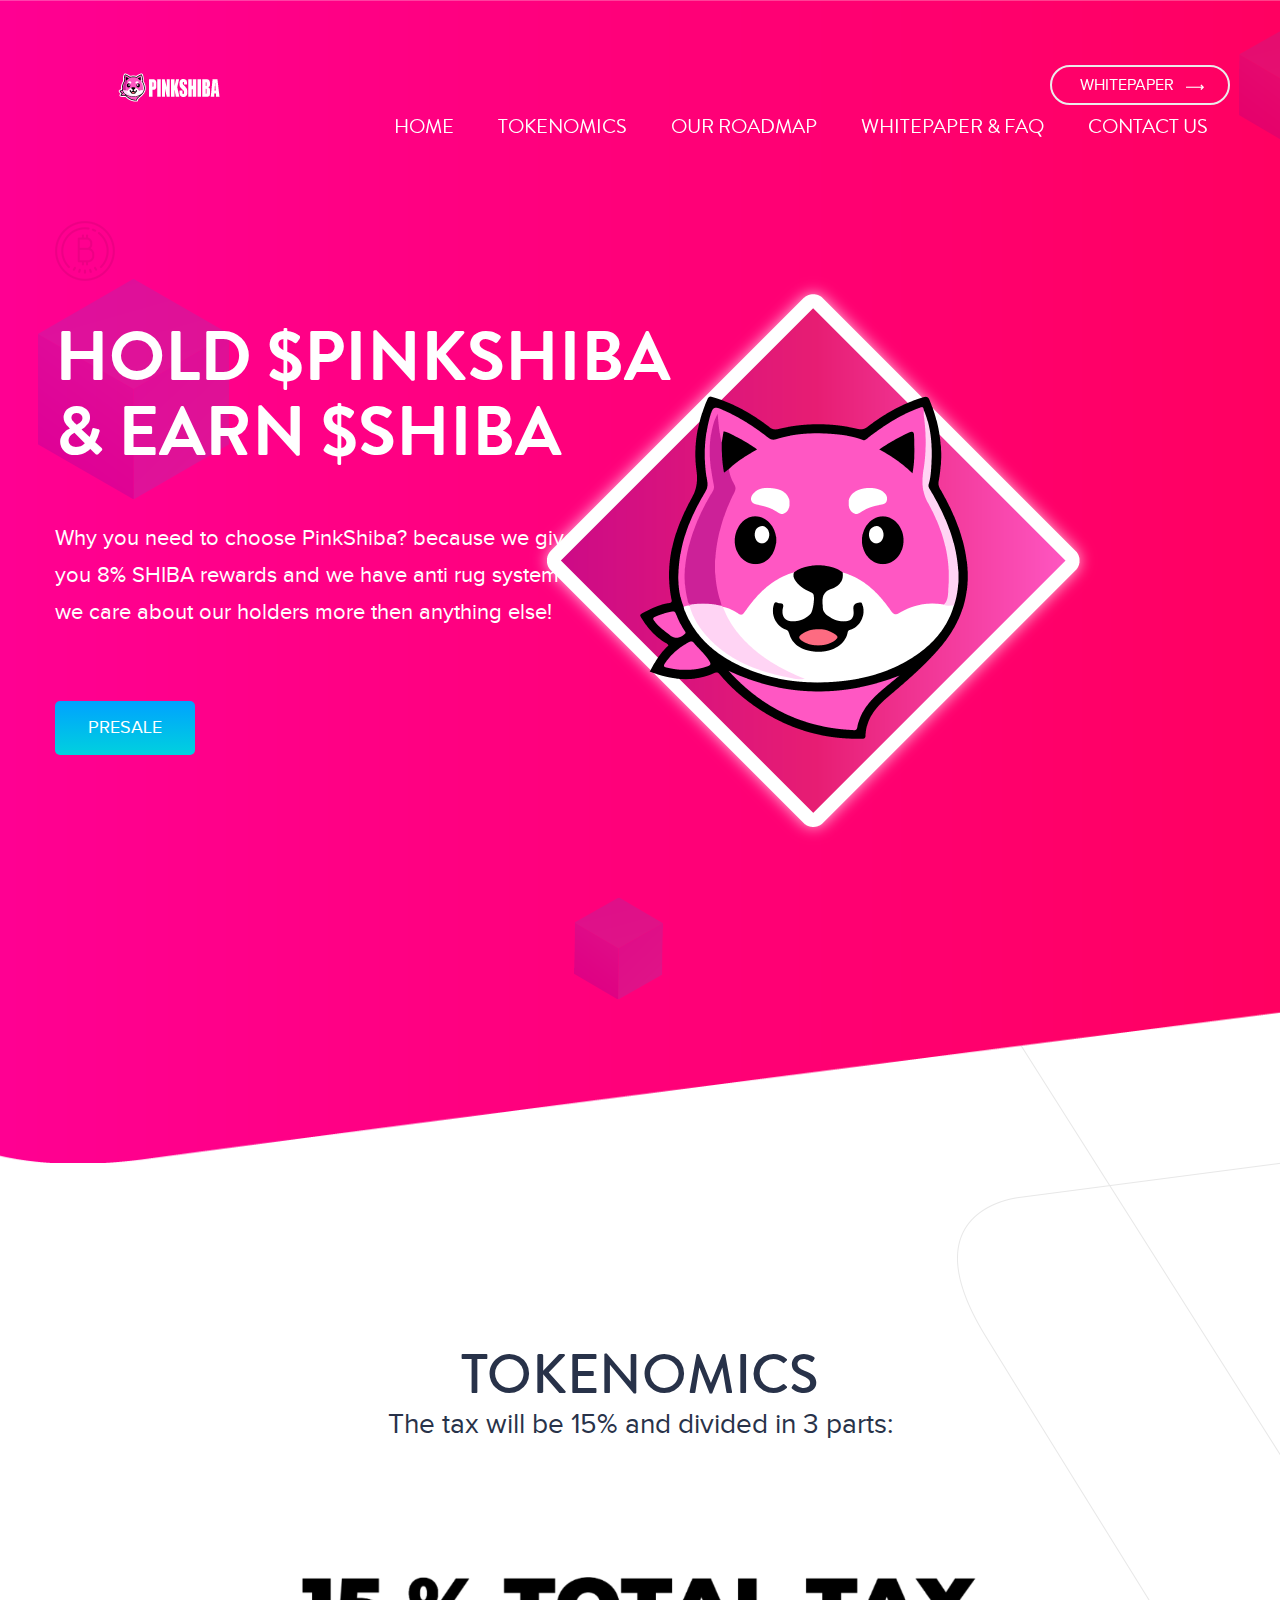
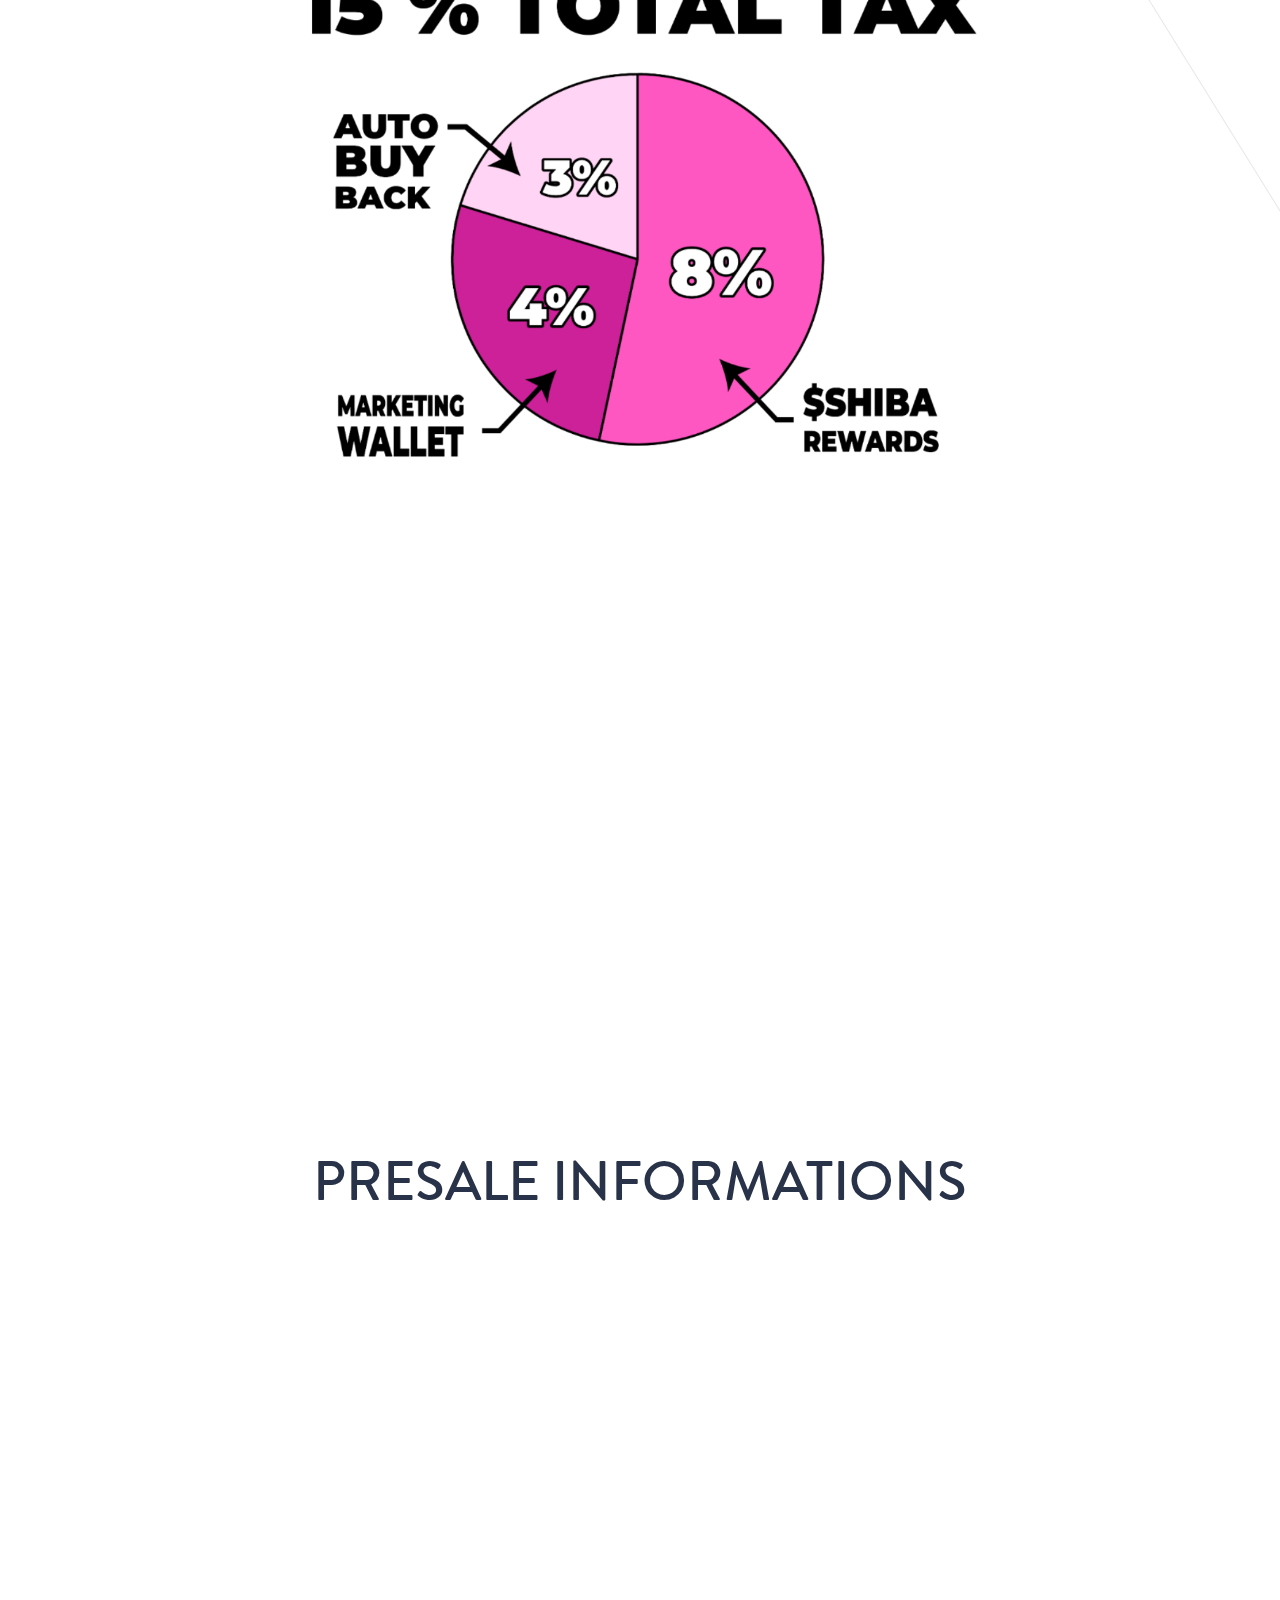
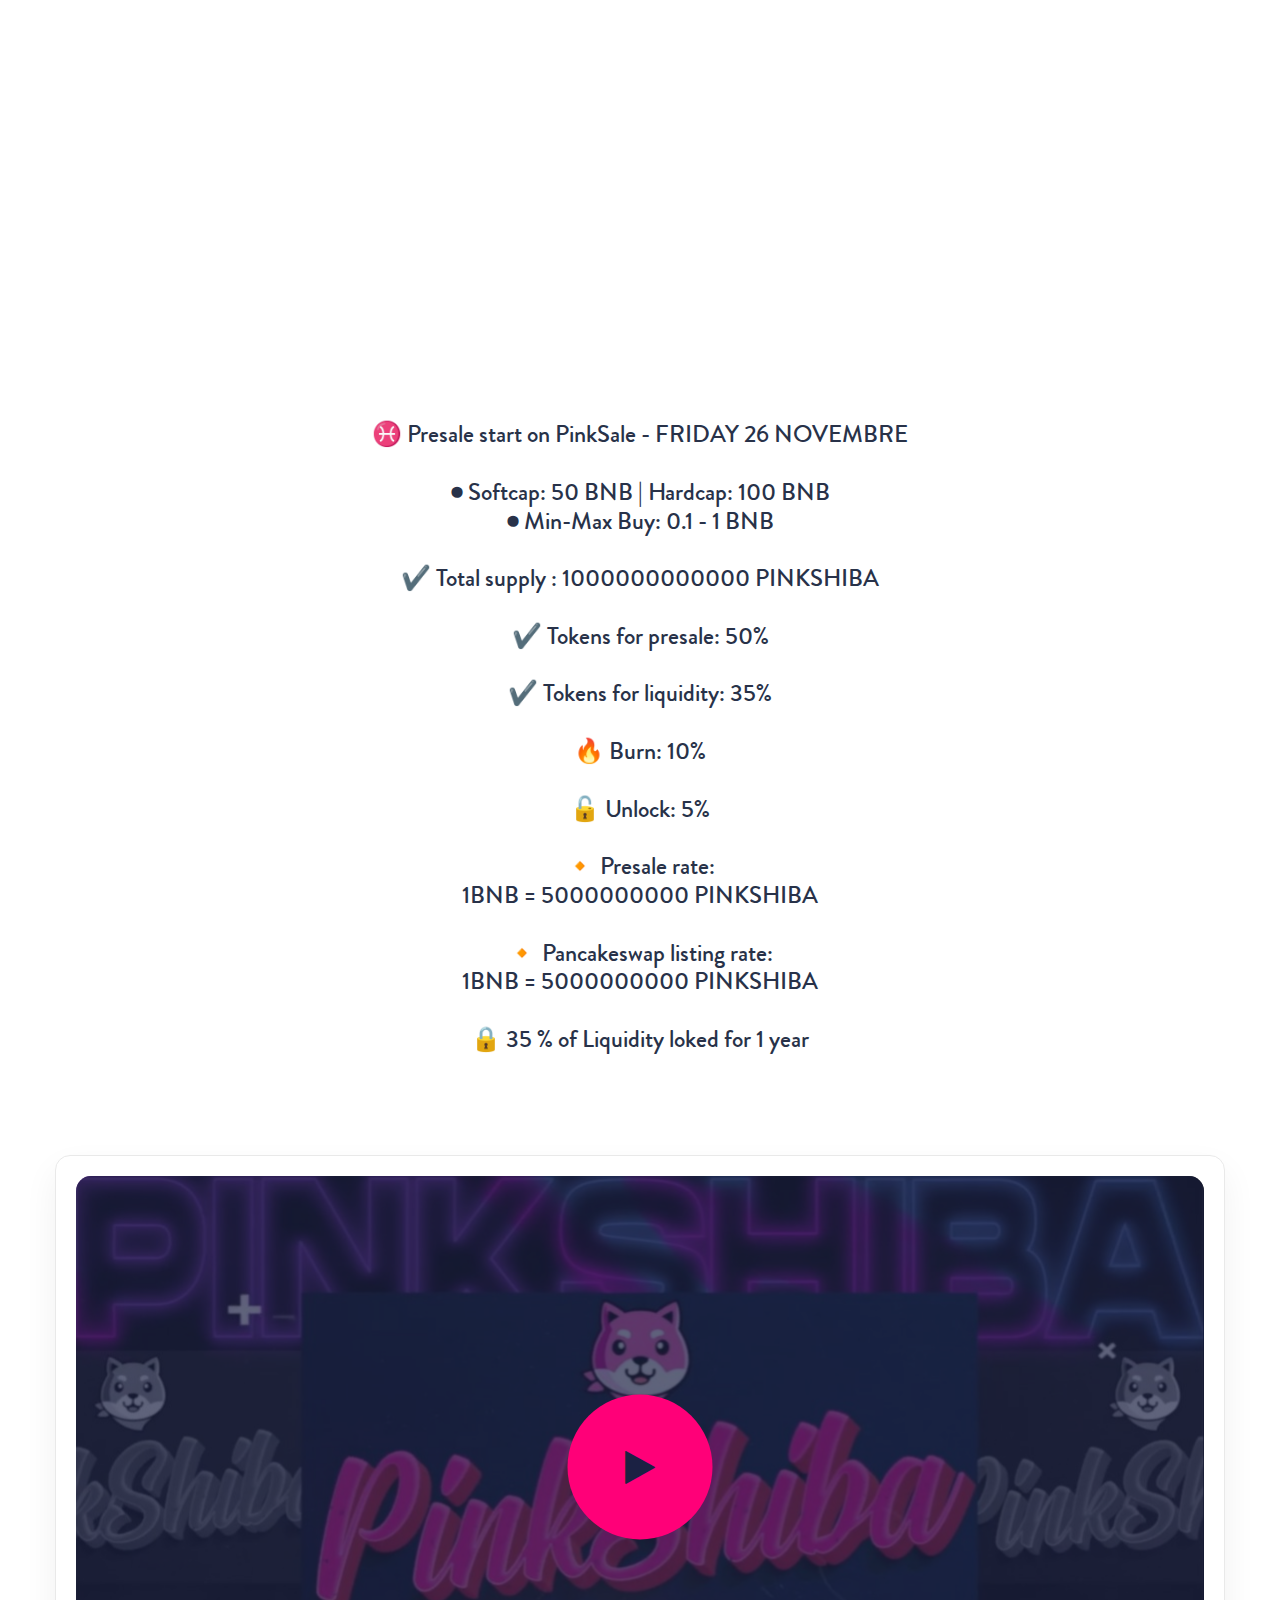
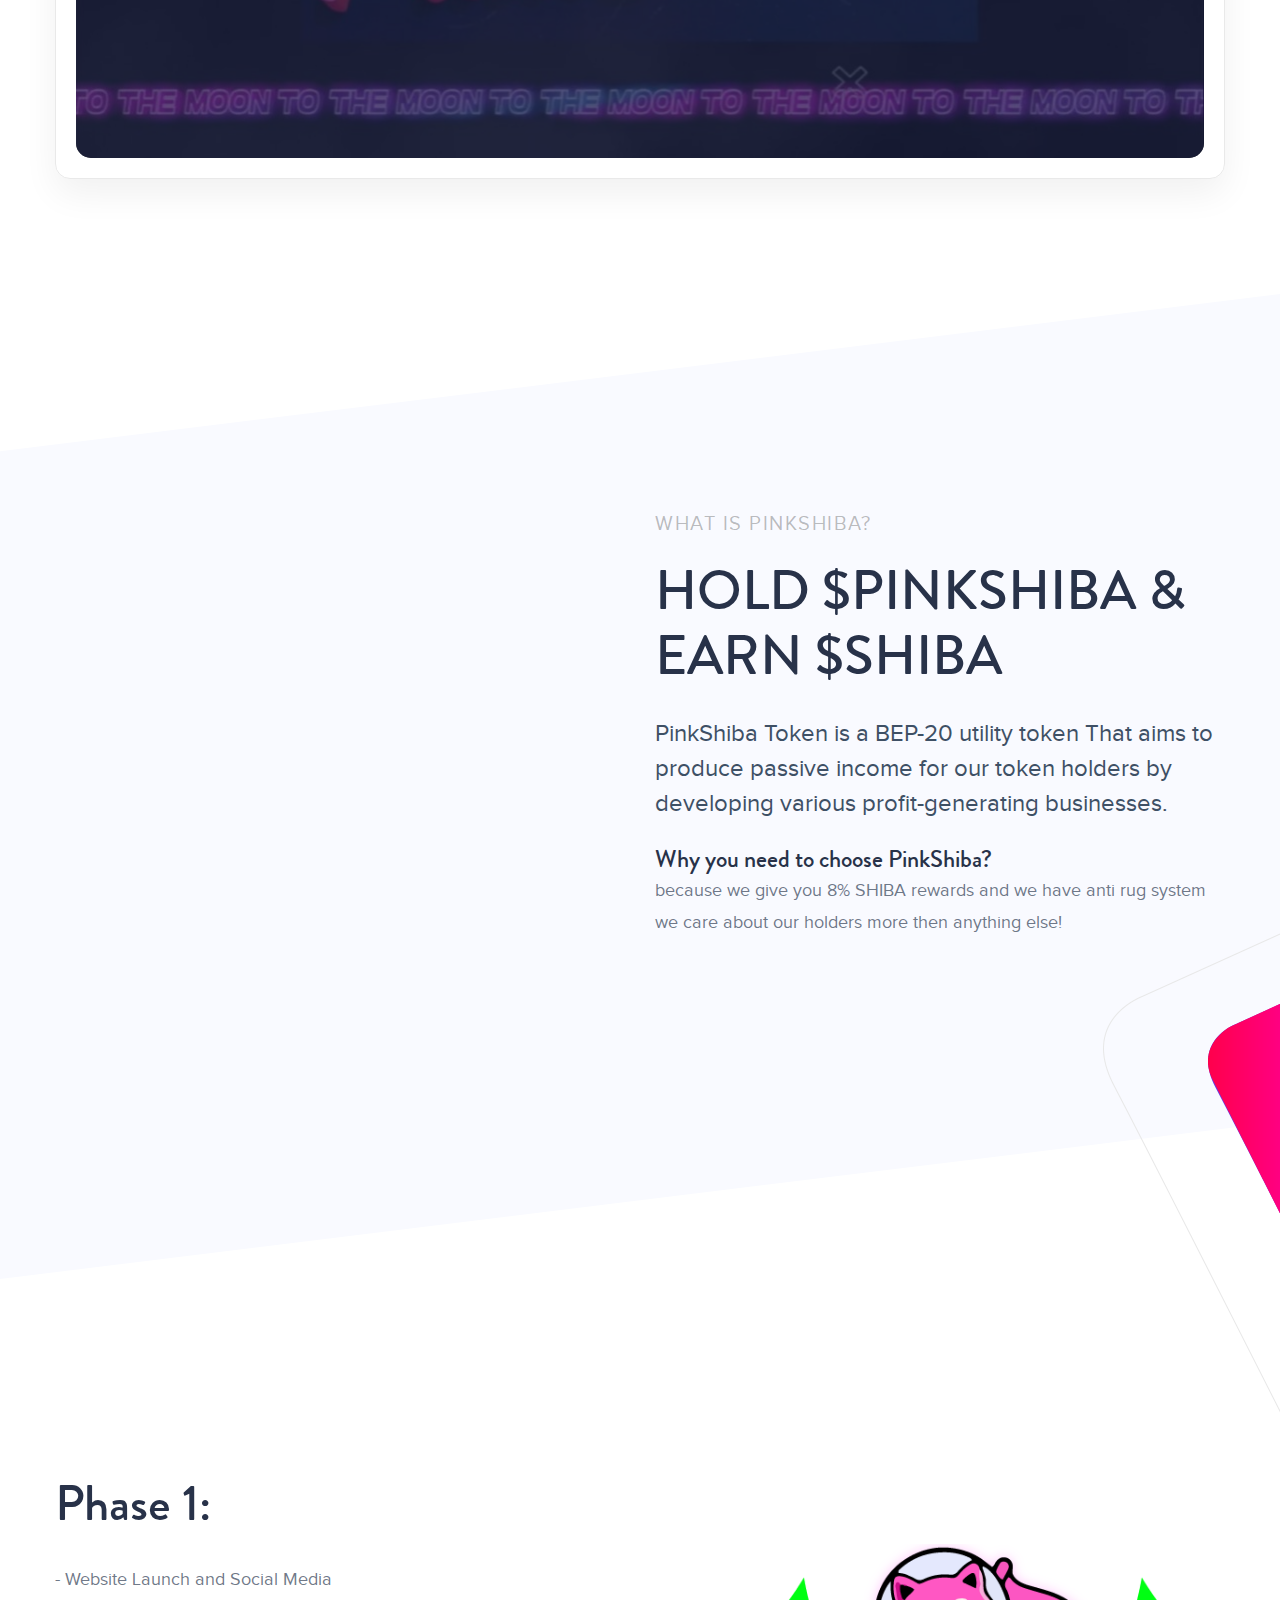
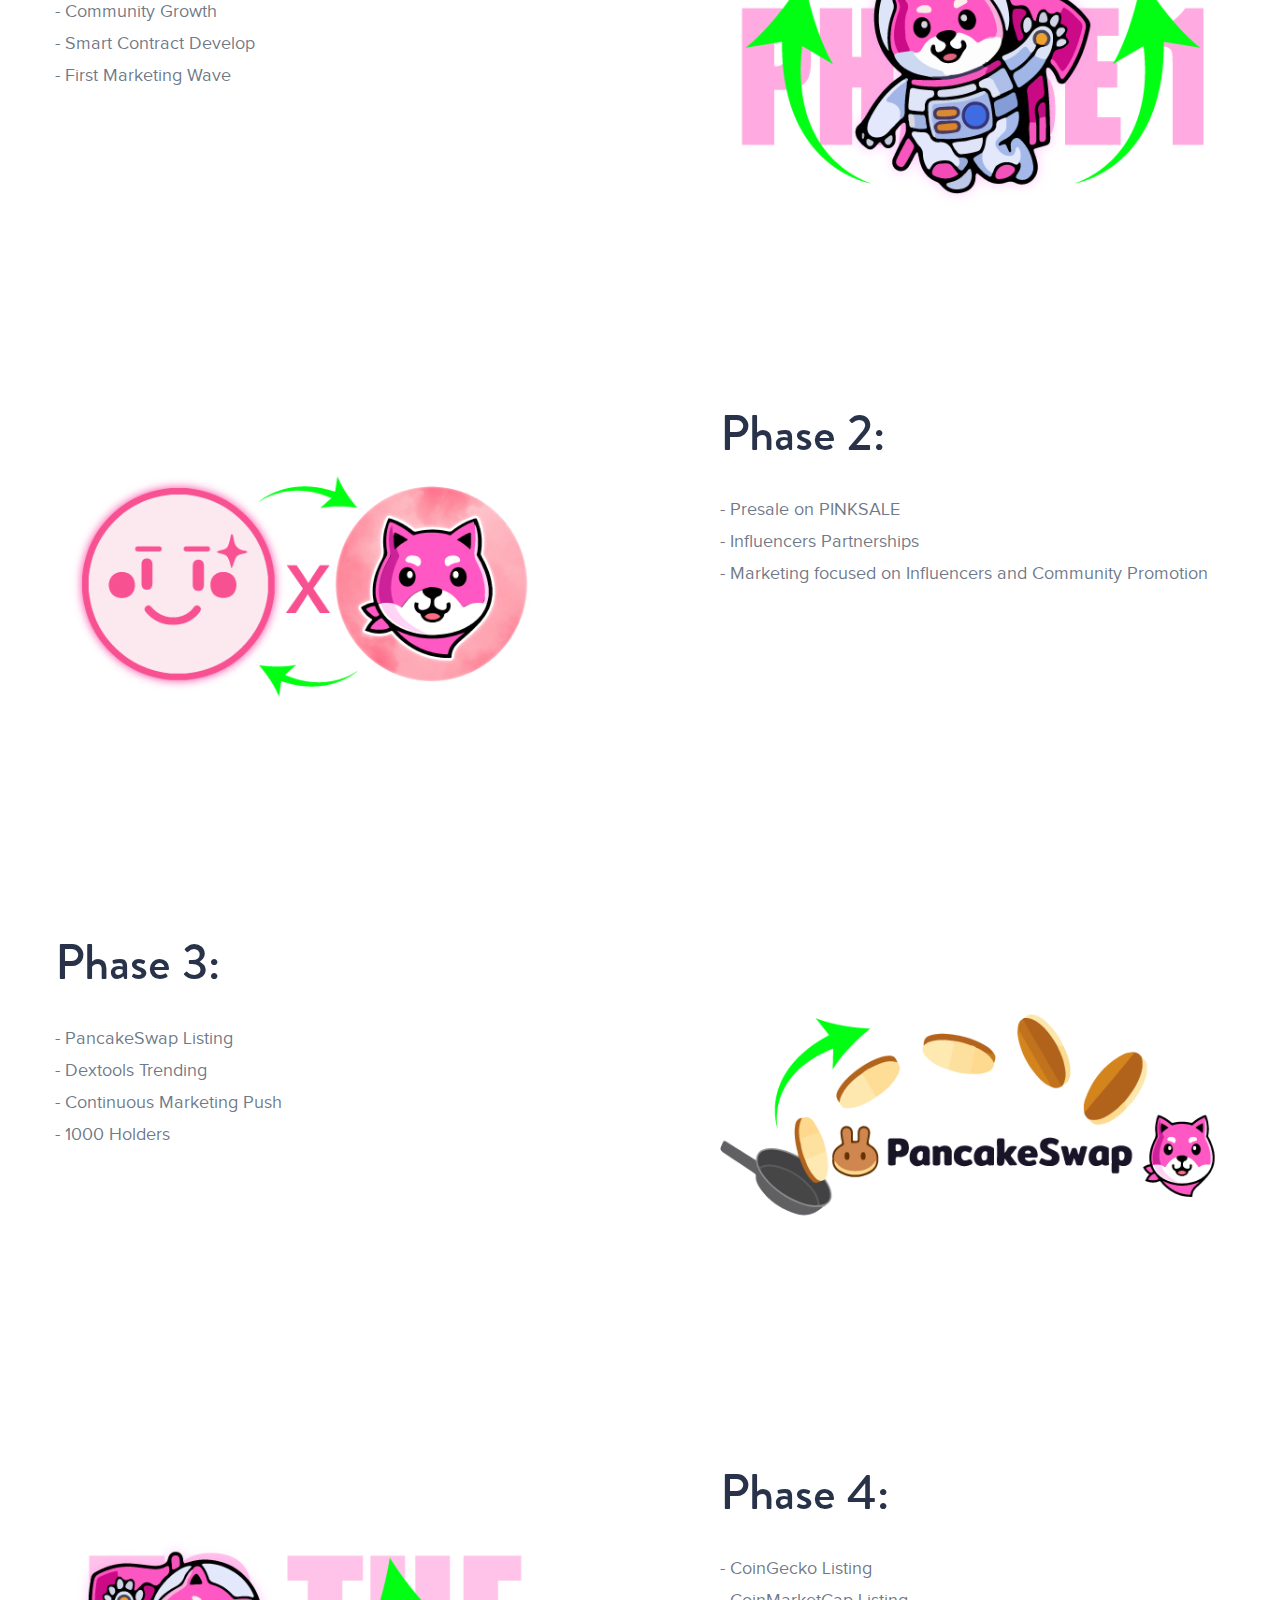
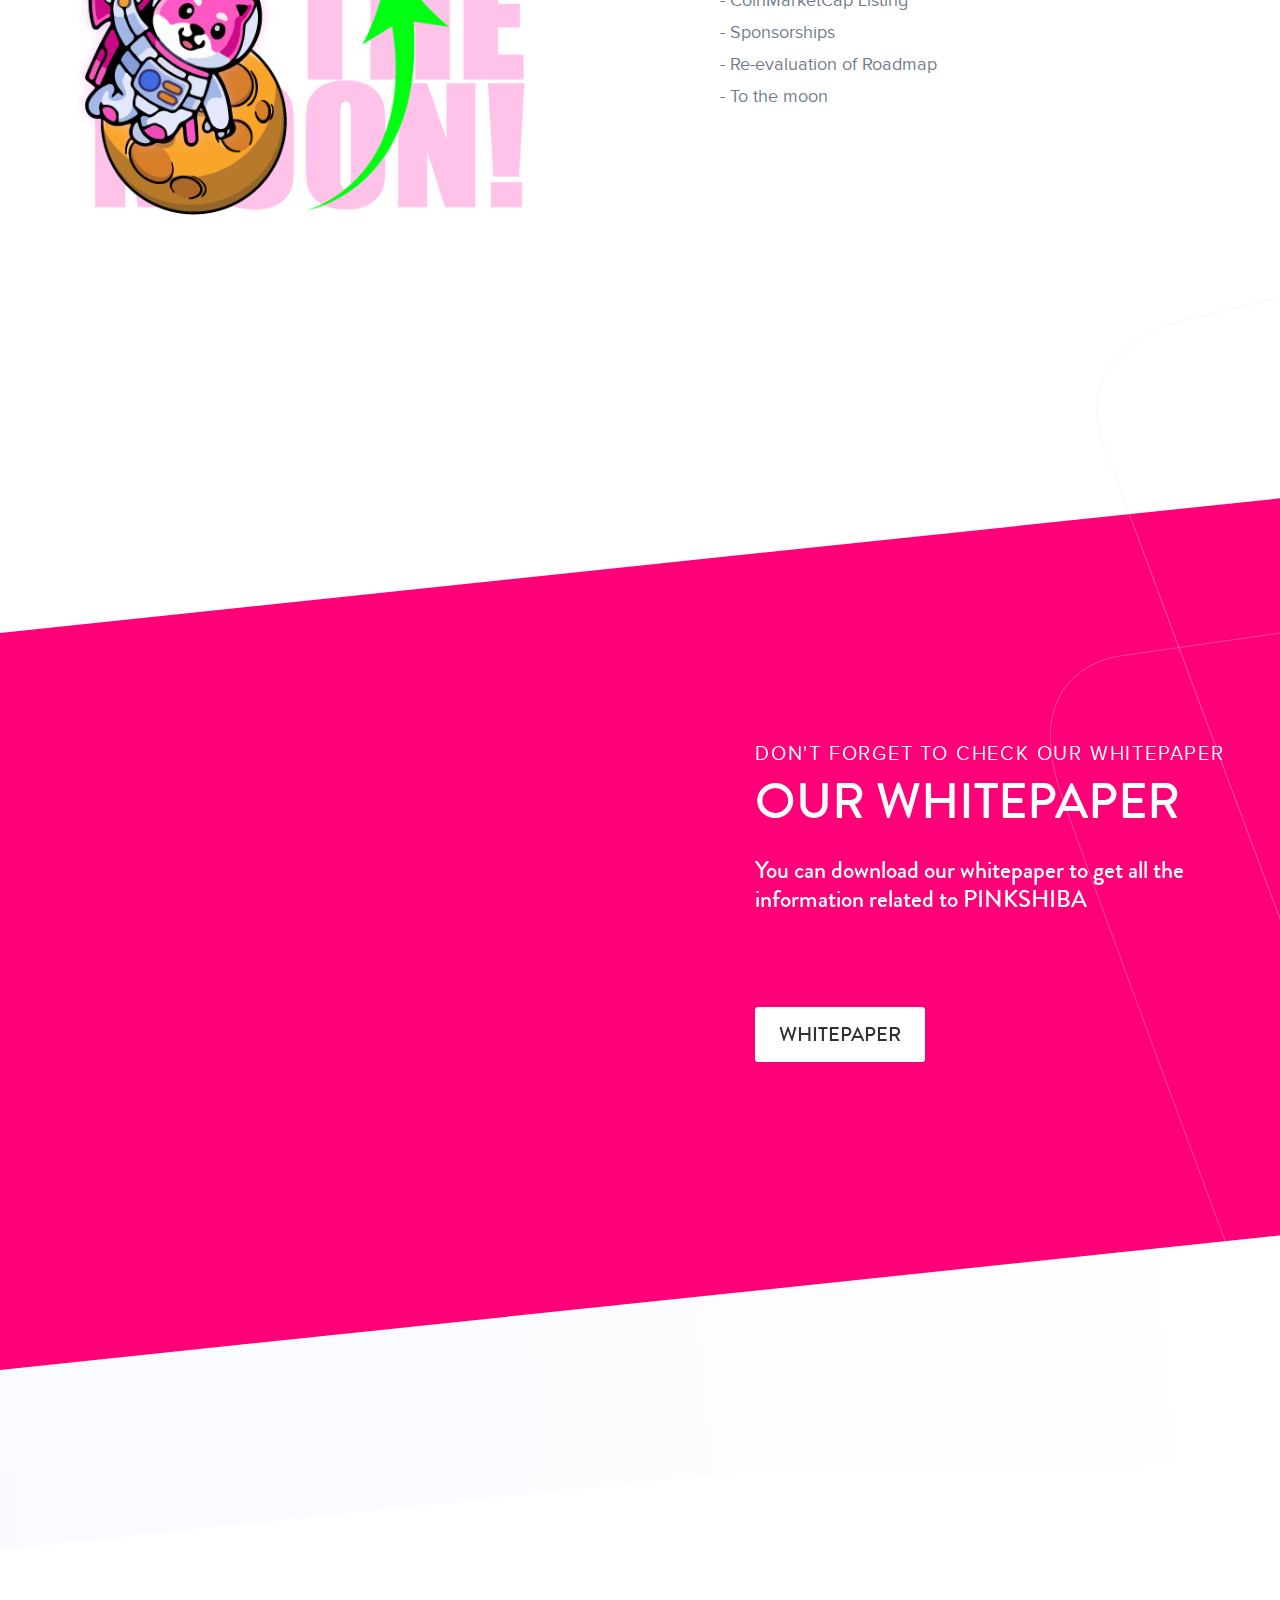
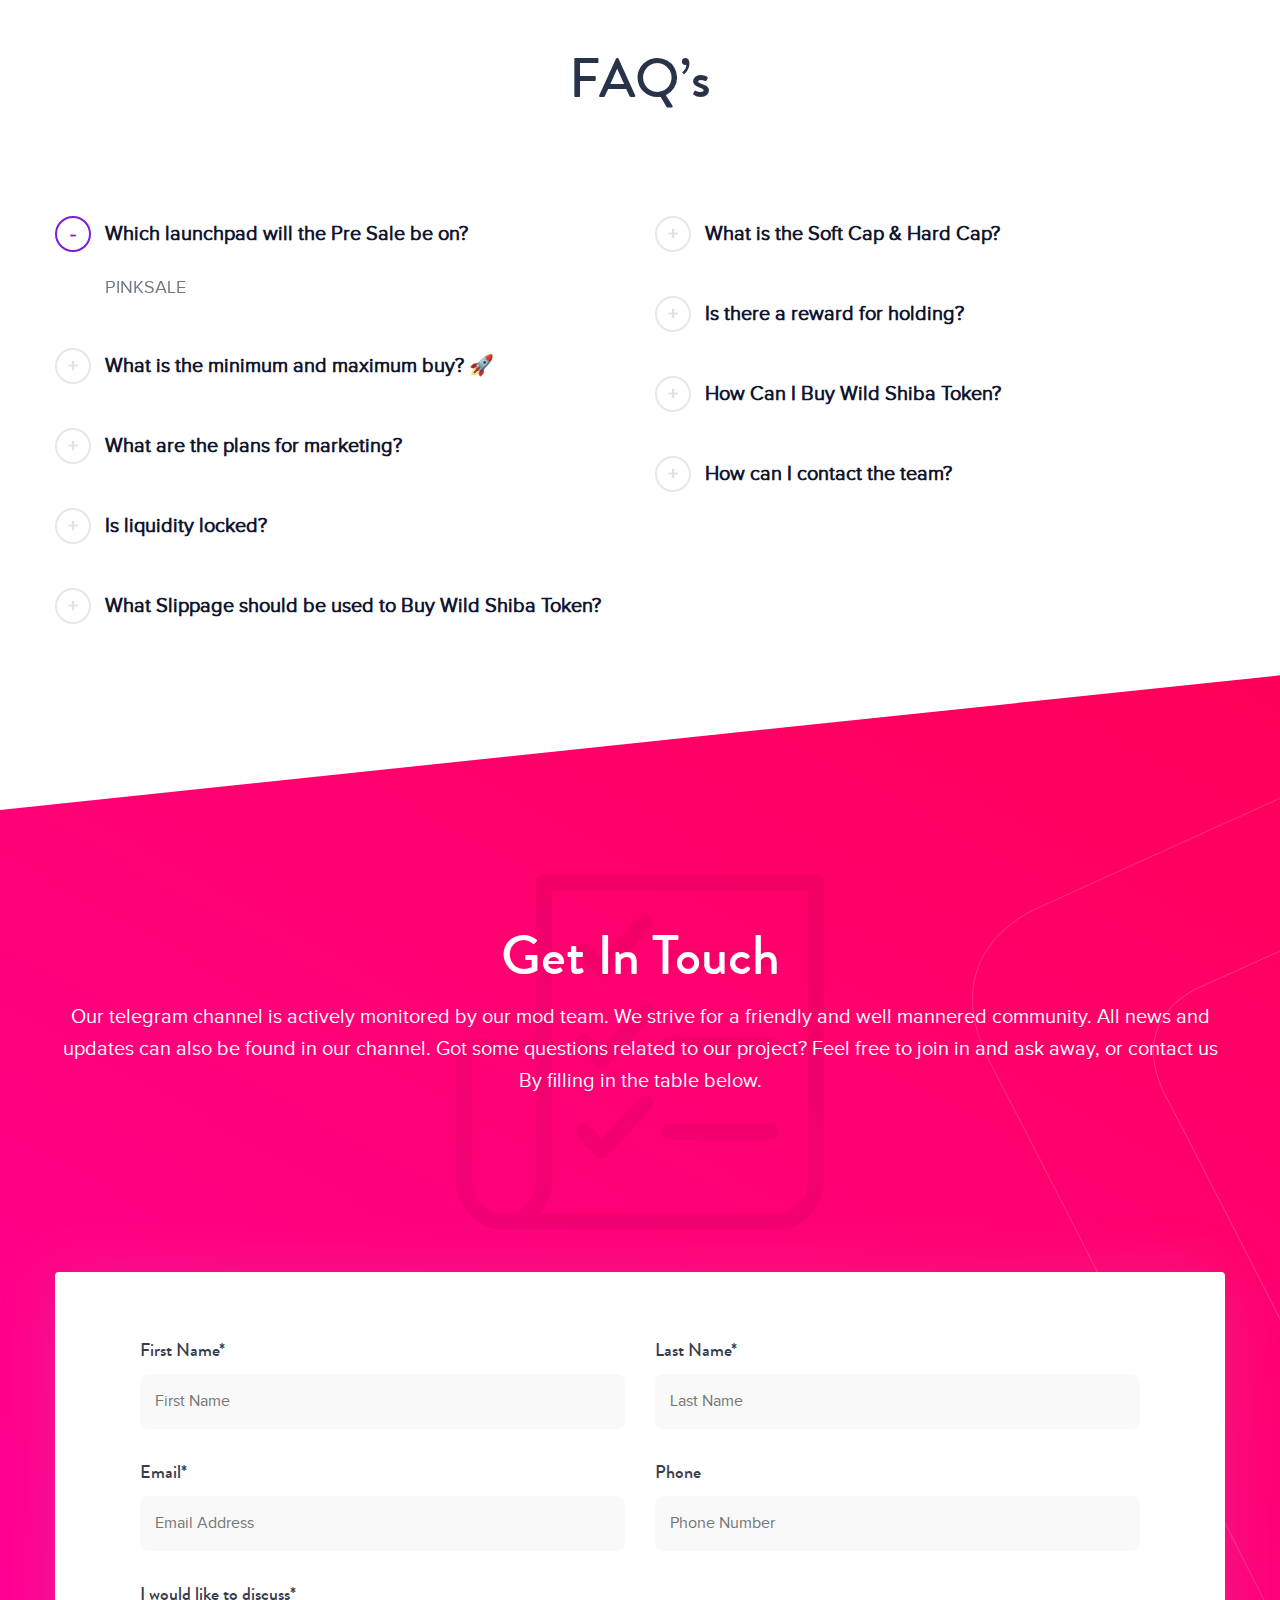
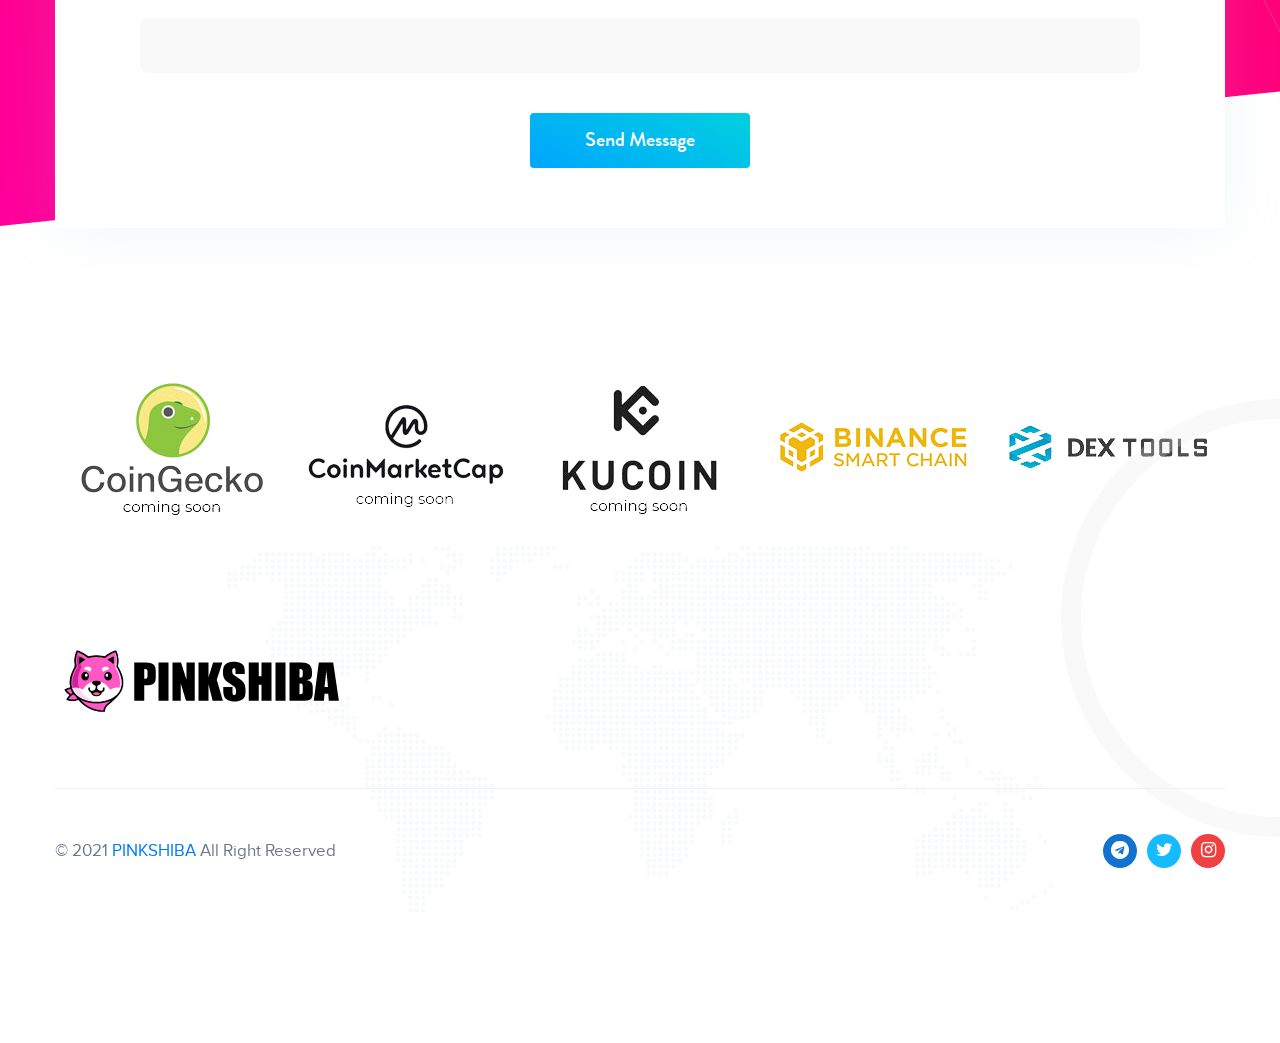
<file: index.html>
<!DOCTYPE html>
<html lang="en">
	<head>
		<meta charset="UTF-8">
		<meta name="keywords" content="pinkshiba, shiba, pink, crypto, pinksale">
		<meta name="author" content="pinkshiba">
		<meta name="description" content="Why you need to choose PinkShiba? because we give you 8% SHIBA rewards and we have anti rug system we care about our holders more then anything else!">
		<meta name='og:image' content='images/home/ogg.png'>
		<!-- For IE -->
		<meta http-equiv="X-UA-Compatible" content="IE=edge">
		<!-- For Resposive Device -->
		<meta name="viewport" content="width=device-width, initial-scale=1.0">

		<title>$PINKSHIBA - HOLD $PINKSHIBA EARN $SHIBA</title>

		<!-- Favicon -->
		<link rel="icon" type="image/png" sizes="56x56" href="images/fav-icon/icon.png">

		<!-- Main style sheet -->
		<link rel="stylesheet" type="text/css" href="css/style.css">
		<!-- responsive style sheet -->
		<link rel="stylesheet" type="text/css" href="css/responsive.css">
		<!-- Color Css -->
		<link rel="stylesheet" type="text/css" href="css/color-three.css">

		<!-- Fix Internet Explorer ______________________________________-->

		<!--[if lt IE 9]>
			<script src="http://html5shiv.googlecode.com/svn/trunk/html5.js"></script>
			<script src="vendor/html5shiv.js"></script>
			<script src="vendor/respond.js"></script>
		<![endif]-->
			
	</head>

	<body>
		<div class="main-page-wrapper">

			<!-- ********************** Loading Transition ************************ -->
			<div id="loader-wrapper">
				<div id="loader"></div>
			</div>

			<div class="html-top-content">
				<!-- ********************** Theme Top Banne & Header ************************ -->
				<div class="theme-top-section">
					<!-- ^^^^^^^^^^^^^^^^^ Theme Menu ^^^^^^^^^^^^^^^ -->
					<header class="theme-main-menu full-width color-white">
						<div class="clearfix">
							<div class="menu-wrapper clearfix">
								<div class="logo"><a href="index.html"><img src="images/logo/logo2.png" alt="Logo"></a></div>
								
								<ul class="right-widget celarfix">
									<li class="login-button"><a href="https://drive.google.com/file/d/1euF1MjUvtHlZMhW1IN41XtfhNdYXjHh4/view?usp=sharing">WHITEPAPER <i class="flaticon-right-thin"></i></a></li>
								</ul> <!-- /.right-widget -->

								<!-- Navigation -->
							    <nav class="navbar navbar-expand-lg dark-bg" id="mega-menu-holder">
							    	<div class="clearfix">
							    		<button class="navbar-toggler" type="button" data-toggle="collapse" data-target="#navbarResponsive" aria-controls="navbarResponsive" aria-expanded="false" aria-label="Toggle navigation">
							    		  <i class="fa fa-bars" aria-hidden="true"></i>
							    		</button>
							    		<div class="collapse navbar-collapse" id="navbarResponsive">
							    		  <ul class="navbar-nav">
							    		  	<li class="nav-item">
							    		  	  <a class="nav-link js-scroll-trigger" href="#about">HOME</a>
							    		  	</li>
							    		  	<li class="nav-item">
							    		  	  <a class="nav-link js-scroll-trigger" href="#features">TOKENOMICS</a>
							    		  	</li>
							    		  	<li class="nav-item">
							    		  	  <a class="nav-link js-scroll-trigger" href="#services">OUR ROADMAP</a>
							    		  	</li>
							    		  	<li class="nav-item">
							    		  	  <a class="nav-link js-scroll-trigger" href="#apps-review">WHITEPAPER & FAQ</a>
							    		  	</li>
							    		  	<li class="nav-item">
							    		  	  <a class="nav-link js-scroll-trigger" href="#contact">CONTACT US</a>
							    		  	</li>
							    		  </ul>
							    		</div>
							    	</div>
							    </nav>

								
							</div> <!-- /.menu-wrapper -->
						</div> <!-- /.container -->
					</header> <!-- /.theme-main-menu -->
					


					<!-- ^^^^^^^^^^^^^^^^^ Theme Banner ^^^^^^^^^^^^^^^ -->
					<div id="theme-banner" class="theme-banner-three">
						<img src="images/shape/16.png" alt="" class="shape-one">
						<img src="images/shape/17.png" alt="" class="shape-two">
						<img src="images/shape/19.png" alt="" class="shape-four">
						<div class="container">
							<div class="main-text-wrapper">
								<h1>HOLD $PINKSHIBA <br>& EARN $SHIBA</h1>
								<p>Why you need to choose PinkShiba? because we give <br>you 8% SHIBA rewards and we have anti rug system <br>we care about our holders more then anything else!</p>
								<ul class="button-group clearfix">
									<li><a href="#">PRESALE</a></li>
								</ul>
								<img src="images/shape/18.png" alt="" class="shape-three">
								<img src="images/icon/3.png" alt="" class="shape-five">
							</div>
						</div>
					</div> <!-- /.theme-banner-three -->
				</div> <!-- /.theme-top-section -->
				



		        <!--
				=====================================================
					Our Feature Four
				=====================================================
				-->
				<div class="our-features-four" id="features">
					<img src="images/shape/27.png" alt="" class="shape">
					<div class="container">
						<div class="theme-title text-center">
							<h2>TOKENOMICS </h2>
							<h3>The tax will be 15% and divided in 3 parts:</h3>
						</div>
						<img src="images/home/GRAPH.png" alt="" class="center">
						<div class="row">
							<div class="col-md-4 col-sm-6 col-xs-12" data-aos="fade-up" data-aos-duration="900">
								<div class="single-feature">
									<div class="icon-box">
										<img src="images/shape/20.png" alt="" class="primary-icon">
									</div>
									<h3>4% Marketing Wallet </h3>
									<p>We have great plans for Marketing  (For PRESALE & LAUNCH & After LAUNCH!)</p>
									<a href="#"><i class="flaticon-right-thin"></i></a>
								</div> <!-- /.single-feature -->
							</div> <!-- /.col- -->
							<div class="col-md-4 col-sm-6 col-xs-12" data-aos="fade-up" data-aos-duration="1200">
								<div class="single-feature">
									<div class="icon-box">
										<img src="images/shape/21.png" alt="" class="primary-icon">
									</div>
									<h3>8% SHIBA Rewards</h3>
									<p>More Profit to HOLDERS & Higher MarketCap!</p>
									<a href="#"><i class="flaticon-right-thin"></i></a>
								</div> <!-- /.single-feature -->
							</div> <!-- /.col- -->
							<div class="col-md-4 col-sm-6 col-xs-12" data-aos="fade-up" data-aos-duration="1500">
								<div class="single-feature">
									<div class="icon-box">
										<img src="images/shape/22.png" alt="" class="primary-icon">
									</div>
									<h3>3% Auto Buy Back</h3>
									<p>To PUMP the project TO THE MOON! And Atchive Higher MarketCap!</p>
									<a href="#"><i class="flaticon-right-thin"></i></a>
								</div> <!-- /.single-feature -->
							</div> <!-- /.col- -->
						</div> <!-- /.row -->

						<div class="theme-title text-center">
							<h2><br> <br>PRESALE INFORMATIONS</h2>
							<h3><br> <br></h3>
							<img src="images/home/0202.png" alt="" class="center" data-aos="fade-up" data-aos-duration="2500">
							<h3><br> <br></h3>
							<h4><br> <br>♓ Presale start on PinkSale -  FRIDAY 26 NOVEMBRE<br> <br>⏺ Softcap: 50 BNB | Hardcap: 100 BNB<br>⏺ Min-Max Buy: 0.1 - 1 BNB<br> <br>✔️ Total supply : 1000000000000 PINKSHIBA<br> <br>✔️ Tokens for presale: 50%<br>  <br>✔️ Tokens for liquidity: 35% <br>  <br>🔥 Burn: 10%<br>  <br>🔓 Unlock: 5%<br>  <br>🔸 Presale rate:<br>1BNB = 5000000000 PINKSHIBA<br> <br>🔸 Pancakeswap listing rate:<br>1BNB = 5000000000 PINKSHIBA<br> <br>🔒 35 % of Liquidity loked for 1 year</h4>
						</div>
					</div> <!-- /.container -->
					</section><!-- /.service-one -->
        <div class="video-one">
            <div class="container">
                <div class="video-one__content">
                    <img src="images/video-1-1.jpg" alt="Awesome Image" />
                    <a href="https://youtu.be/b7Ug8nmlTM0" class="video-one__link video-popup"><i class="fa fa-play"></i></a>
                </div><!-- /.video-one__content -->
            </div><!-- /.container -->
        </div><!-- /.video-one -->
        <section class="cta-one">
				</div> <!-- /.our-features-four -->




				<!--
				=====================================================
					About Us
				=====================================================
				-->
				<div class="about-cryto style-two" id="about">
					<div class="container">
						<div class="row">
							<div class="col-lg-6 order-lg-last">
								<div class="theme-title">
									<div class="upper-heading">What is PINKSHIBA?</div>
									<h2>HOLD $PINKSHIBA & EARN $SHIBA</h2>
								</div> <!-- /.theme-title -->
								<p class="sub-text">PinkShiba Token is a BEP-20 utility token That aims to produce passive income for our token holders by developing various profit-generating businesses.<br></p>
								<h4>Why you need to choose PinkShiba?</h4>
								<p>because we give you 8% SHIBA rewards and we have anti rug system we care about our holders more then anything else!<br> <br><br> <br><br> <br></p>
							</div>
							<div class="col-lg-6 order-lg-first">
								<div class="icon-data">
									<div class="single-box" data-aos="fade-right" data-aos-duration="1100">
										<img src="images/icon/14.png" alt="">
										<h3>Safe Investment</h3>
										<p>Investing In PINKSHIBA Is TOTALLY SAFE Thanks To Our Anti-Bots System.</p>
									</div> <!-- /.single-box -->
									<div class="single-box" data-aos="fade-down" data-aos-duration="1100">
										<img src="images/icon/15.png" alt="">
										<h3>Our Project</h3>
										<p>Our Project Is UNIQUE, STRONG, And OPTIMISTIC ... (Check Our Whitepaper For More INFORMATIONS)</p>
									</div> <!-- /.single-box -->
									<div class="single-box" data-aos="fade-up" data-aos-duration="1100">
										<img src="images/icon/16.png" alt="">
										<h3>High Profit</h3>
										<p>Our Marketing Plans and Tokonomics Can Guarantee To You The Biggest Profit As A HOLDER!</p>
									</div> <!-- /.single-box -->
								</div> <!-- /.icon-data -->
							</div>
						</div>
					</div> <!-- /.container -->
				</div>





				<!--
				=====================================================
					Our Feature Five
				=====================================================
				-->
				<div class="our-feature-five" id="services">
				<img src="images/shape/28.png" alt="" class="shape">
					<div class="container">
						<div class="row single-block">
							<div class="col-lg-6">
								<div class="text">
									<h2 class="title">Phase 1:</h2>
									<p>- Website Launch and Social Media<br>- Community Growth<br>- Smart Contract Develop<br>- First Marketing Wave<br></p>
								</div> <!-- /.text -->
							</div> <!-- /.col- -->
							<div class="col-lg-6 img-box"><div><img src="images/shape/23.png" alt=""></div></div>
						</div> <!-- /.row -->

						<div class="row single-block">
							<div class="col-lg-6 order-lg-last">
								<div class="text">
									<h2 class="title">Phase 2:</h2>
									<p>- Presale on PINKSALE<br>- Influencers Partnerships<br>- Marketing focused on Influencers and Community Promotion</p>
								</div> <!-- /.text -->
							</div> <!-- /.col- -->
							<div class="col-lg-6 order-lg-first img-box"><div><img src="images/shape/24.png" alt=""></div></div>
						</div> <!-- /.row -->

						<div class="row single-block">
							<div class="col-lg-6">
								<div class="text">
									<h2 class="title">Phase 3:</h2>
									<p>- PancakeSwap Listing<br>- Dextools Trending<br>- Continuous Marketing Push<br>- 1000 Holders</p>
								</div> <!-- /.text -->
							</div> <!-- /.col- -->
							<div class="col-lg-6 img-box"><div><img src="images/shape/25.png" alt=""></div></div>
						</div> <!-- /.row -->

						<div class="row single-block">
							<div class="col-lg-6 order-lg-last">
								<div class="text">
									<h2 class="title">Phase 4:</h2>
									<p>- CoinGecko Listing<br>- CoinMarketCap Listing<br>- Sponsorships<br>- Re-evaluation of Roadmap<br>- To the moon</p>
								</div> <!-- /.text -->
							</div> <!-- /.col- -->
							<div class="col-lg-6 order-lg-first img-box"><div><img src="images/shape/54.png" alt=""></div></div>
						</div> <!-- /.row -->
					</div> <!-- /.container -->
				</div> <!-- /.our-feature-five -->
				
				



				<!--
				=====================================================
					Apps Overview
				=====================================================
				-->
				<div class="apps-overview color-three" id="apps-review">
					<img src="images/shape/29.png" alt="" class="shape">
					<div class="overlay-bg">
						<div class="container">
							<div class="inner-wrapper">
								<img src="images/home/x.png" alt="" class="centerx" data-aos="fade-up" data-aos-duration="2500">
								<div class="row">
									<div class="col-lg-5 offset-lg-7">
										<div class="text">
											<h3>Don't forget to check our WHITEPAPER</h3>
											<h2>OUR WHITEPAPER</h2>
											<h6>You can download our whitepaper to get all the information related to PINKSHIBA</h6>
											<p><br></p>
											<ul class="button-group">
												<li><a href="https://drive.google.com/file/d/1euF1MjUvtHlZMhW1IN41XtfhNdYXjHh4/view?usp=sharing">WHITEPAPER</a></li>
											</ul>
										</div> <!-- /.text -->
									</div>
								</div>
							</div> <!-- /.inner-wrapper -->
						</div>
					</div> <!-- /.overlay-bg -->
				</div> <!-- /.apps-overview -->



				<!--
				=====================================================
					Testimonial Section
				=====================================================
				-->
				<div class="testimonial-section">
					<div class="full-width">
				
					</div> <!-- /.full-width -->
				</div> <!-- /.testimonial-section -->


				<!-- 
				=============================================
					FaQ Section
				============================================== 
				-->
				<div class="faq-section">
					<div class="container">
						<div class="theme-title text-center">
							<h2>FAQ’s</h2>
						</div>

						<div class="row">
							<div class="col-lg-6">
								<div class="accordion-one">
									<div class="panel-group theme-accordion" id="accordion">
									  <div class="panel">
									    <div class="panel-heading active-panel">
									      <h6 class="panel-title">
									        <a data-toggle="collapse" data-parent="#accordion" href="#collapse1">
									        Which launchpad will the Pre Sale be on?</a>
									      </h6>
									    </div>
									    <div id="collapse1" class="panel-collapse collapse show">
									      <div class="panel-body">
									      	<p>PINKSALE</p>
									      </div>
									    </div>
									  </div> <!-- /panel 1 -->
									  <div class="panel">
									    <div class="panel-heading">
									      <h6 class="panel-title">
									        <a data-toggle="collapse" data-parent="#accordion" href="#collapse2">
									        What is the minimum and maximum buy? 🚀</a>
									      </h6>
									    </div>
									    <div id="collapse2" class="panel-collapse collapse">
									      <div class="panel-body">
									      	<p>Minimum 0.1 BNB  and Maximum 1 BNB</p>
									      </div>
									    </div>
									  </div> <!-- /panel 2 -->
									  <div class="panel">
									    <div class="panel-heading">
									      <h6 class="panel-title">
									        <a data-toggle="collapse" data-parent="#accordion" href="#collapse3">
									        What are the plans for marketing?</a>
									      </h6>
									    </div>
									    <div id="collapse3" class="panel-collapse collapse">
									      <div class="panel-body">
									      	<p>We are currently working with a major Crypto influencer and Marketing team, details Coming soon:)</p>
									      </div>
									    </div>
									  </div> <!-- /panel 3 -->
									  <div class="panel">
									    <div class="panel-heading">
									      <h6 class="panel-title">
									        <a data-toggle="collapse" data-parent="#accordion" href="#collapse4">
									       Is liquidity locked?</a>
									      </h6>
									    </div>
									    <div id="collapse4" class="panel-collapse collapse">
									      <div class="panel-body">
									      	<p>Yes, it will be locked for 1 year after the presale.</p>
									      </div>
									    </div>
									  </div> <!-- /panel 4 -->
									  <div class="panel">
									    <div class="panel-heading">
									      <h6 class="panel-title">
									        <a data-toggle="collapse" data-parent="#accordion-two" href="#collapse45">
									       What Slippage should be used to Buy Wild Shiba Token?</a>
									      </h6>
									    </div>
									    <div id="collapse45" class="panel-collapse collapse">
									      <div class="panel-body">
									      	<p>Set the Slippage to 11% or above.</p>
									      </div>
									    </div>
									  </div> <!-- /panel 5 -->
									</div> <!-- end #accordion -->
								</div> <!-- End of .accordion-one -->
							</div>

							<div class="col-lg-6">
								<div class="accordion-one">
									<div class="panel-group theme-accordion" id="accordion-two">
									  <div class="panel">
									    <div class="panel-heading">
									      <h6 class="panel-title">
									        <a data-toggle="collapse" data-parent="#accordion-two" href="#collapse11">
									        What is the Soft Cap & Hard Cap?</a>
									      </h6>
									    </div>
									    <div id="collapse11" class="panel-collapse collapse">
									      <div class="panel-body">
									      	<p>SC= 50 BNB - HC= 100 BNB</p>
									      </div>
									    </div>
									  </div> <!-- /panel 1 -->
									  <div class="panel">
									    <div class="panel-heading">
									      <h6 class="panel-title">
									        <a data-toggle="collapse" data-parent="#accordion-two" href="#collapse22">
									        Is there a reward for holding?</a>
									      </h6>
									    </div>
									    <div id="collapse22" class="panel-collapse collapse">
									      <div class="panel-body">
									      	<p>we give you 8% SHIBA rewards as a Holder 🚀</p>
									      </div>
									    </div>
									  </div> <!-- /panel 2 -->

									  <div class="panel">
									    <div class="panel-heading">
									      <h6 class="panel-title">
									        <a data-toggle="collapse" data-parent="#accordion-two" href="#collapse33">
									        How Can I Buy Wild Shiba Token?</a>
									      </h6>
									    </div>
									    <div id="collapse33" class="panel-collapse collapse">
									      <div class="panel-body">
									      	<p>You can participate in the pre-Sale that is happening soon on PinkSale. And once the pre-sale is over, you can buy it from PancakeSwap.</p>
									      </div>
									    </div>
									  </div> <!-- /panel 3 -->
									  <div class="panel">
									    <div class="panel-heading">
									      <h6 class="panel-title">
									        <a data-toggle="collapse" data-parent="#accordion-two" href="#collapse44">
									       How can I contact the team?</a>
									      </h6>
									    </div>
									    <div id="collapse44" class="panel-collapse collapse">
									      <div class="panel-body">
									      	<p>The best way to contact the team is through our Telegram. We are always available to help you!</p>
									      </div>
									    </div>
									  </div> <!-- /panel 4 -
									</div> <!-- end #accordion-two -->
								</div> <!-- End of .accordion-one -->
							</div>
						</div>
					</div>
				</div> <!-- /.faq-section -->




				<!-- 
				=============================================
					Contact Us One
				============================================== 
				-->
				<div class="contact-us-one bg-color m0" id="contact">
					<img src="images/shape/26.png" alt="" class="shape">
					<img src="images/shape/30.png" alt="" class="shape-two">
					<div class="container">
						<div class="theme-title text-center">
							<h2>Get In Touch</h2>
							<p>Our telegram channel is actively monitored by our mod team. We strive for a friendly and well mannered community. All news and updates can also be found in our channel. Got some questions related to our project? Feel free to join in and ask away, or contact us By filling in the table below. </p>
						</div>
						<form action="#" class="form-validation" autocomplete="off">
							<div class="row">
								<div class="col-md-6">
									<label>First Name*</label>
									<input type="text" placeholder="First Name" name="firstName">
								</div>
								<div class="col-md-6">
									<label>Last Name*</label>
									<input type="text" placeholder="Last Name" name="lastName">
								</div>
								<div class="col-md-6">
									<label>Email*</label>
									<input type="email" placeholder="Email Address" name="email">
								</div>
								<div class="col-md-6">
									<label>Phone</label>
									<input type="text" placeholder="Phone Number" name="phone">
								</div>
								<div class="col-12">
									<label>I would like to discuss*</label>
									<input type="text" name="message">
								</div>
							</div>
							<button>Send Message</button>
						</form>
						<!--Contact Form Validation Markup -->
						<!-- Contact alert -->
						<div class="alert-wrapper" id="alert-success">
							<div id="success">
								<button class="closeAlert"><i class="fa fa-times" aria-hidden="true"></i></button>
								<div class="wrapper">
					               	<p>Your message was sent successfully.</p>
					             </div>
					        </div>
					    </div> <!-- End of .alert_wrapper -->
					    <div class="alert-wrapper" id="alert-error">
					        <div id="error">
					           	<button class="closeAlert"><i class="fa fa-times" aria-hidden="true"></i></button>
					           	<div class="wrapper">
					               	<p>Sorry!Something Went Wrong.</p>
					            </div>
					        </div>
					    </div> <!-- End of .alert_wrapper -->
					</div>
				</div> <!-- /.contact-us-one -->


				<!--
				=====================================================
					Partner Slider
				=====================================================
				-->
				<div class="partner-section">
					<div class="container">
						<div class="partner-slider">
							<div class="item"><a href="#"><img src="images/logo/p-1.png" alt=""></a></div>
							<div class="item"><a href="#"><img src="images/logo/p-2.png" alt=""></a></div>
							<div class="item"><a href="#"><img src="images/logo/p-3.png" alt=""></a></div>
							<div class="item"><a href="#"><img src="images/logo/p-4.png" alt=""></a></div>
							<div class="item"><a href="#"><img src="images/logo/p-5.png" alt=""></a></div>
							<div class="item"><a href="#"><img src="images/logo/p-11.png" alt=""></a></div>
						</div>
					</div>
				</div>





				<!--
				=====================================================
					Footer 
				=====================================================
				-->
				<footer class="theme-footer">
					<img src="images/shape/31.png" alt="" class="shape">
					<div class="container">
						<div class="inner-wrapper">
							<div class="top-footer-data-wrapper">
								<div class="row">
									<div class="col-lg-4 col-sm-6 footer-logo">
										<div class="logo"><a href="index.html"><img src="images/logo/logo.png" alt="Logo"></a></div>
									</div> <!-- /.footer-logo -->
								</div> <!-- /.row -->
							</div> <!-- /.top-footer-data-wrapper -->

							<div class="bottom-footer clearfix">
								<p class="copyright">&copy; 2021 <a href="#">PINKSHIBA</a> All Right Reserved</p>
								<ul>
									<li><a href="https://t.me/PinkShiba_bsc"><i class="fa fa-telegram" aria-hidden="true"></i></a></li>
									<li><a href="https://twitter.com/PinkShiba_BSC"><i class="fa fa-twitter" aria-hidden="true"></i></a></li>
									<li><a href="https://instagram.com/pinkshiba_bsc"><i class="fa fa-instagram" aria-hidden="true"></i></a></li>
								</ul>
							</div> <!-- /.bottom-footer -->
						</div>
					</div> <!-- /.container -->
				</footer>

			</div> <!-- /.html-top-content -->


			
	        <!-- Scroll Top Button -->
			<button class="scroll-top tran3s color-one-bg">
				<i class="fa fa-long-arrow-up" aria-hidden="true"></i>
			</button>




		<!-- Js File_________________________________ -->
		<!-- jQuery first, then Popper.js, then Bootstrap JS -->
    	<!-- jQuery -->
		<script src="vendor/jquery.2.2.3.min.js"></script>
		<!-- Popper js -->
		<script src="vendor/popper.js/popper.min.js"></script>
		<!-- Bootstrap JS -->
		<script src="vendor/bootstrap/js/bootstrap.min.js"></script>

		<!-- Vendor js _________ -->
		<!-- Plugin JavaScript -->
    	<script src="vendor/jquery-easing/jquery.easing.min.js"></script>
		<!-- Language Stitcher -->
		<script src="vendor/language-switcher/jquery.polyglot.language.switcher.js"></script>
		<!-- js count to -->
		<script src="vendor/jquery.appear.js"></script>
		<script src="vendor/jquery.countTo.js"></script>
		<!-- Fancybox -->
		<script src="vendor/fancybox/dist/jquery.fancybox.min.js"></script>
		<!-- owl Carousel -->
		<script src="vendor/owl-carousel/owl.carousel.min.js"></script>
		<!-- AOS js -->
		<script src="vendor/aos-next/dist/aos.js"></script>
		<!-- Road Map js -->
		<script src="vendor/roadmap/jquery.roadmap.js"></script>



		<!-- Theme js -->
		<script src="js/theme.js"></script>

		</div> <!-- /.main-page-wrapper -->
	</body>
</html>
</file>
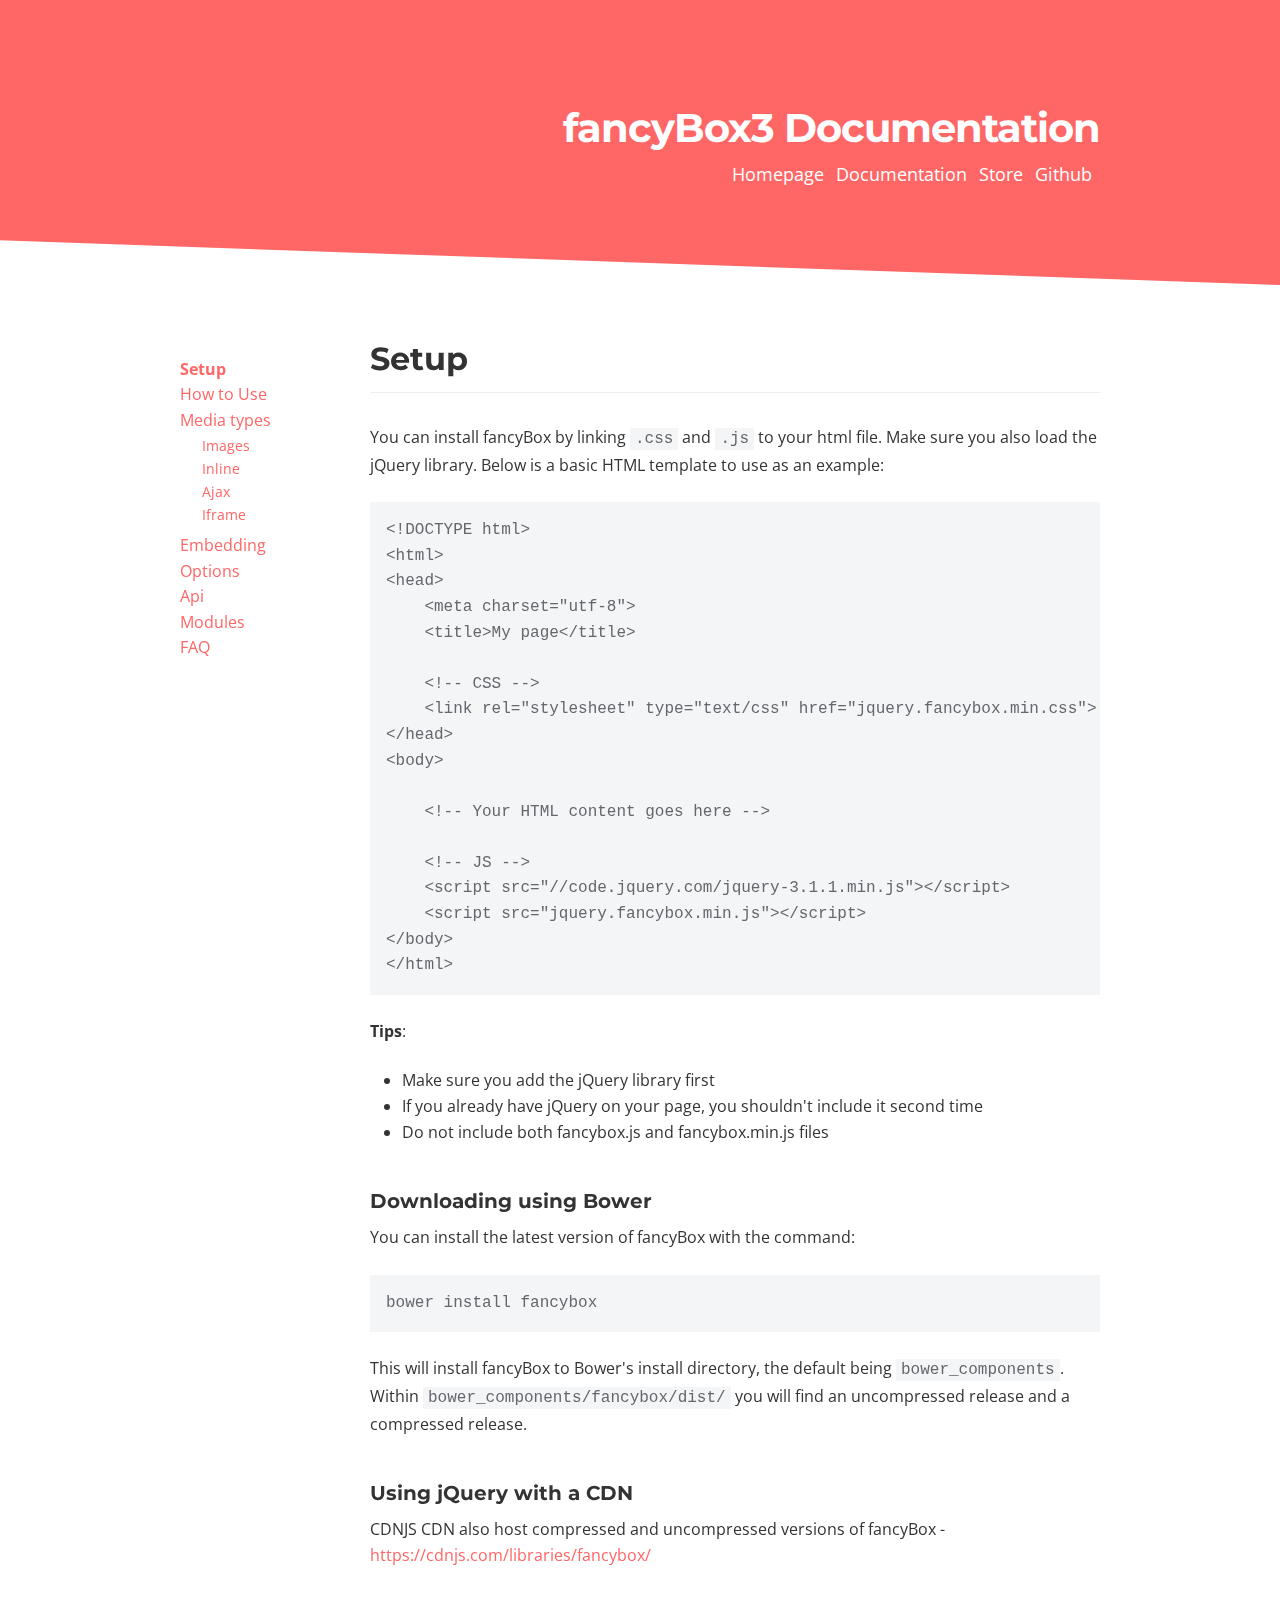
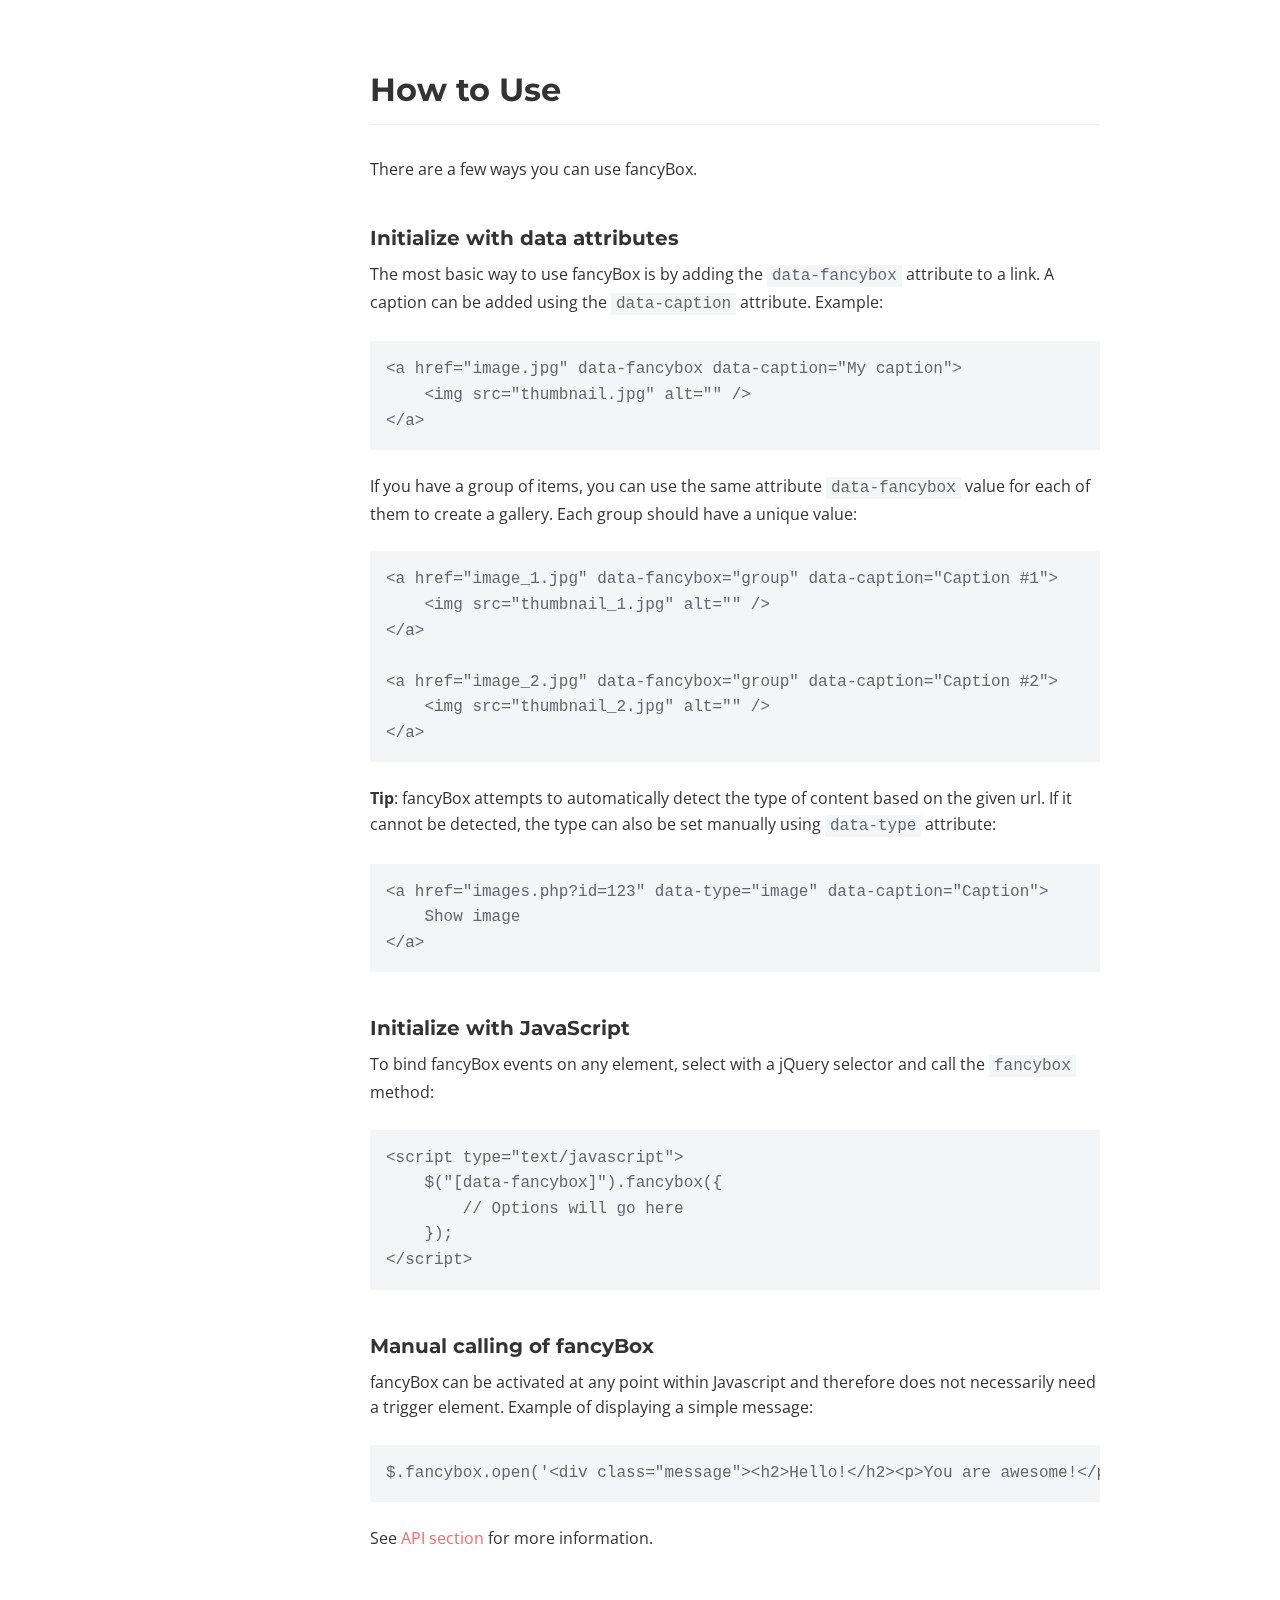
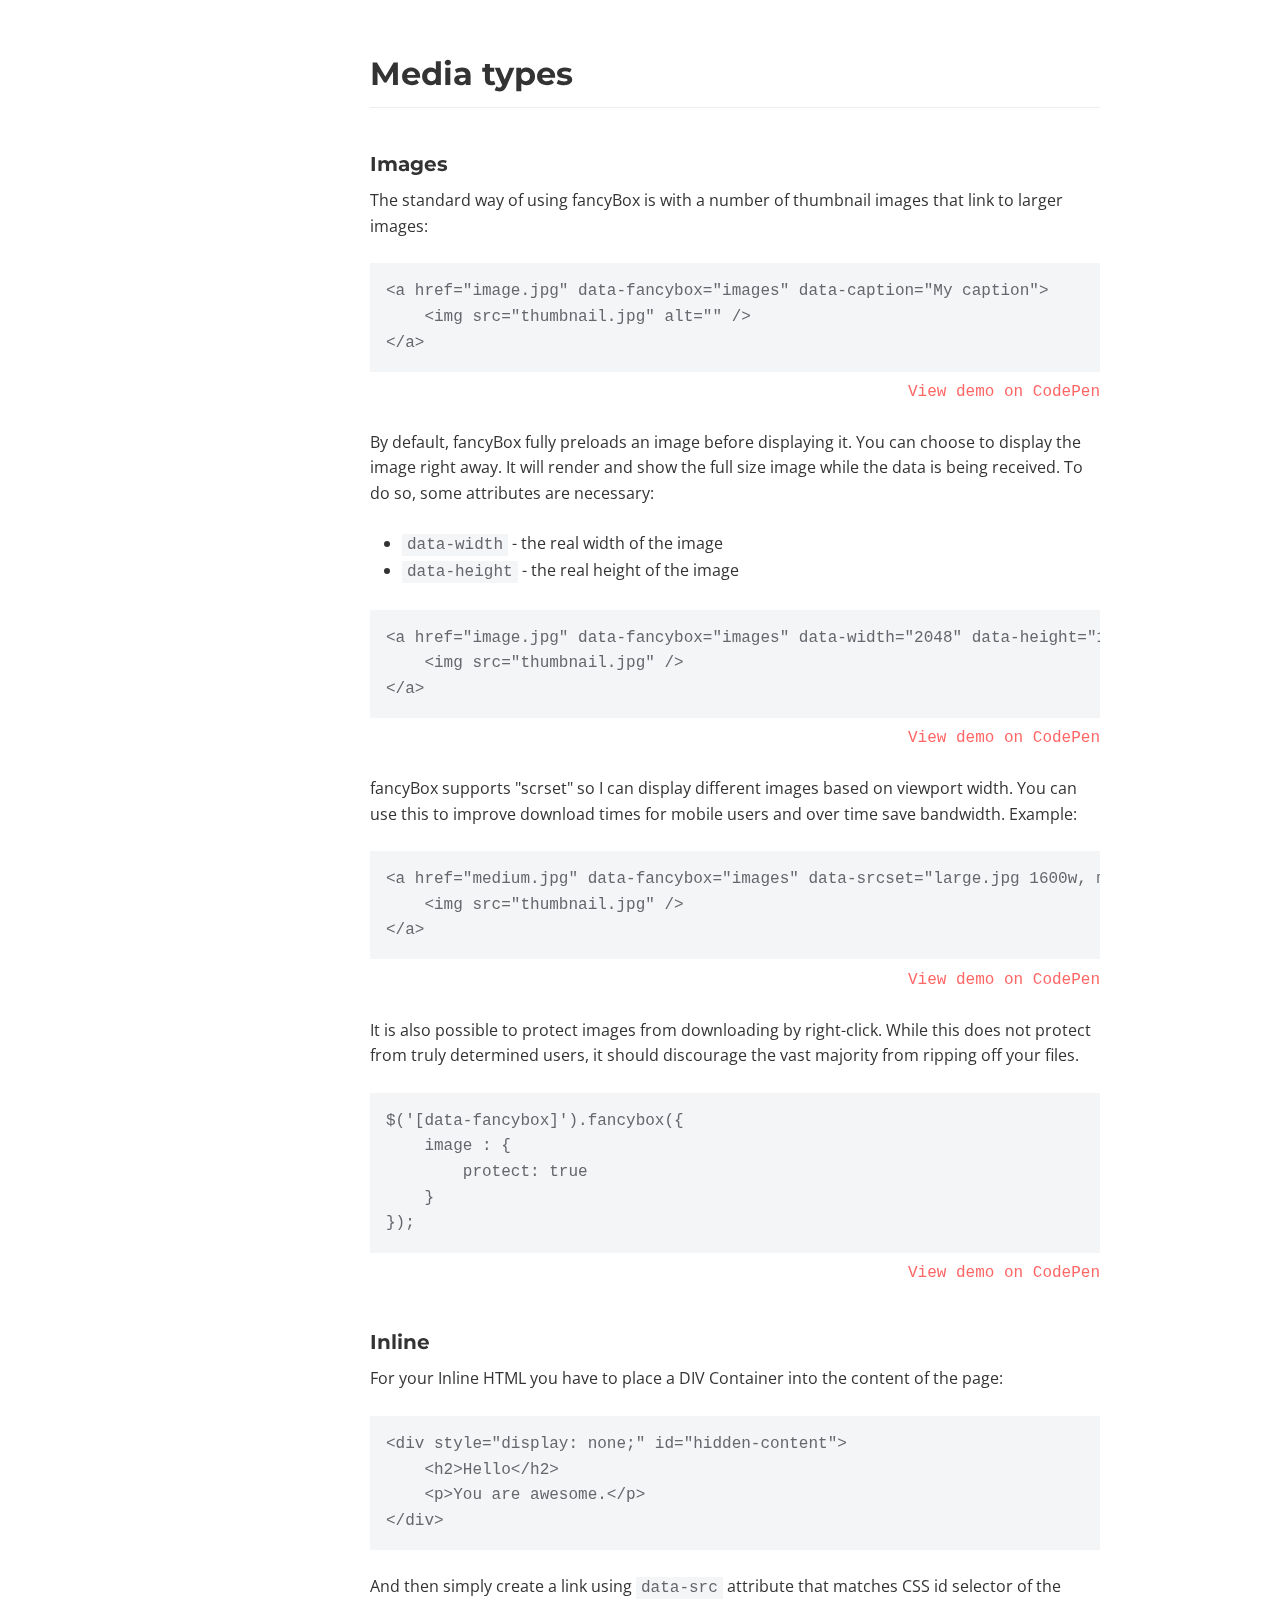
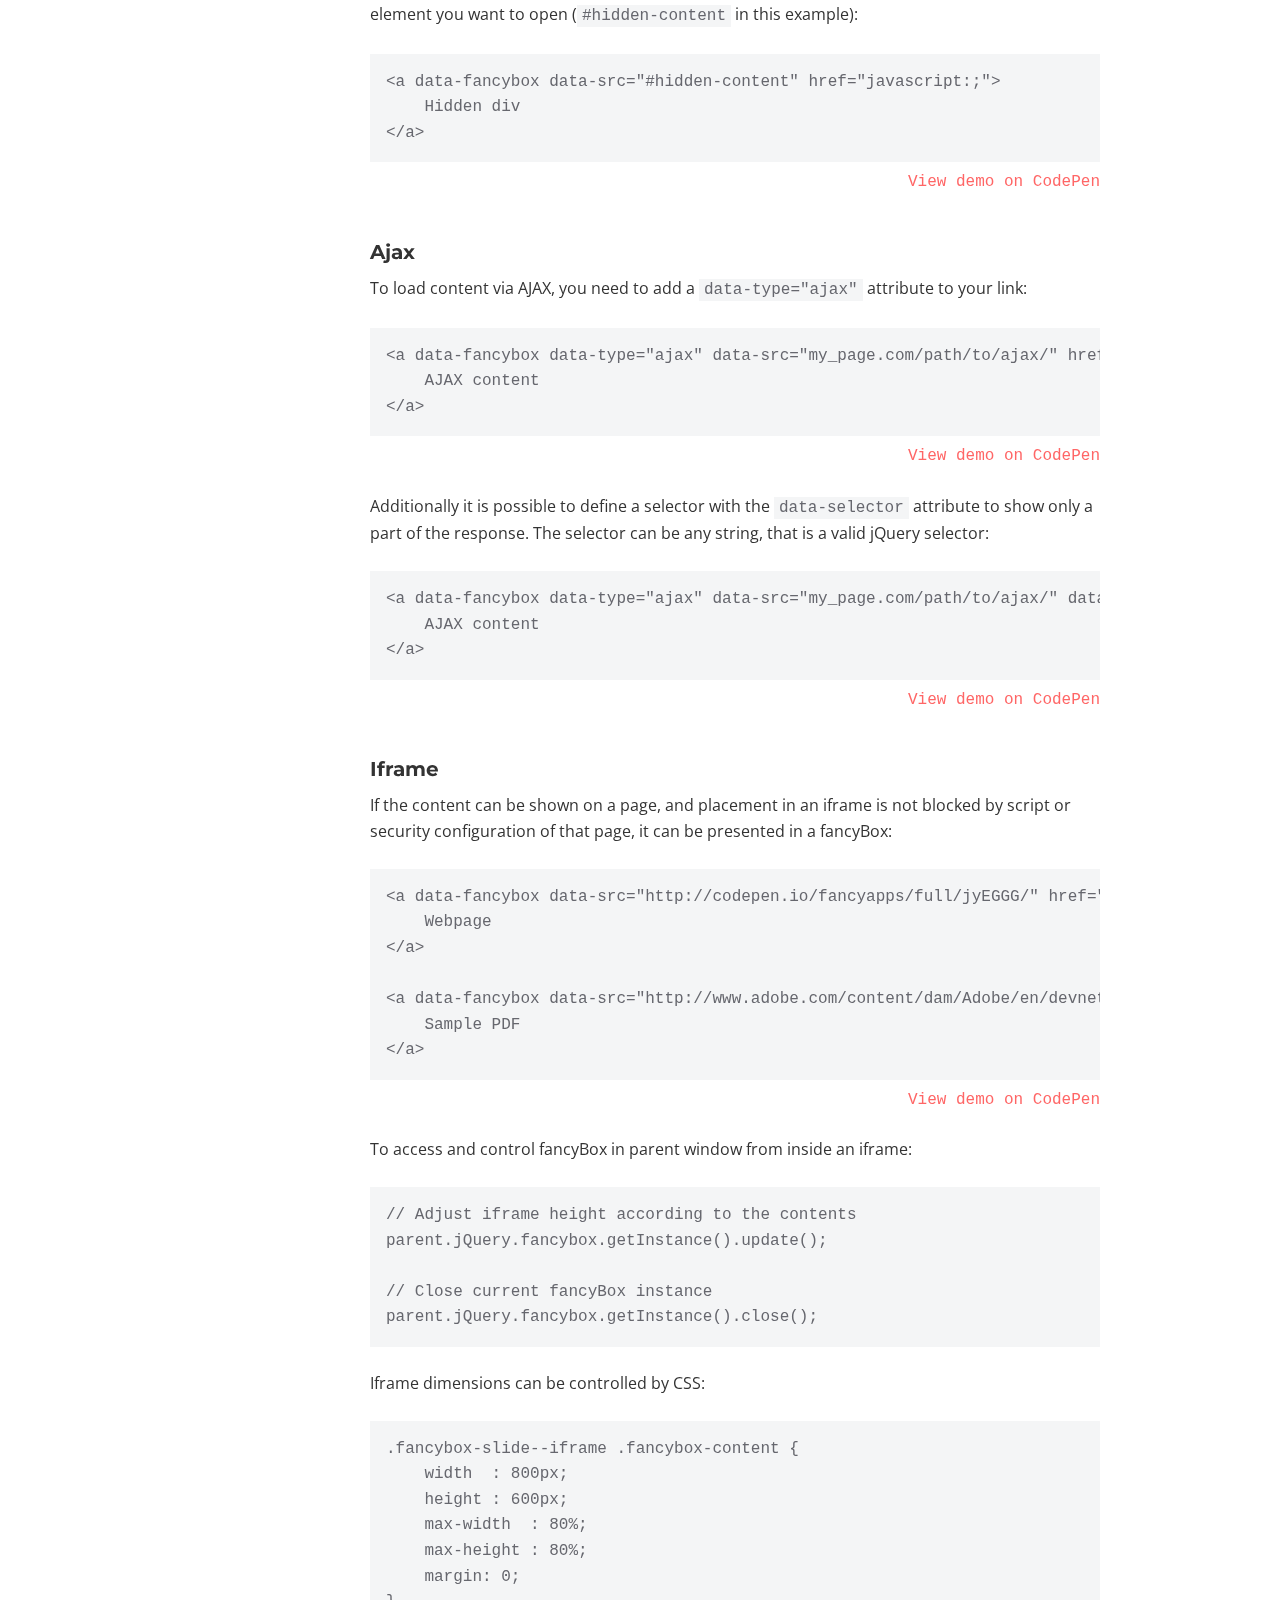
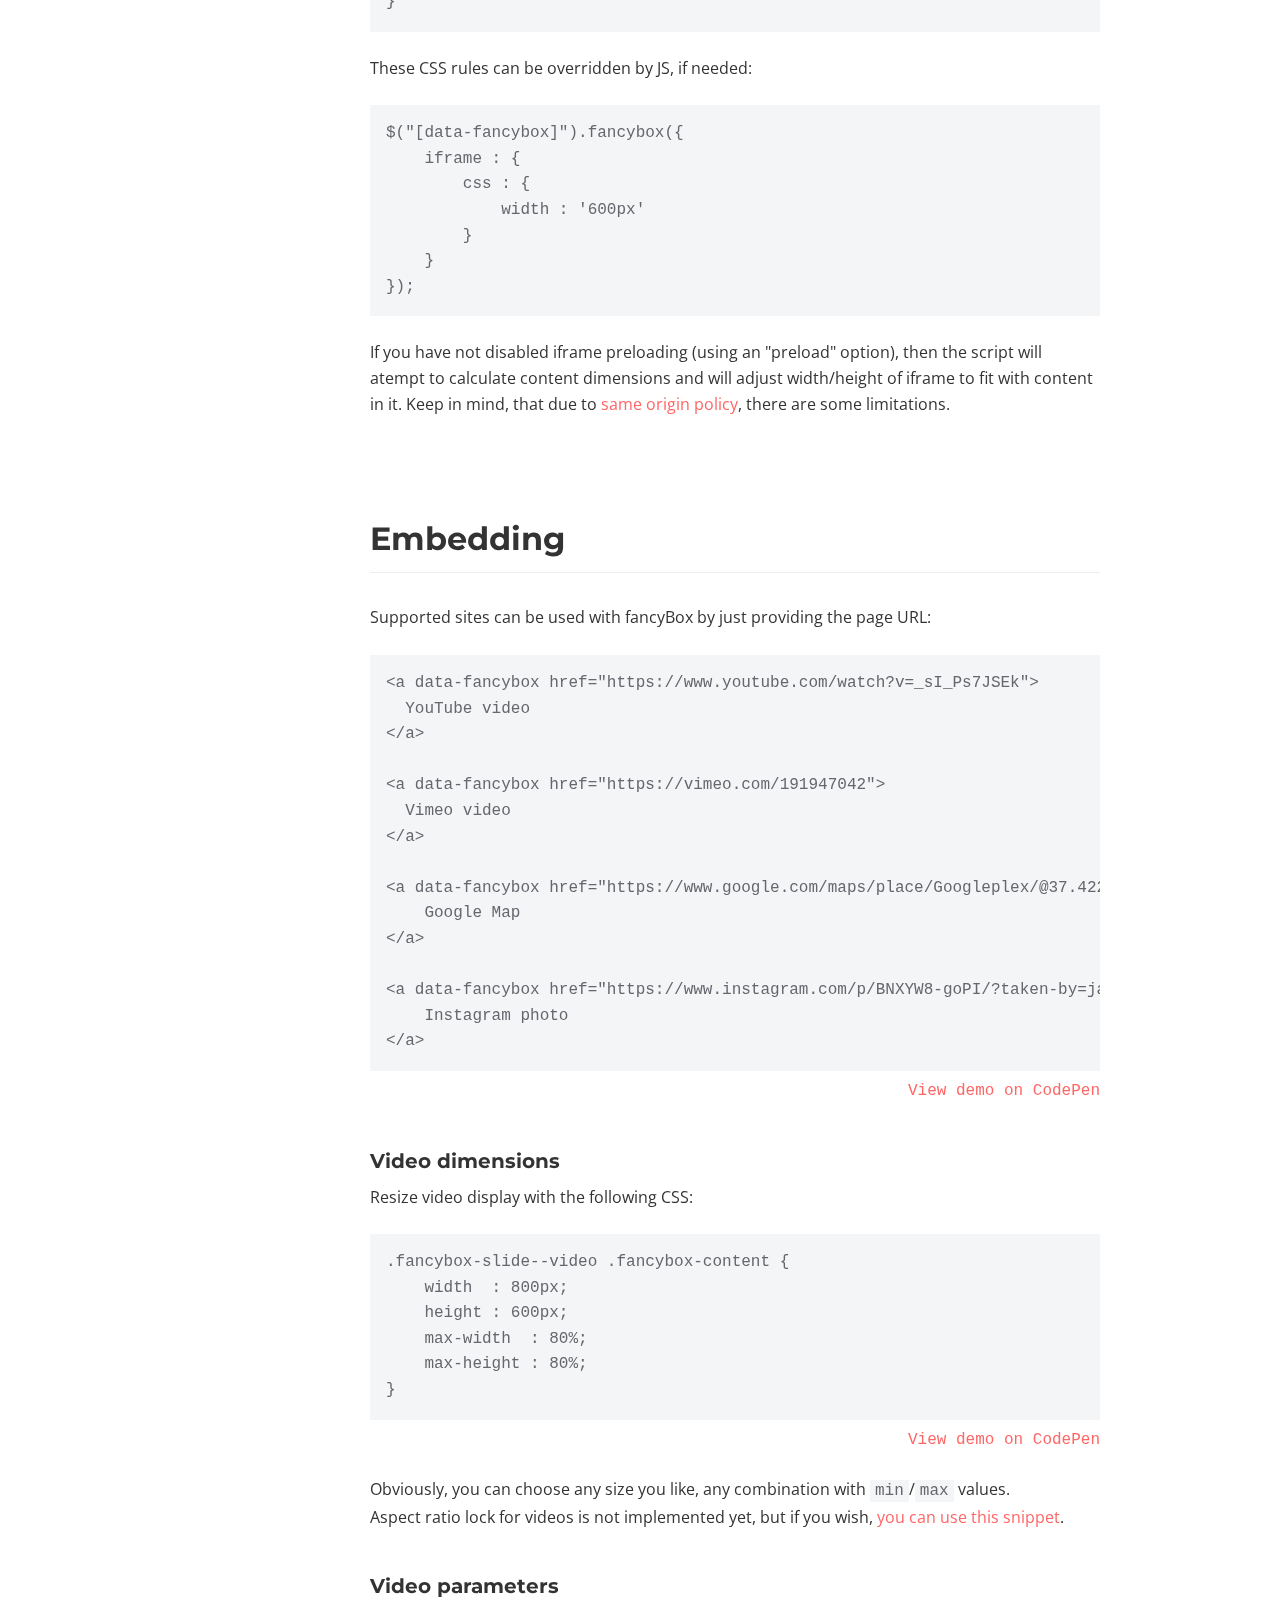
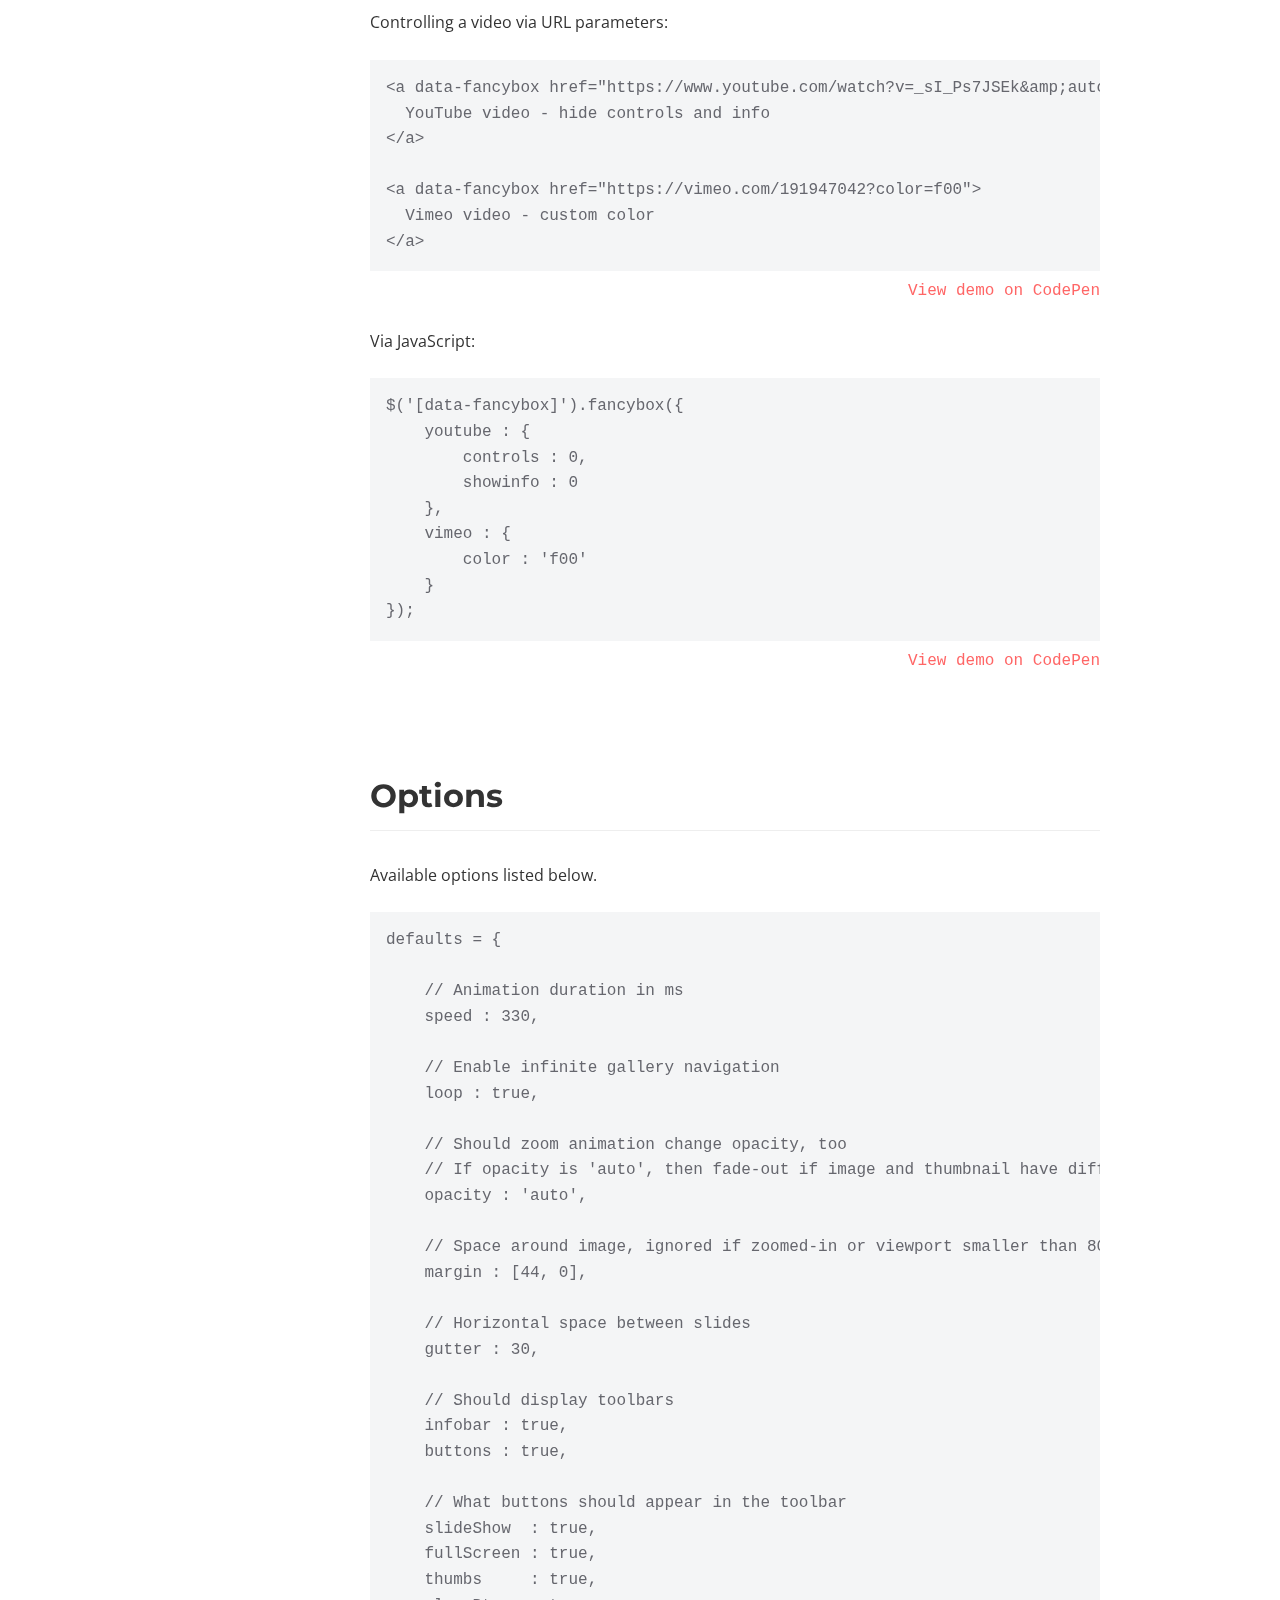
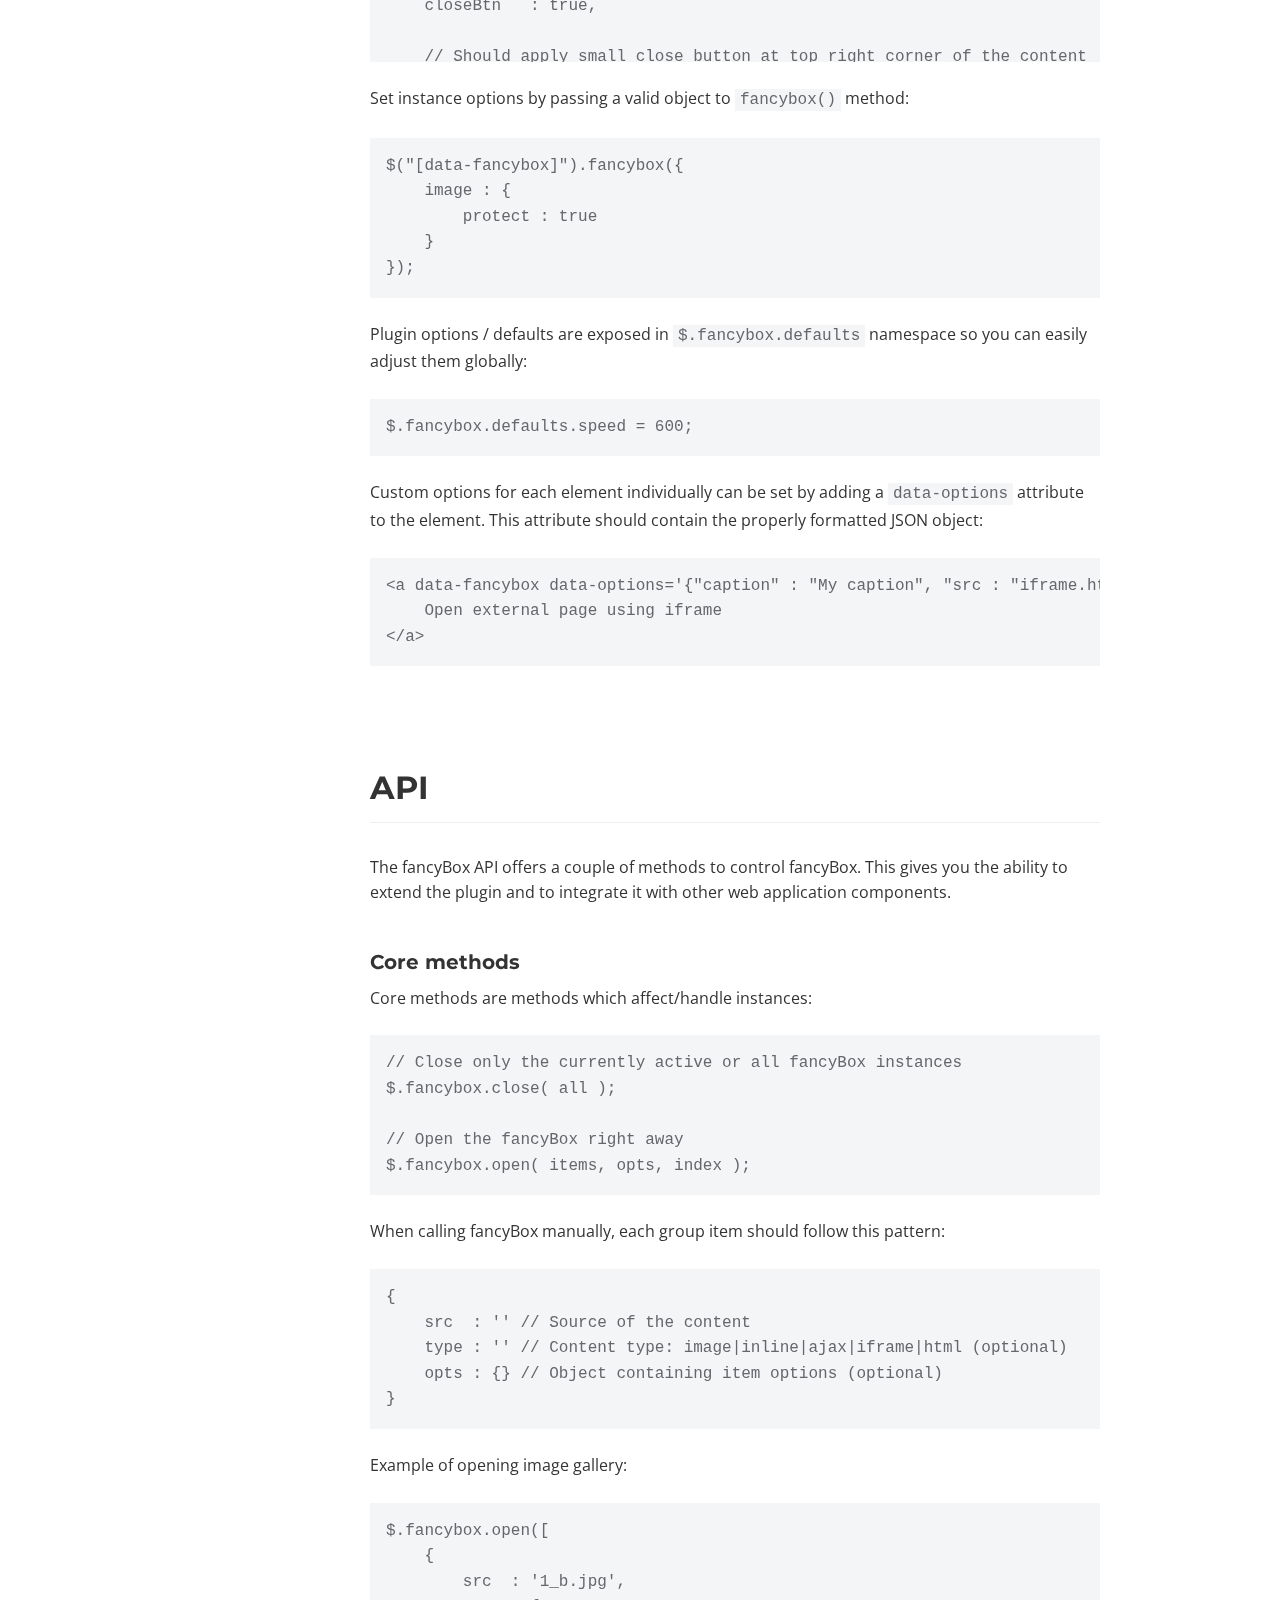
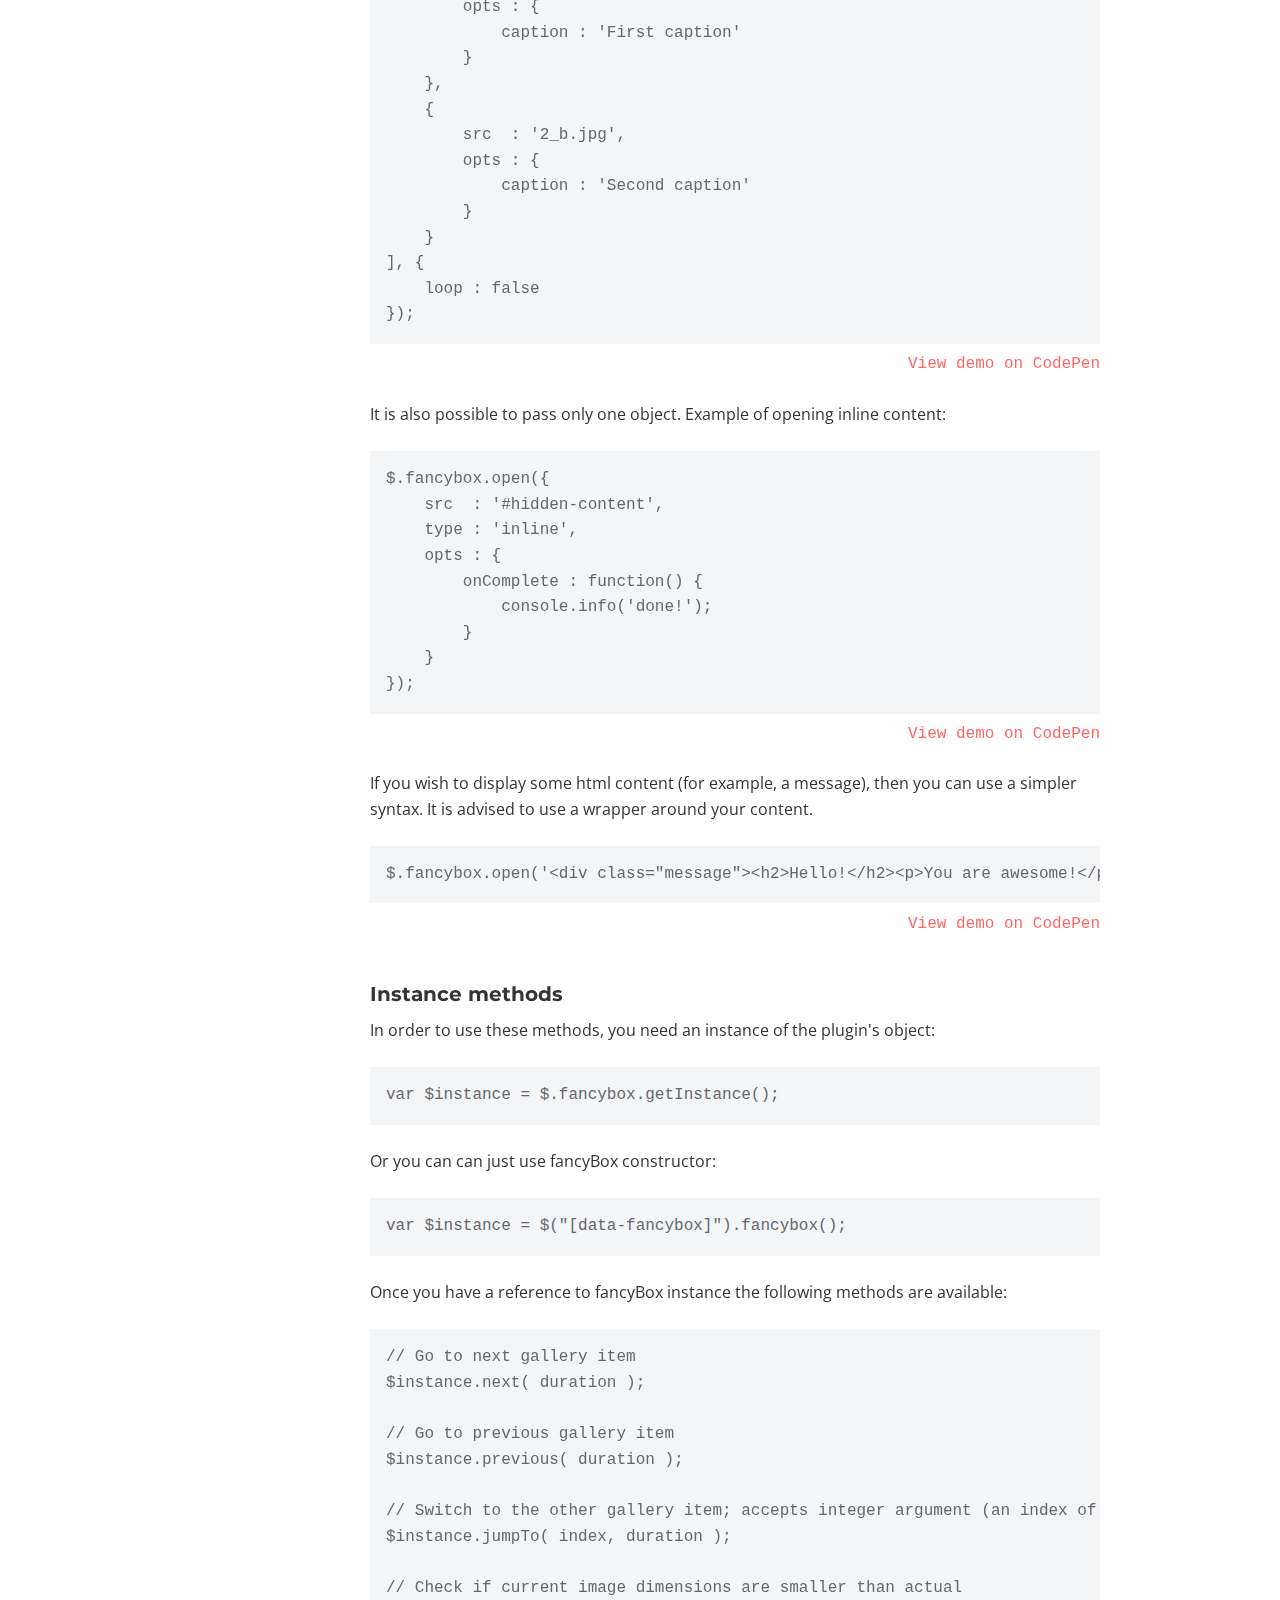
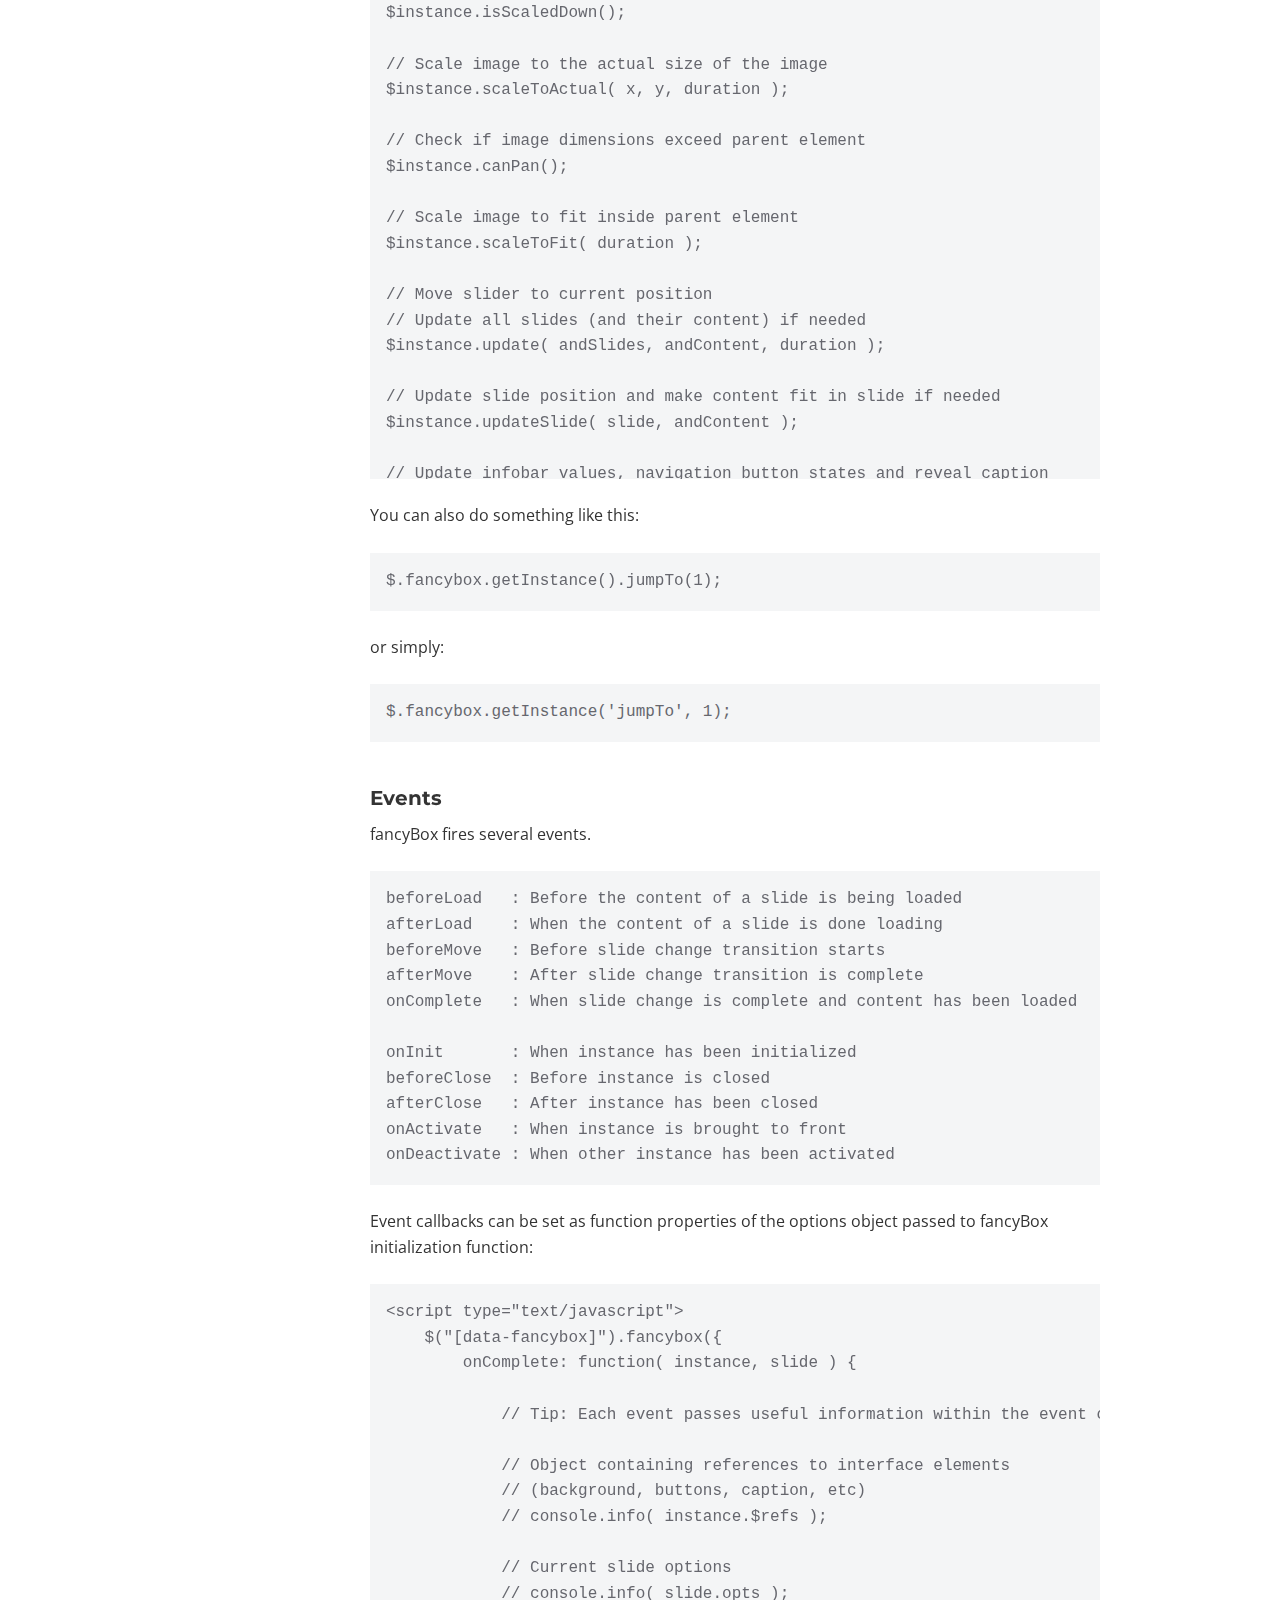
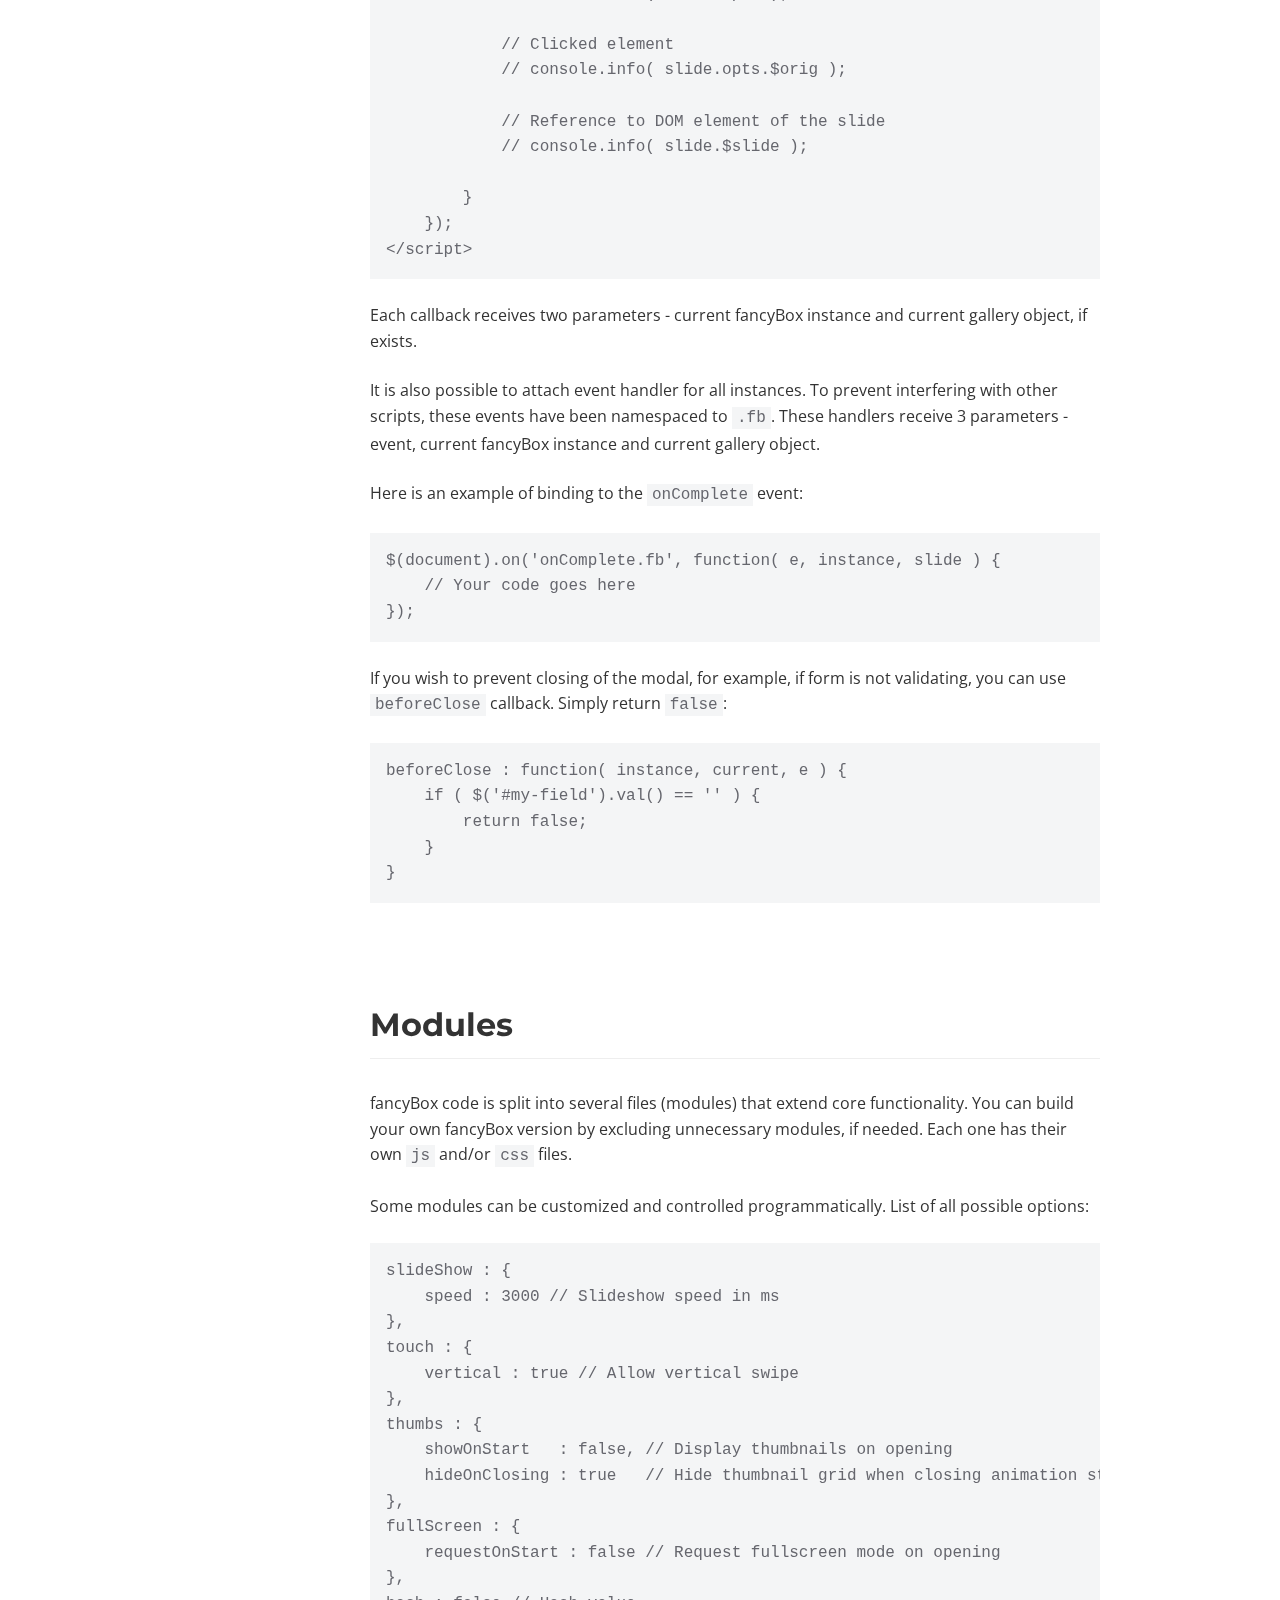
<file: vendor/fancybox/docs/index.html>
<!doctype html>
<html>
<head>
	<title>fancyBox - touch enabled, responsive and fully customizable lightbox script</title>

	<meta name="viewport" content="user-scalable=no, width=device-width, initial-scale=1.0, maximum-scale=1.0">
	<meta content="text/html;charset=utf-8" http-equiv="Content-Type">

	<link href="https://fonts.googleapis.com/css?family=Montserrat:400,700|Open+Sans:400,700" rel="stylesheet" />

	<script src="//code.jquery.com/jquery-3.1.1.min.js"></script>

	<style>
		/* Reset */

		html, body, div, span, applet, object, iframe, h1, h2, h3, h4, h5, h6, p, blockquote, pre, a, abbr, acronym, address, big, cite, code, del, dfn, em, img, ins, kbd, q, s, samp, small, strike, strong, sub, sup, tt, var, b, u, i, center, dl, dt, dd, ol, ul, li, fieldset, form, label, legend, table, caption, tbody, tfoot, thead, tr, th, td, article, aside, canvas, details, embed, figure, figcaption, footer, header, hgroup, menu, nav, output, ruby, section, summary, time, mark, audio, video {
			margin: 0;
			padding: 0;
			border: 0;
			font-size: 100%;
			font: inherit;
			vertical-align: baseline;
		}

		html {
		 	box-sizing: border-box;
		}

		*, *:before, *:after {
		 	box-sizing: inherit;
		}

		article, aside, details, figcaption, figure, footer, header, hgroup, menu, nav, section {
			display: block;
		}

		table {
			border-collapse: collapse;
			border-spacing: 0;
		}

		/* Common styling */

		body {
			-webkit-text-size-adjust: none;
			font-family: 'Open Sans', 'Helvetica Neue', Helvetica, Arial, sans-serif;
			font-size: 16px;
			line-height: 1.6;
			color: #333;
		}

		h1, h2, h3 {
			font-family: 'Montserrat', 'Helvetica Neue', Helvetica, Arial, sans-serif;
			font-weight: 700;
			color: #333;
		}

		a {
			color: #FF6666;
			text-decoration: none;
		}

		a:hover {
			text-decoration: underline;
		}

		a.active {
			font-weight: bold;
		}

		h1, h2, h3 {
		    font-family: 'Montserrat', sans-serif;
		    font-weight: 700;
		    color: #333;
		}

		h1 {
			font-size: 2.5em;
			font-weight: bold;
			letter-spacing: -1px;
		}

		h1 a:hover {
			text-decoration: none;
		}

		h2 {
			margin: 3em 0 1em 0;
			padding-bottom: 0.25em;
			font-size: 2em;
			border-bottom: 1px solid #eee;
		}

		h2:first-of-type {
			margin-top: 0;
		}

		h3 {
			margin-top: 2em;
			font-size: 1.25em;
		}

		b {
			font-weight: 700;
		}

		p {
			margin: 0.5em 0 1.5em 0;
		}

		p:last-child {
			margin-bottom: 0;
		}

		ul {
		    padding-left: 2em;
		    margin: 0.5em 0 1.5em 0;
		}

		pre, code, .demo {
			font-family: Consolas,"Liberation Mono",Courier,monospace;
		}

		pre, code {
			background: #F4F5F6;
			color: #66676E;
		}

		pre {
			padding: 1em;
			margin-bottom: 1.5em;
			overflow: auto;
			max-height: calc(100vh - 150px);
			-moz-tab-size: 4;
			tab-size: 4;
		}

		code {
			padding: 2px 5px;
		}

		pre code {
			padding: 0;
		}

		.demo {
			margin-top: -1em;
			text-align: right;
		}


		/* Layout */

		header {
			position: relative;
			padding: 6em 0 6em 0;
			margin-bottom: 3em;
			background: #FF6666;
			color: #fff;
			text-align: right;
		}

		header:before {
			content: '';
			position: absolute;
			left: 0;
			right: 0;
			top: 100%;
			height: 500px;
			background: #fff;
			-webkit-transform-origin: right;
			    -ms-transform-origin: right;
			       transform-origin: right;
			-webkit-transform: skewY(2deg);
			    -ms-transform: skewY(2deg);
			        transform: skewY(2deg);
		}

		.content {
			position: relative;
			max-width: 1020px;
			margin: 0 auto;
			padding: 0 50px;
		}

		section .content {
			padding-left: 240px;
		}

		footer .content {
			padding: 6em 50px 3em 240px;
		}

		aside {
			position: absolute;
			top: 0;
			left : 50px;
			width: 200px;
		}

		/* Header */

		header h1, header h1 a {
			color: #fff;
		}

		header ul {
			margin: 0;
			padding: 0;
			list-style: none;
		}

		header ul li {
			display: inline-block;
			margin-right: 0.5em;
		}

		header ul li a {
			font-size: 1.125em;
			color: #fff;
		}

		/* Sidebar */

		aside ul {
			position: relative;;
			top: 0;
			list-style: none;
			padding: 1.5em 0;
			margin: 0;
		}

		aside ul ul {
			padding: 0 0 0.5em 1.5em;
			font-size: 90%;
		}

		@media all and (max-width: 800px) {

			aside {
				position: relative;
				left: 0;
			}

			.content {
				padding: 0 25px;
			}

			section .content,
			footer .content {
				padding-left: 25px;
			}

		}

	</style>
</head>
<body>

	<header>
		<div class="content">
			<h1><a href="http://fancyapps.com/fancybox/3/">fancyBox3</a> Documentation</h1>

			<ul>
				<li><a href="http://fancyapps.com/fancybox/3/">Homepage</a></li>
				<li><a href="http://fancyapps.com/fancybox/3/docs/">Documentation</a></li>
				<li><a href="http://fancyapps.com/store/">Store</a></li>
				<li><a href="https://github.com/fancyapps/fancybox">Github</a></li>
			</ul>
		</div>
	</header>

	<section>
		<div class="content">

			<aside>
				<ul class="sticky">
					<li><a href="#setup">Setup</a></li>
					<li><a href="#usage">How to Use</a></li>
					<li>
						<a href="#media_types">Media types</a>

						<ul>
							<li><a href="#images">Images</a></li>
							<li><a href="#inline">Inline</a></li>
							<li><a href="#ajax">Ajax</a></li>
							<li><a href="#iframe">Iframe</a></li>
						</ul>
					</li>
					<li><a href="#embedding">Embedding</a></li>
					<li><a href="#options">Options</a></li>
					<li><a href="#api">Api</a></li>
					<li><a href="#modules">Modules</a></li>
					<li><a href="#faq">FAQ</a></li>
				</ul>
			</aside>

<!--

	Setup
	=====

-->
			<h2 id="setup">Setup</h2>

			<p>
				You can install fancyBox by linking <code>.css</code> and <code>.js</code> to your html file.

				Make sure you also load the jQuery library.
				Below is a basic HTML template to use as an example:
			</p>

			<pre>&lt;!DOCTYPE html&gt;
&lt;html&gt;
&lt;head&gt;
	&lt;meta charset=&quot;utf-8&quot;&gt;
	&lt;title&gt;My page&lt;/title&gt;

	&lt;!-- CSS --&gt;
	&lt;link rel=&quot;stylesheet&quot; type=&quot;text/css&quot; href=&quot;jquery.fancybox.min.css&quot;&gt;
&lt;/head&gt;
&lt;body&gt;

	&lt;!-- Your HTML content goes here --&gt;

	&lt;!-- JS --&gt;
	&lt;script src=&quot;//code.jquery.com/jquery-3.1.1.min.js&quot;&gt;&lt;/script&gt;
	&lt;script src=&quot;jquery.fancybox.min.js&quot;&gt;&lt;/script&gt;
&lt;/body&gt;
&lt;/html&gt;
</pre>

			<p><b>Tips</b>:</p>

			<ul>
				<li>Make sure you add the jQuery library first</li>
				<li>If you already have jQuery on your page, you shouldn't include it second time</li>
				<li>Do not include both fancybox.js and fancybox.min.js files</li>
			</ul>

			<h3>Downloading using Bower</h3>

			<p>
				You can install the latest version of fancyBox with the command:
			</p>


			<pre><code>bower install fancybox</code></pre>

			<p>
				This will install fancyBox to Bower's install directory, the default being <code>bower_components</code>. <br />
				Within <code>bower_components/fancybox/dist/</code> you will find an uncompressed release and a compressed release.
			</p>

			<h3>Using jQuery with a CDN</h3>
			
			<p>
				CDNJS CDN also host compressed and uncompressed versions of fancyBox - <br />
				<a href="https://cdnjs.com/libraries/fancybox/" target="_blank">https://cdnjs.com/libraries/fancybox/</a>

			</p>
<!--

	How To Use
	==========

-->
			<h2 id="usage">How to Use</h2>

			<p>
				There are a few ways you can use fancyBox.
			</p>


			<h3>Initialize with data attributes</h3>

			<p>
				The most basic way to use fancyBox is by adding the <code>data-fancybox</code> attribute to a link.
				A caption can be added using the <code>data-caption</code> attribute. Example:
			</p>

			<pre>&lt;a href="image.jpg" data-fancybox data-caption="My caption"&gt;
	&lt;img src="thumbnail.jpg" alt="" /&gt;
&lt;/a&gt;</pre>

			<p>
				If you have a group of items, you can use the same attribute <code>data-fancybox</code> value for each of them to create a gallery.
				Each group should have a unique value:
			</p>

			<pre>&lt;a href="image_1.jpg" data-fancybox="group" data-caption="Caption #1"&gt;
	&lt;img src="thumbnail_1.jpg" alt="" /&gt;
&lt;/a&gt;

&lt;a href="image_2.jpg" data-fancybox="group" data-caption="Caption #2"&gt;
	&lt;img src="thumbnail_2.jpg" alt="" /&gt;
&lt;/a&gt;
</pre>

			<p>
				<b>Tip</b>:

				fancyBox attempts to automatically detect the type of content based on the given url.

				If it cannot be detected, the type can also be set manually using <code>data-type</code> attribute:

				<pre>&lt;a href="images.php?id=123" data-type="image" data-caption="Caption"&gt;
	Show image
&lt;/a&gt;</pre>
			</p>



			<h3>Initialize with JavaScript</h3>

			<p>
				To bind fancyBox events on any element, select with a jQuery selector and call the <code>fancybox</code> method:
			</p>

			<pre><code>&lt;script type=&quot;text/javascript&quot;&gt;
	$(&quot;[data-fancybox]&quot;).fancybox({
		// Options will go here
	});
&lt;/script&gt;</code></pre>


			<h3>Manual calling of fancyBox</h3>

			<p>
				fancyBox can be activated at any point within Javascript and therefore does not necessarily need a trigger element.

				Example of displaying a simple message:
			</p>

			<pre><code>$.fancybox.open('&lt;div class=&quot;message&quot;&gt;&lt;h2&gt;Hello!&lt;/h2&gt;&lt;p&gt;You are awesome!&lt;/p&gt;&lt;/div&gt;');</code></pre>

			<p>
				See <a href="#api">API section</a> for more information.
			</p>

<!--

	Examples
	=========

-->
			<h2 id="media_types">Media types</h2>


			<h3 id="images">Images</h3>

			<p>
				The standard way of using fancyBox is with a number of thumbnail images that link to larger images:
			</p>

			<pre><code>&lt;a href="image.jpg" data-fancybox="images" data-caption="My caption"&gt;
	&lt;img src="thumbnail.jpg" alt="" /&gt;
&lt;/a&gt;</code></pre>

			<p class="demo">
				<a href="http://codepen.io/fancyapps/pen/jyEGGG/?editors=1000" target="_blank">View demo on CodePen</a>
			</p>

			<p>
				By default, fancyBox fully preloads an image before displaying it.
				You can choose to display the image right away.
				It will render and show the full size image while the data is being received.
				To do so, some attributes are necessary:
			</p>

			<ul>
				<li><code>data-width</code>  - the real width of the image</li>
				<li><code>data-height</code> - the real height of the image</li>
			</ul>

			<pre><code>&lt;a href=&quot;image.jpg&quot; data-fancybox=&quot;images&quot; data-width=&quot;2048&quot; data-height=&quot;1365&quot;&gt;
    &lt;img src=&quot;thumbnail.jpg&quot; /&gt;
&lt;/a&gt;</code></pre>
			<p class="demo">
				<a href="http://codepen.io/fancyapps/pen/wgBrXd?editors=1000" target="_blank">View demo on CodePen</a>
			</p>

			<p>
				fancyBox supports "scrset" so I can display different images based on viewport width. You can use this to improve download times for mobile users and over time save bandwidth.
				Example:
			</p>

			<pre><code>&lt;a href=&quot;medium.jpg&quot; data-fancybox=&quot;images&quot; data-srcset=&quot;large.jpg 1600w, medium.jpg 1200w, small.jpg 640w&quot;&gt;
	&lt;img src=&quot;thumbnail.jpg&quot; /&gt;
&lt;/a&gt;</code></pre>
			<p class="demo">
				<a href="https://codepen.io/fancyapps/pen/bqbpbO?editors=1000" target="_blank">View demo on CodePen</a>
			</p>

			<p>
				It is also possible to protect images from downloading by right-click.
				While this does not protect from truly determined users, it should discourage the vast majority from ripping off your files.
			</p>

			<pre><code>$('[data-fancybox]').fancybox({
	image : {
		protect: true
	}
});</code></pre>
			<p class="demo">
				<a href="http://codepen.io/fancyapps/pen/RKKqLx?editors=1010" target="_blank">View demo on CodePen</a>
			</p>


			<h3 id="inline">Inline</h3>

			<p>
				For your Inline HTML you have to place a DIV Container into the content of the page:
			</p>

			<pre><code>&lt;div style=&quot;display: none;&quot; id=&quot;hidden-content&quot;&gt;
	&lt;h2&gt;Hello&lt;/h2&gt;
	&lt;p&gt;You are awesome.&lt;/p&gt;
&lt;/div&gt;</code></pre>

			<p>
				And then simply create a link using <code>data-src</code> attribute that matches CSS id selector of the element you want to open (<code>#hidden-content</code> in this example):
			</p>

			<pre><code>&lt;a data-fancybox data-src=&quot;#hidden-content&quot; href=&quot;javascript:;&quot;&gt;
	Hidden div
&lt;/a&gt;</code></pre>
			<p class="demo">
				<a href="http://codepen.io/fancyapps/pen/MJYOOd?editors=1000" target="_blank">View demo on CodePen</a>
			</p>

			<h3 id="ajax">Ajax</h3>

			<p>
				To load content via AJAX, you need to add a <code>data-type="ajax"</code> attribute to your link:
			</p>

			<pre><code>&lt;a data-fancybox data-type=&quot;ajax&quot; data-src=&quot;my_page.com/path/to/ajax/&quot; href=&quot;javascript:;&quot;&gt;
	AJAX content
&lt;/a&gt;</code></pre>
			<p class="demo">
				<a href="http://codepen.io/fancyapps/pen/JEoOvK?editors=1100" target="_blank">View demo on CodePen</a>
			</p>

			<p>
				Additionally it is possible to define a selector with the <code>data-selector</code> attribute to show only a part of the response. The selector can be any string, that is a valid jQuery selector:
			</p>

			<pre><code>&lt;a data-fancybox data-type=&quot;ajax&quot; data-src=&quot;my_page.com/path/to/ajax/&quot; data-selector=&quot;#two&quot; href=&quot;javascript:;&quot;&gt;
	AJAX content
&lt;/a&gt;
</code></pre>
			<p class="demo">
				<a href="http://codepen.io/fancyapps/pen/MJwWKz?editors=1100" target="_blank">View demo on CodePen</a>
			</p>

			<h3 id="iframe">Iframe</h3>

			<p>
				If the content can be shown on a page, and placement in an iframe is not blocked by script or security configuration of that page,
				it can be presented in a fancyBox:
			</p>

			<pre><code>&lt;a data-fancybox data-src=&quot;http://codepen.io/fancyapps/full/jyEGGG/&quot; href=&quot;javascript:;&quot;&gt;
	Webpage
&lt;/a&gt;

&lt;a data-fancybox data-src=&quot;http://www.adobe.com/content/dam/Adobe/en/devnet/acrobat/pdfs/pdf_open_parameters.pdf&quot; href=&quot;javascript:;&quot;&gt;
	Sample PDF
&lt;/a&gt;
</code></pre>
			<p class="demo">
				<a href="http://codepen.io/fancyapps/pen/BpymvO?editors=1000" target="_blank">View demo on CodePen</a>
			</p>


			<p>
				To access and control fancyBox in parent window from inside an iframe:
			</p>

			<pre><code>// Adjust iframe height according to the contents
parent.jQuery.fancybox.getInstance().update();

// Close current fancyBox instance
parent.jQuery.fancybox.getInstance().close();</code></pre>


			<p>
				Iframe dimensions can be controlled by CSS:
			</p>

			<pre><code>.fancybox-slide--iframe .fancybox-content {
	width  : 800px;
	height : 600px;
	max-width  : 80%;
	max-height : 80%;
	margin: 0;
}</code></pre>


			<p>
				These CSS rules can be overridden by JS, if needed:
			</p>

			<pre><code>$(&quot;[data-fancybox]&quot;).fancybox({
	iframe : {
		css : {
			width : '600px'
		}
	}
});</code></pre>


			<p>
				If you have not disabled iframe preloading (using an "preload" option), then the script will atempt to
				calculate content dimensions and will adjust width/height of iframe to fit with content in it.
				Keep in mind, that due to <a href="https://en.wikipedia.org/wiki/Same-origin_policy" target="_blank">same origin policy</a>,
				there are some limitations.
			</p>

<!--

	Embedding
	=======

-->
			<h2 id="embedding">Embedding</h2>

			<p>
				Supported sites can be used with fancyBox by just providing the page URL:
			</p>

			<pre><code>&lt;a data-fancybox href="https://www.youtube.com/watch?v=_sI_Ps7JSEk"&gt;
  YouTube video
&lt;/a&gt;

&lt;a data-fancybox href="https://vimeo.com/191947042"&gt;
  Vimeo video
&lt;/a&gt;

&lt;a data-fancybox href=&quot;https://www.google.com/maps/place/Googleplex/@37.4220041,-122.0833494,17z/data=!4m5!3m4!1s0x0:0x6c296c66619367e0!8m2!3d37.4219998!4d-122.0840572&quot;&gt;
	Google Map
&lt;/a&gt;

&lt;a data-fancybox href=&quot;https://www.instagram.com/p/BNXYW8-goPI/?taken-by=jamesrelfdyer&quot; data-caption=&quot;&lt;span title=&amp;quot;Edited&amp;quot;&gt;balloon rides at dawn ✨🎈&lt;br&gt;was such a magical experience floating over napa valley as the golden light hit the hills.&lt;br&gt;&lt;a href=&amp;quot;https://www.instagram.com/jamesrelfdyer/&amp;quot;&gt;@jamesrelfdyer&lt;/a&gt;&lt;/span&gt;&quot;&gt;
	Instagram photo
&lt;/a&gt;</code></pre>
			<p class="demo">
				<a href="http://codepen.io/fancyapps/pen/LxEOwL?editors=1000" target="_blank">View demo on CodePen</a>
			</p>

			<h3>Video dimensions</h3>

			<p>
				Resize video display with the following CSS:
			</p>

			<pre><code>.fancybox-slide--video .fancybox-content {
	width  : 800px;
	height : 600px;
	max-width  : 80%;
	max-height : 80%;
}</code></pre>
			<p class="demo">
				<a href="http://codepen.io/fancyapps/pen/PWZrzw?editors=1100" target="_blank">View demo on CodePen</a>
			</p>

			<p>
				Obviously, you can choose any size you like, any combination with <code>min</code>/<code>max</code> values.
				<br />
				Aspect ratio lock for videos is not implemented yet, but if you wish, <a href="http://codepen.io/fancyapps/pen/dNzaQq?editors=1010" target="_blank">you can use this snippet</a>.
			</p>



			<h3>Video parameters</h3>

			<p>
				Controlling a video via URL parameters:
			</p>

			<pre><code>&lt;a data-fancybox href=&quot;https://www.youtube.com/watch?v=_sI_Ps7JSEk&amp;amp;autoplay=1&amp;amp;rel=0&amp;amp;controls=0&amp;amp;showinfo=0&quot;&gt;
  YouTube video - hide controls and info
&lt;/a&gt;

&lt;a data-fancybox href=&quot;https://vimeo.com/191947042?color=f00&quot;&gt;
  Vimeo video - custom color
&lt;/a&gt;</code></pre>
			<p class="demo">
				<a href="http://codepen.io/fancyapps/pen/mRVNyO?editors=1000" target="_blank">View demo on CodePen</a>
			</p>


			<p>
				Via JavaScript:
			</p>

			<pre><code>$('[data-fancybox]').fancybox({
	youtube : {
		controls : 0,
		showinfo : 0
	},
	vimeo : {
		color : 'f00'
	}
});</code></pre>
			<p class="demo">
				<a href="http://codepen.io/fancyapps/pen/Qdyeyr?editors=1010" target="_blank">View demo on CodePen</a>
			</p>

<!--

	Options
	=======

-->
			<h2 id="options">Options</h2>

			<p>
				Available options listed below.
			</p>

			<pre>defaults = {

	// Animation duration in ms
	speed : 330,

	// Enable infinite gallery navigation
	loop : true,

	// Should zoom animation change opacity, too
	// If opacity is 'auto', then fade-out if image and thumbnail have different aspect ratios
	opacity : 'auto',

	// Space around image, ignored if zoomed-in or viewport smaller than 800px
	margin : [44, 0],

	// Horizontal space between slides
	gutter : 30,

	// Should display toolbars
	infobar : true,
	buttons : true,

	// What buttons should appear in the toolbar
	slideShow  : true,
	fullScreen : true,
	thumbs     : true,
	closeBtn   : true,

	// Should apply small close button at top right corner of the content
	// If 'auto' - will be set for content having type 'html', 'inline' or 'ajax'
	smallBtn : 'auto',

	image : {

		// Wait for images to load before displaying
		// Requires predefined image dimensions
		// If 'auto' - will zoom in thumbnail if 'width' and 'height' attributes are found
		preload : &quot;auto&quot;,

		// Protect an image from downloading by right-click
		protect : false

	},

	ajax : {

		// Object containing settings for ajax request
		settings : {

			// This helps to indicate that request comes from the modal
			// Feel free to change naming
			data : {
				fancybox : true
			}
		}

	},

	iframe : {

		// Iframe template
		tpl : '&lt;iframe id=&quot;fancybox-frame{rnd}&quot; name=&quot;fancybox-frame{rnd}&quot; class=&quot;fancybox-iframe&quot; frameborder=&quot;0&quot; vspace=&quot;0&quot; hspace=&quot;0&quot; webkitAllowFullScreen mozallowfullscreen allowFullScreen allowtransparency=&quot;true&quot; src=&quot;&quot;&gt;&lt;/iframe&gt;',

		// Preload iframe before displaying it
		// This allows to calculate iframe content width and height
		// (note: Due to &quot;Same Origin Policy&quot;, you can't get cross domain data).
		preload : true,

		// Scrolling attribute for iframe tag
		scrolling : 'no',

		// Custom CSS styling for iframe wrapping element
		css : {}

	},

	// Custom CSS class for layout
	baseClass : '',

	// Custom CSS class for slide element
	slideClass : '',

	// Base template for layout
	baseTpl	: '&lt;div class=&quot;fancybox-container&quot; role=&quot;dialog&quot; tabindex=&quot;-1&quot;&gt;' +
			'&lt;div class=&quot;fancybox-bg&quot;&gt;&lt;/div&gt;' +
			'&lt;div class=&quot;fancybox-controls&quot;&gt;' +
				'&lt;div class=&quot;fancybox-infobar&quot;&gt;' +
					'&lt;button data-fancybox-previous class=&quot;fancybox-button fancybox-button--left&quot; title=&quot;Previous&quot;&gt;&lt;/button&gt;' +
					'&lt;div class=&quot;fancybox-infobar__body&quot;&gt;' +
						'&lt;span class=&quot;js-fancybox-index&quot;&gt;&lt;/span&gt;&amp;nbsp;/&amp;nbsp;&lt;span class=&quot;js-fancybox-count&quot;&gt;&lt;/span&gt;' +
					'&lt;/div&gt;' +
					'&lt;button data-fancybox-next class=&quot;fancybox-button fancybox-button--right&quot; title=&quot;Next&quot;&gt;&lt;/button&gt;' +
				'&lt;/div&gt;' +
				'&lt;div class=&quot;fancybox-buttons&quot;&gt;' +
					'&lt;button data-fancybox-close class=&quot;fancybox-button fancybox-button--close&quot; title=&quot;Close (Esc)&quot;&gt;&lt;/button&gt;' +
				'&lt;/div&gt;' +
			'&lt;/div&gt;' +
			'&lt;div class=&quot;fancybox-slider-wrap&quot;&gt;' +
				'&lt;div class=&quot;fancybox-slider&quot;&gt;&lt;/div&gt;' +
			'&lt;/div&gt;' +
			'&lt;div class=&quot;fancybox-caption-wrap&quot;&gt;&lt;div class=&quot;fancybox-caption&quot;&gt;&lt;/div&gt;&lt;/div&gt;' +
		'&lt;/div&gt;',

	// Loading indicator template
	spinnerTpl : '&lt;div class=&quot;fancybox-loading&quot;&gt;&lt;/div&gt;',

	// Error message template
	errorTpl : '&lt;div class=&quot;fancybox-error&quot;&gt;&lt;p&gt;The requested content cannot be loaded. &lt;br /&gt; Please try again later.&lt;p&gt;&lt;/div&gt;',

	// This will be appended to html content, if &quot;smallBtn&quot; option is not set to false
	closeTpl : '&lt;button data-fancybox-close class=&quot;fancybox-close-small&quot;&gt;&lt;/button&gt;',

	// Container is injected into this element
	parentEl : 'body',

	// Enable gestures (tap, zoom, pan and pinch)
	touch : true,

	// Enable keyboard navigation
	keyboard : true,

	// Try to focus on first focusable element after opening
	focus : true,

	// Close when clicked outside of the content
	closeClickOutside : true,

	// Callbacks; See Documentation/API/Events for description and samples
	beforeLoad	 : $.noop,
	afterLoad    : $.noop,
	beforeMove 	 : $.noop,
	afterMove    : $.noop,
	onComplete	 : $.noop,

	onInit       : $.noop,
	beforeClose	 : $.noop,
	afterClose	 : $.noop,
	onActivate   : $.noop,
	onDeactivate : $.noop
}
</pre>


				<p>
					Set instance options by passing a valid object to <code>fancybox()</code> method:
				</p>

				<pre><code>$(&quot;[data-fancybox]&quot;).fancybox({
	image : {
		protect : true
	}
});</code></pre>


				<p>
					Plugin options / defaults are exposed in <code>$.fancybox.defaults</code> namespace so you can easily adjust them globally:

				</p>

				<pre><code>$.fancybox.defaults.speed = 600;</code></pre>

				<p>
					Custom options for each element individually can be set by adding a <code>data-options</code>
					attribute to the element.

					This attribute should contain the properly formatted JSON object:
				</p>

				<pre><code>&lt;a data-fancybox data-options='{&quot;caption&quot; : &quot;My caption&quot;, &quot;src : &quot;iframe.html&quot;}' href=&quot;javascript:;&quot;&gt;
	Open external page using iframe
&lt;/a&gt;</code></pre>



<!--

API
===

-->
				<h2 id="api">API</h2>

				<p>
					The fancyBox API offers a couple of methods to control fancyBox.

					This gives you the ability to extend the plugin and to integrate it with other web application components.
				</p>

				<h3 id="core_methods">Core methods</h3>

				<p>
					Core methods are methods which affect/handle instances:
				</p>


				<pre><code>// Close only the currently active or all fancyBox instances
$.fancybox.close( all );

// Open the fancyBox right away
$.fancybox.open( items, opts, index );
</code></pre>


				<p>
					When calling fancyBox manually, each group item should follow this pattern:
				</p>

				<pre><code>{
	src  : '' // Source of the content
	type : '' // Content type: image|inline|ajax|iframe|html (optional)
	opts : {} // Object containing item options (optional)
}
</code></pre>


				<p>
					Example of opening image gallery:
				</p>

				<pre><code>$.fancybox.open([
	{
		src  : '1_b.jpg',
		opts : {
			caption : 'First caption'
		}
	},
	{
		src  : '2_b.jpg',
		opts : {
			caption : 'Second caption'
		}
	}
], {
	loop : false
});</code></pre>
				<p class="demo">
					<a href="http://codepen.io/fancyapps/pen/wgZXzz?editors=1010" target="_blank">View demo on CodePen</a>
				</p>

				<p>
					It is also possible to pass only one object. Example of opening inline content:
				</p>

				<pre><code>$.fancybox.open({
	src  : '#hidden-content',
	type : 'inline',
	opts : {
		onComplete : function() {
			console.info('done!');
		}
	}
});
</code></pre>
				<p class="demo">
					<a href="http://codepen.io/fancyapps/pen/JEVLgN?editors=1010" target="_blank">View demo on CodePen</a>
				</p>

				<p>
					If you wish to display some html content (for example, a message), then you can use a simpler syntax.
					It is advised to use a wrapper around your content.
				</p>

				<pre><code>$.fancybox.open('&lt;div class=&quot;message&quot;&gt;&lt;h2&gt;Hello!&lt;/h2&gt;&lt;p&gt;You are awesome!&lt;/p&gt;&lt;/div&gt;');</code></pre>
				<p class="demo">
					<a href="http://codepen.io/fancyapps/pen/VPNBaK" target="_blank">View demo on CodePen</a>
				</p>



				<h3 id="instance_methods">Instance methods</h3>

				<p>
					In order to use these methods, you need an instance of the plugin's object:
				</p>

				<pre><code>var $instance = $.fancybox.getInstance();</code></pre>

				<p>
					Or you can can just use fancyBox constructor:
				</p>

				<pre><code>var $instance = $(&quot;[data-fancybox]&quot;).fancybox();</code></pre>

				<p>
					Once you have a reference to fancyBox instance the following methods are available:
				</p>


				<pre><code>// Go to next gallery item
$instance.next( duration );

// Go to previous gallery item
$instance.previous( duration );

// Switch to the other gallery item; accepts integer argument (an index of the desired item)
$instance.jumpTo( index, duration );

// Check if current image dimensions are smaller than actual
$instance.isScaledDown();

// Scale image to the actual size of the image
$instance.scaleToActual( x, y, duration );

// Check if image dimensions exceed parent element
$instance.canPan();

// Scale image to fit inside parent element
$instance.scaleToFit( duration );

// Move slider to current position
// Update all slides (and their content) if needed
$instance.update( andSlides, andContent, duration );

// Update slide position and make content fit in slide if needed
$instance.updateSlide( slide, andContent );

// Update infobar values, navigation button states and reveal caption
$instance.updateControls( force );

// Load custom content into the slide
$instance.setContent( slide, content );

// Try to find and focus on the first focusable element
$instance.focus();

// Activates current instance, brings it to the front
$instance.activate();

// Close instance
$instance.close();
</code></pre>


				<p>
					You can also do something like this:
				</p>

				<pre><code>$.fancybox.getInstance().jumpTo(1);</code></pre>

				<p>
					or simply:
				</p>

				<pre><code>$.fancybox.getInstance('jumpTo', 1);</code></pre>




				<h3 id="events">Events</h3>

				<p>
					fancyBox fires several events.
				</p>

				<pre><code>beforeLoad	 : Before the content of a slide is being loaded
afterLoad    : When the content of a slide is done loading
beforeMove 	 : Before slide change transition starts
afterMove    : After slide change transition is complete
onComplete	 : When slide change is complete and content has been loaded

onInit	 	 : When instance has been initialized
beforeClose	 : Before instance is closed
afterClose	 : After instance has been closed
onActivate   : When instance is brought to front
onDeactivate : When other instance has been activated
</code></pre>


				<p>
					Event callbacks can be set as function properties of the options object passed to fancyBox initialization function:
				</p>

				<pre><code>&lt;script type=&quot;text/javascript&quot;&gt;
	$(&quot;[data-fancybox]&quot;).fancybox({
		onComplete: function( instance, slide ) {

			// Tip: Each event passes useful information within the event object:

			// Object containing references to interface elements
			// (background, buttons, caption, etc)
			// console.info( instance.$refs );

			// Current slide options
			// console.info( slide.opts );

			// Clicked element
			// console.info( slide.opts.$orig );

			// Reference to DOM element of the slide
			// console.info( slide.$slide );

		}
	});
&lt;/script&gt;</code></pre>

				<p>
					Each callback receives two parameters - current fancyBox instance and current gallery object, if exists.
				</p>

				<p>
					It is also possible to attach event handler for all instances.
					To prevent interfering with other scripts, these events have been namespaced to <code>.fb</code>.
					These handlers receive 3 parameters - event, current fancyBox instance and current gallery object.
				</p>
				<p>
					Here is an example of binding to the <code>onComplete</code> event:
				</p>

				<pre><code>$(document).on('onComplete.fb', function( e, instance, slide ) {
	// Your code goes here
});</code></pre>


				<p>
					If you wish to prevent closing of the modal, for example, if form is not validating, you can use <code>beforeClose</code>
					callback. Simply return <code>false</code>:
				</p>

				<pre><code>beforeClose : function( instance, current, e ) {
	if ( $('#my-field').val() == '' ) {
		return false;
	}
}
</code></pre>

				<h2 id="modules">Modules</h2>

				<p>
					fancyBox code is split into several files (modules) that extend core functionality.
					You can build your own fancyBox version by excluding unnecessary modules, if needed.
					Each one has their own <code>js</code> and/or <code>css</code> files.
				</p>

				<p>
					Some modules can be customized and controlled programmatically.
					List of all possible options:
				</p>

				<pre><code>slideShow : {
	speed : 3000 // Slideshow speed in ms
},
touch : {
	vertical : true // Allow vertical swipe
},
thumbs : {
	showOnStart   : false, // Display thumbnails on opening
	hideOnClosing : true   // Hide thumbnail grid when closing animation starts
},
fullScreen : {
	requestOnStart : false // Request fullscreen mode on opening
},
hash : false // Hash value</code></pre>

				<p>
					Example (show thumbnails on start):
				</p>

				<pre><code>$('[data-fancybox="images"]').fancybox({
	thumbs : {
		showOnStart : true
	}
})</code></pre>
				<p class="demo">
					<a href="https://codepen.io/fancyapps/pen/RKKVVa?editors=1010" target="_blank">View demo on CodePen</a>
				</p>

				<p>
					If you would inspect fancyBox instance object, you would find keys that names ar captialized - these are references for each module object.
					Also, you would notice that fancyBox uses common naming convention to prefix jQuery objects with <code>$</code>.
				</p>

				<p>
					This is how you, for example, can access thumbnail grid element:
				</p>

				<pre><code>$.fancybox.getInstance().Thumbs.$grid</code></pre>

				<p>
					This example shows how to call method that toggles thumbnails:
				</p>

				<pre><code>$.fancybox.getInstance().Thumbs.toggle();</code></pre>

				<p>
					List of available methods:
				</p>

				<pre><code>Thumbs.focus()
Thumbs.close();
Thumbs.update();
Thumbs.hide();
Thumbs.show();
Thumbs.toggle();

FullScreen.request( elem );
FullScreen.exit();
FullScreen.toggle( elem );
FullScreen.isFullscreen();
FullScreen.enabled();

SlideShow.start();
SlideShow.stop();
SlideShow.toggle();
</code></pre>

				<p>
					If you wish to disable hash module, use this snippet (after including JS file):
				</p>

				<pre><code>$.fancybox.defaults.hash = false;</code></pre>

<!--

FAQ
===

-->
				<h2 id="faq">FAQ</h2>

				<h3>Opening/closing causes fixed element to jump</h3>

				<p>
					Simply add <code>compensate-for-scrollbar</code> CSS class to your fixed positioned elements.
					Example of using Bootstrap navbar component:
				</p>

				<pre><code>&lt;nav class=&quot;navbar navbar-inverse navbar-fixed-top compensate-for-scrollbar&quot;&gt;
	&lt;div class=&quot;container&quot;&gt;
		..
	&lt;/div&gt;
&lt;/nav&gt;</code></pre>

				<p>
					The script measures width of the scrollbar and creates <code>compensate-for-scrollbar</code> CSS class
					that uses this value for <code>margin-right</code> property.
					Therefore, if your element has <code>width:100%</code>, you should positon it using <code>left</code> and <code>right</code> properties instead. Example:
				</p>

				<pre><code>.navbar {
	position: fixed;
	top: 0;
	left: 0;
	right: 0;
}</code></pre>

				<h3>How to customize caption</h3>

				<p>
					You can use <code>caption</code> option that accepts a function and is called for each group element. Example of appending image download link:
				</p>

				<pre><code>$( '[data-fancybox]' ).fancybox({
	caption : function( instance, item ) {
		var caption, link;

		if ( item.type === 'image' ) {
			caption = $(this).data('caption');
			link    = '&lt;a href=&quot;' + item.src + '&quot;&gt;Download image&lt;/a&gt;';

			return (caption ? caption + '&lt;br /&gt;' : '') + link;
		}
	}
});</code></pre>
				<p class="demo">
					<a href="http://codepen.io/fancyapps/pen/ygeYGx?editors=1010" target="_blank">View demo on CodePen</a>
				</p>


				<p>
					Inside <code>caption</code> method, <code>this</code> refers to the clicked element. Example of using different source for caption:
				</p>

				<pre><code>$( '[data-fancybox]' ).fancybox({
	caption : function( instance, item ) {
		return $(this).find('figcaption').html();
	}
});</code></pre>
				<p class="demo">
					<a href="https://codepen.io/fancyapps/pen/bgEQXo?editors=1010" target="_blank">View demo on CodePen</a>
				</p>


				<h3>How to create custom button in the toolbar</h3>

				<p>
					Example of using callback to access toolbar element and append custom button:
				</p>

				<pre><code>$( '[data-fancybox]' ).fancybox({
	onInit : function( instance ) {
		instance.$refs.downloadButton = $('&lt;a class=&quot;fancybox-button fancybox-download&quot;&gt;&lt;/a&gt;')
			.appendTo( instance.$refs.buttons );
	},
	beforeMove: function( instance, current ) {
		instance.$refs.downloadButton.attr('href', current.src);
	}
});

</code></pre>

				<p class="demo">
					<a href="http://codepen.io/fancyapps/pen/dNGapJ" target="_blank">View demo on CodePen</a>
				</p>

				<h3>How to reposition thumbnail grid</h3>

				<p>
					There is currenty no JS option to change thumbnail grid position.
					But fancyBox is designed so that you can use CSS to change position or dimension for each block
					(e.g., content area, caption or thumbnail grid).
					This gives you freedom to completely change the look and feel of the modal window, if needed.
					<a href="http://codepen.io/fancyapps/pen/vgRajd" target="_blank">View demo on CodePen</a>
				</p>

			</div>


		</div>
	</section>

	<footer>
		<div class="content">
			<p>
				<a href="javascript:;" onClick="javascript:$('html, body').animate({ scrollTop: 0 }, 0);return false;">Back to Top</a>
			</p>
		</div>
	</footer>
	<script>

		/* Sticky nvigation */

		var sticky = {
			$sticky      : $( '.sticky' ),
			offsets      : [],
			targets      : [],
			stickyTop    : null,

			set : function() {
				var self = this;

				self.offsets = [];
				self.targets = [];

				// Get current top position of sticky element

				self.stickyTop = self.$sticky.css( 'position', 'relative' ).offset().top;

				// Cache all targets and their top positions

				self.$sticky.find( 'a' ).map(function () {
					var $el		= $( this ),
						href	= $el.data('target') || $el.attr( 'href' ),
						$href	= /^#./.test(href) && $( href );

					return $href && $href.length && $href.is( ':visible' ) ? [ [ Math.floor( $href.offset().top - parseInt( $href.css('margin-top') ) ), href ] ] : null;
				})
				.sort(function (a, b) { return a[0] - b[0] })
				.each(function () {
					self.offsets.push( this[ 0 ] );
					self.targets.push( this[ 1 ] );
				});

			},

			update : function() {
				var self = this;

				var windowTop       = Math.floor( $(window).scrollTop() );
				var $stickyLinks    = self.$sticky.find( 'a' ).removeClass( 'active' );
				var stickyPosition  = 'fixed';
				var currentIndex    = 0;

				// Toggle fixed position depending on visibility

				if ( $(window).width() < 800 || self.stickyTop > windowTop ) {
					stickyPosition = 'relative';

				} else {

					for ( var i = self.offsets.length; i--; ) {
						if ( windowTop >= self.offsets[ i ] && ( self.offsets[ i + 1 ] === undefined || windowTop <= self.offsets[ i + 1 ]) ) {
							currentIndex = i;

							break;
						}
					}

				}

				self.$sticky.css( 'position', stickyPosition );

				$stickyLinks.eq( currentIndex ).addClass( 'active' );

			},

			init : function() {
				var self = this;

				$(window).on('resize', function() {

					self.set();

					self.update();

				});

				$(window).on('scroll', function() {

					self.update();

				});

				self.set();

				self.update();

			}
		}

		sticky.init();

	</script>
</body>
</html>
</file>
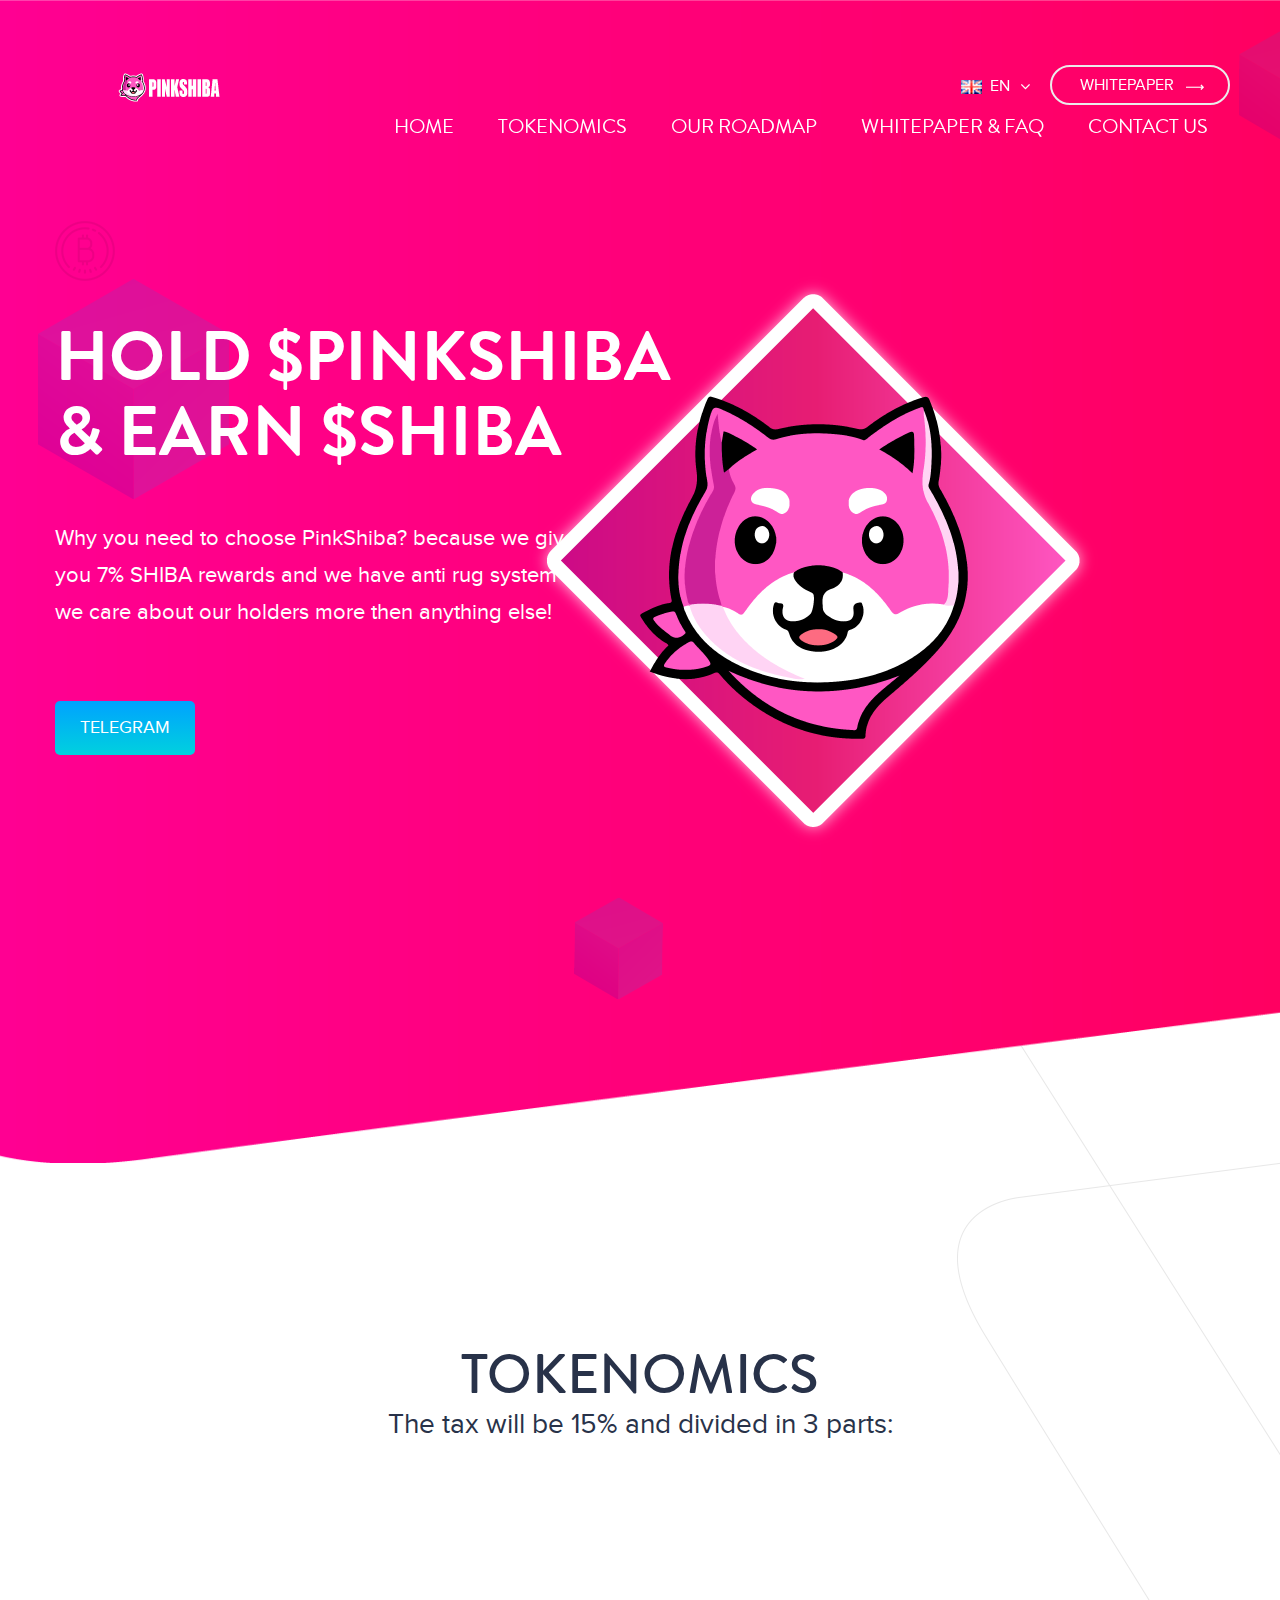
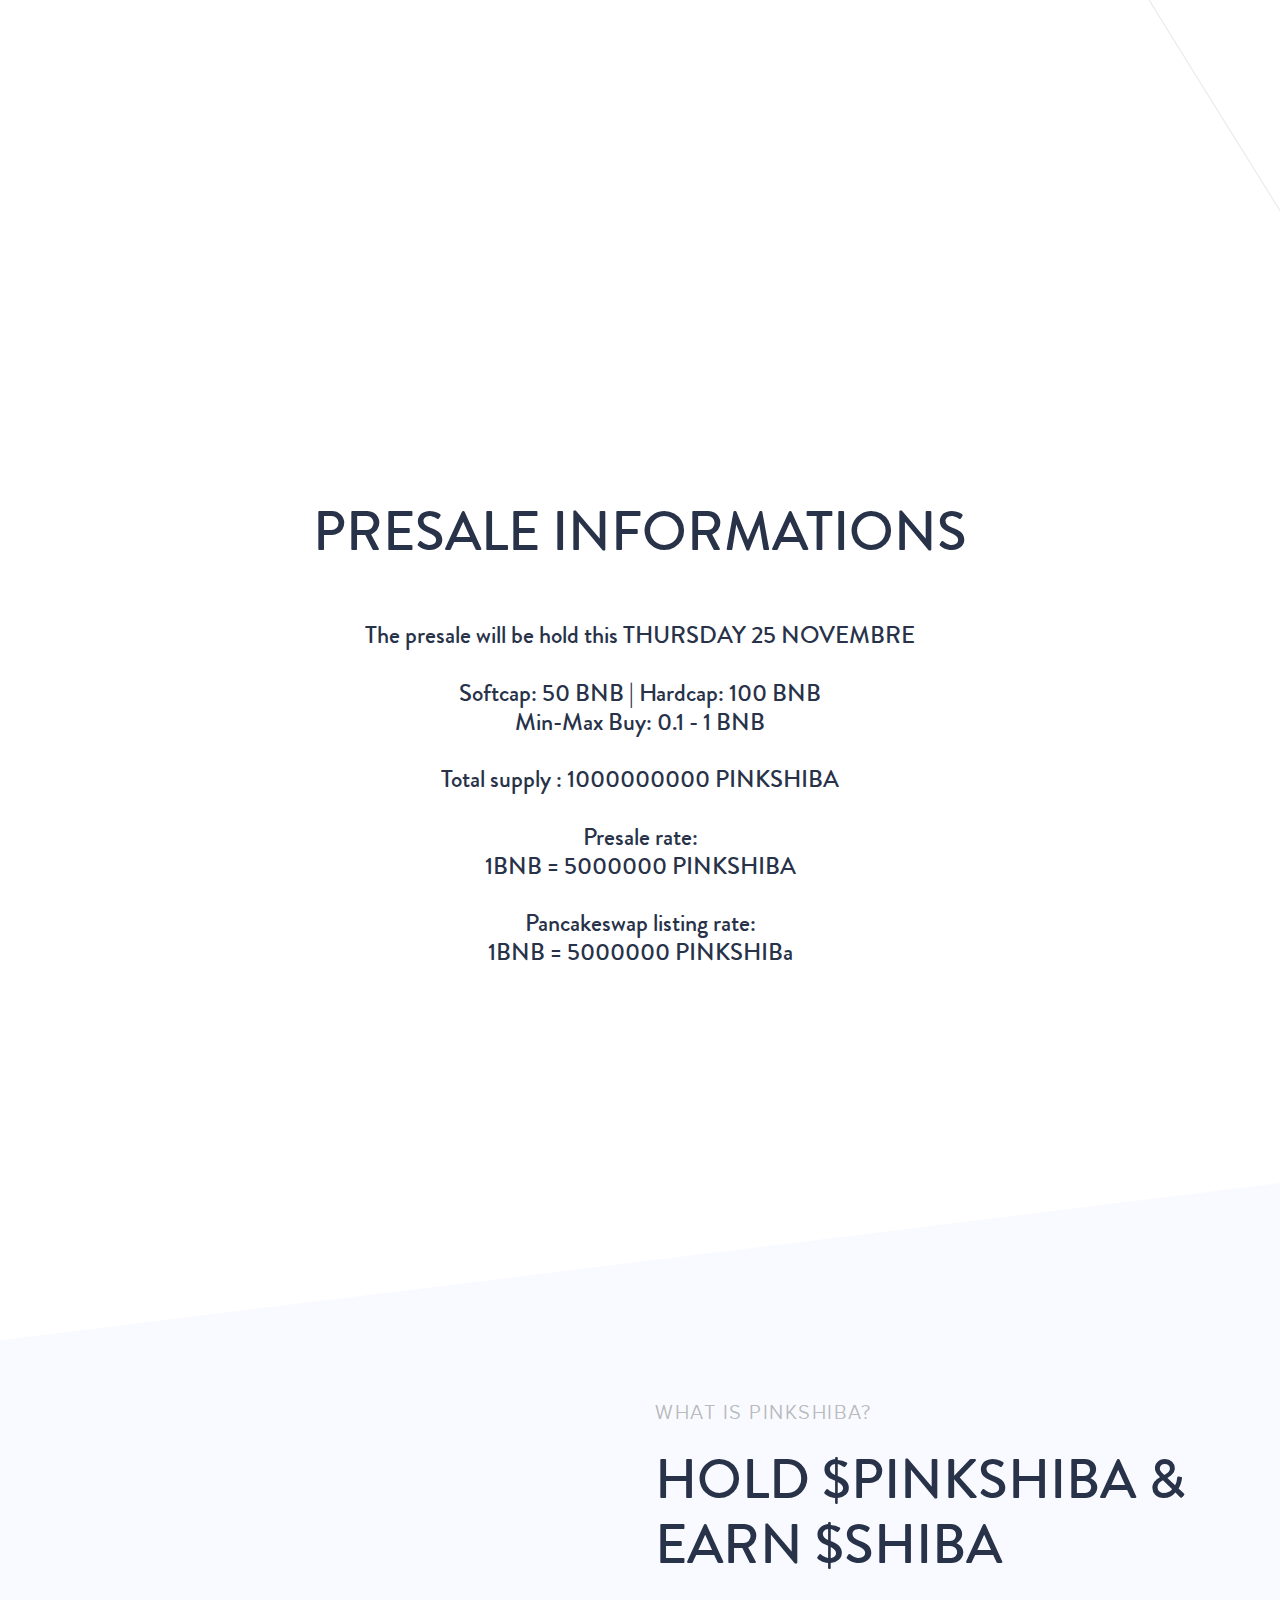
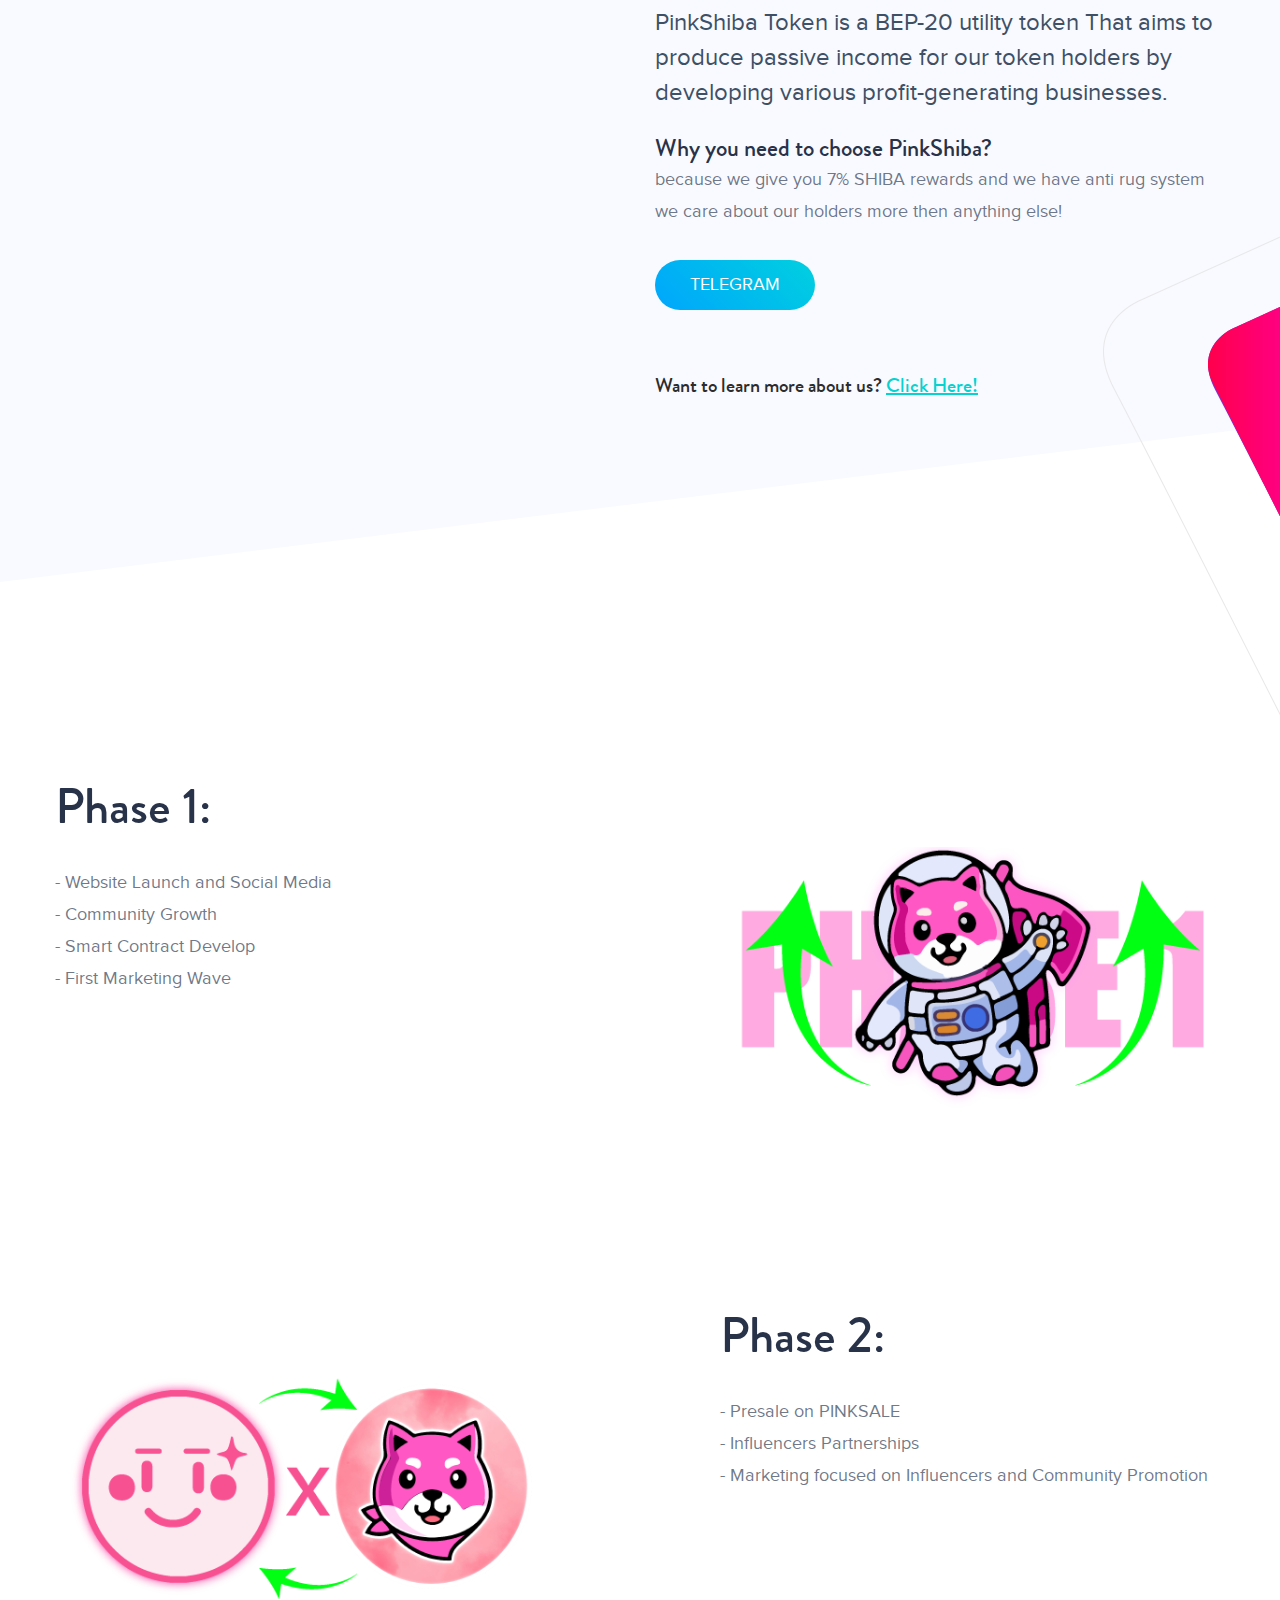
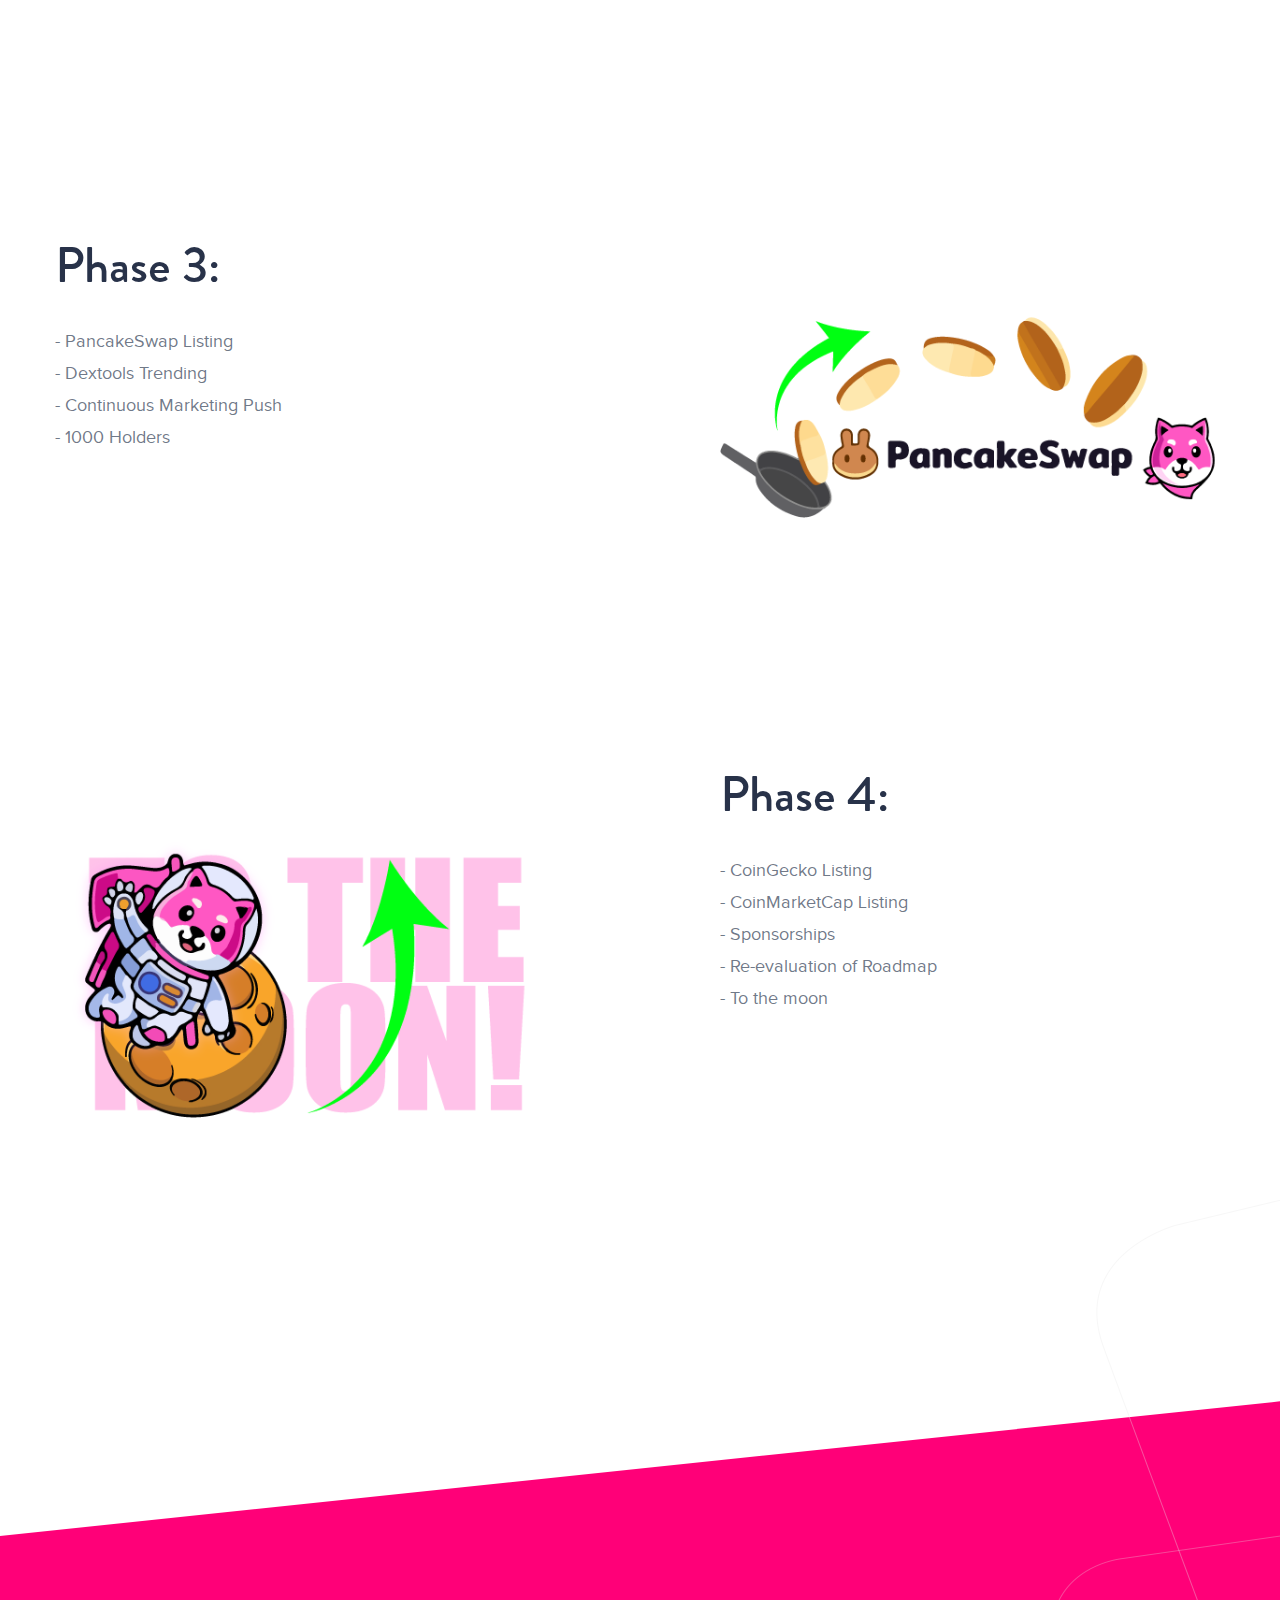
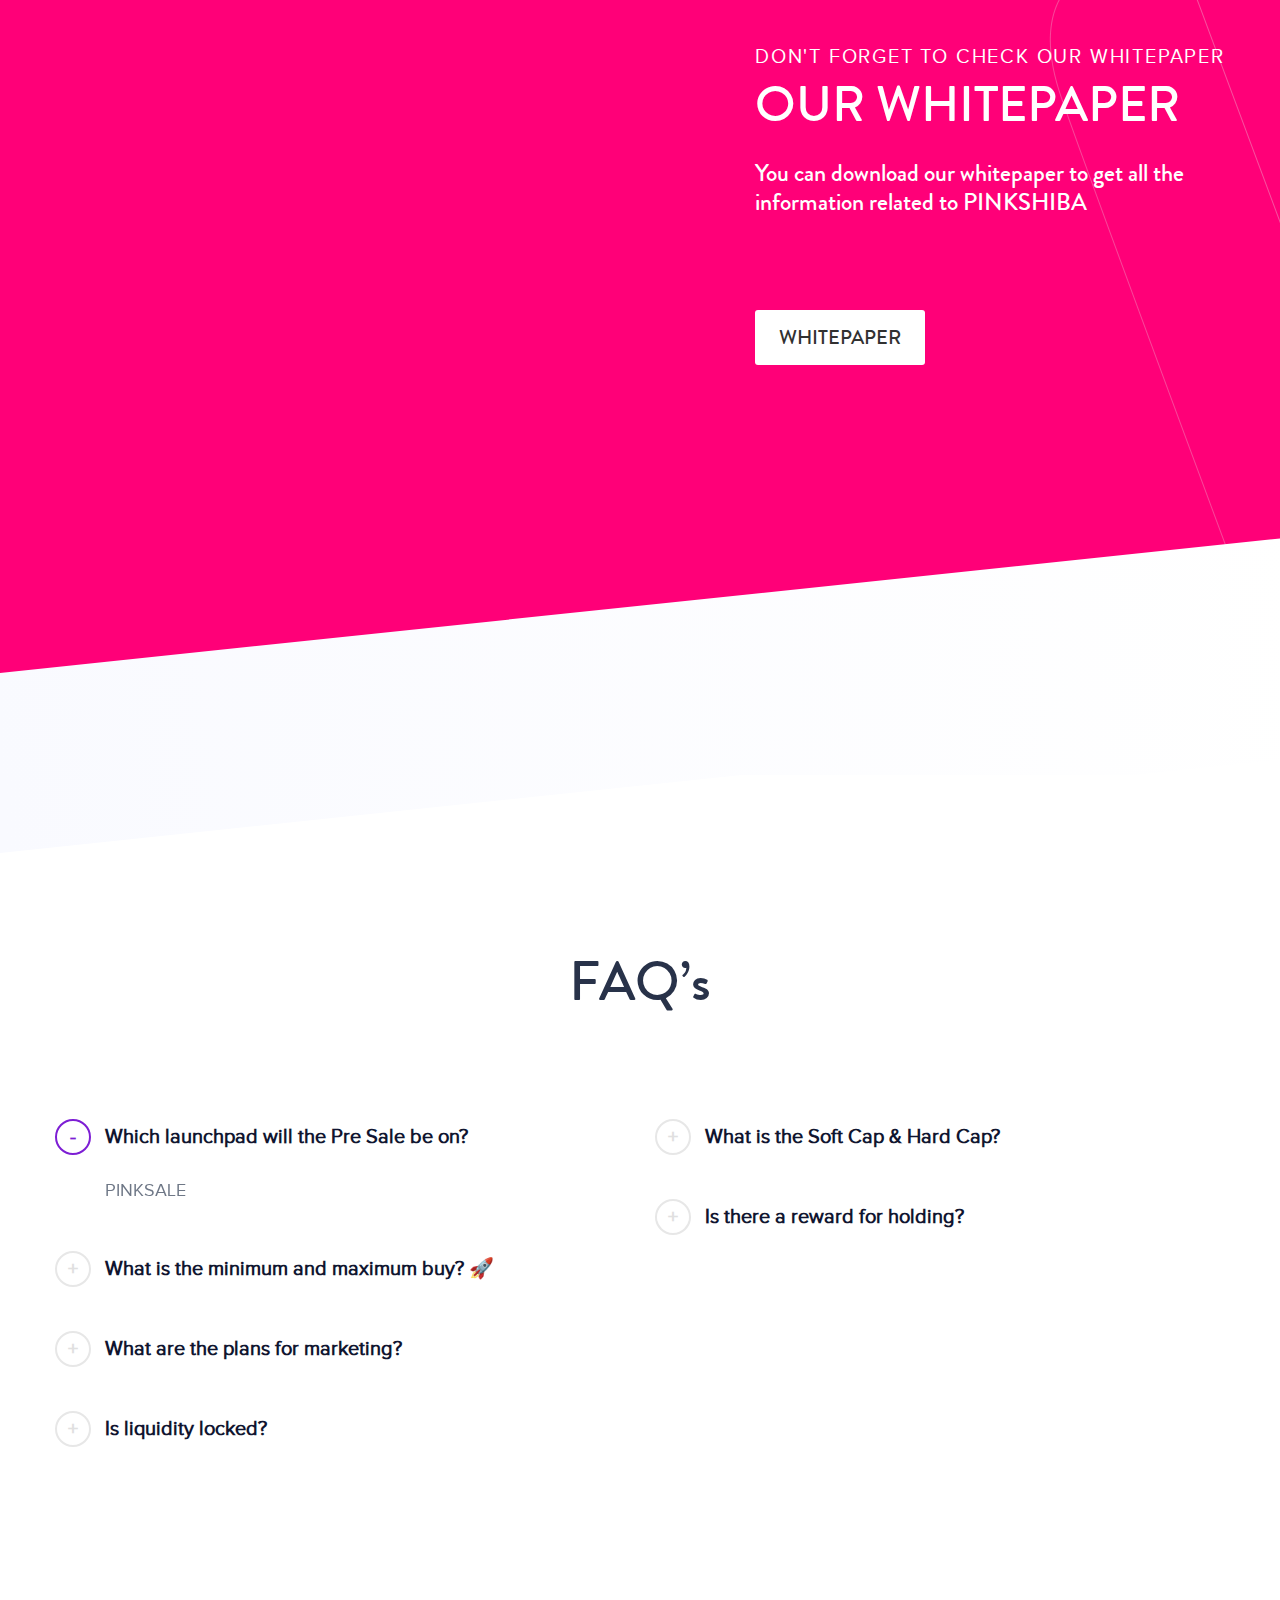
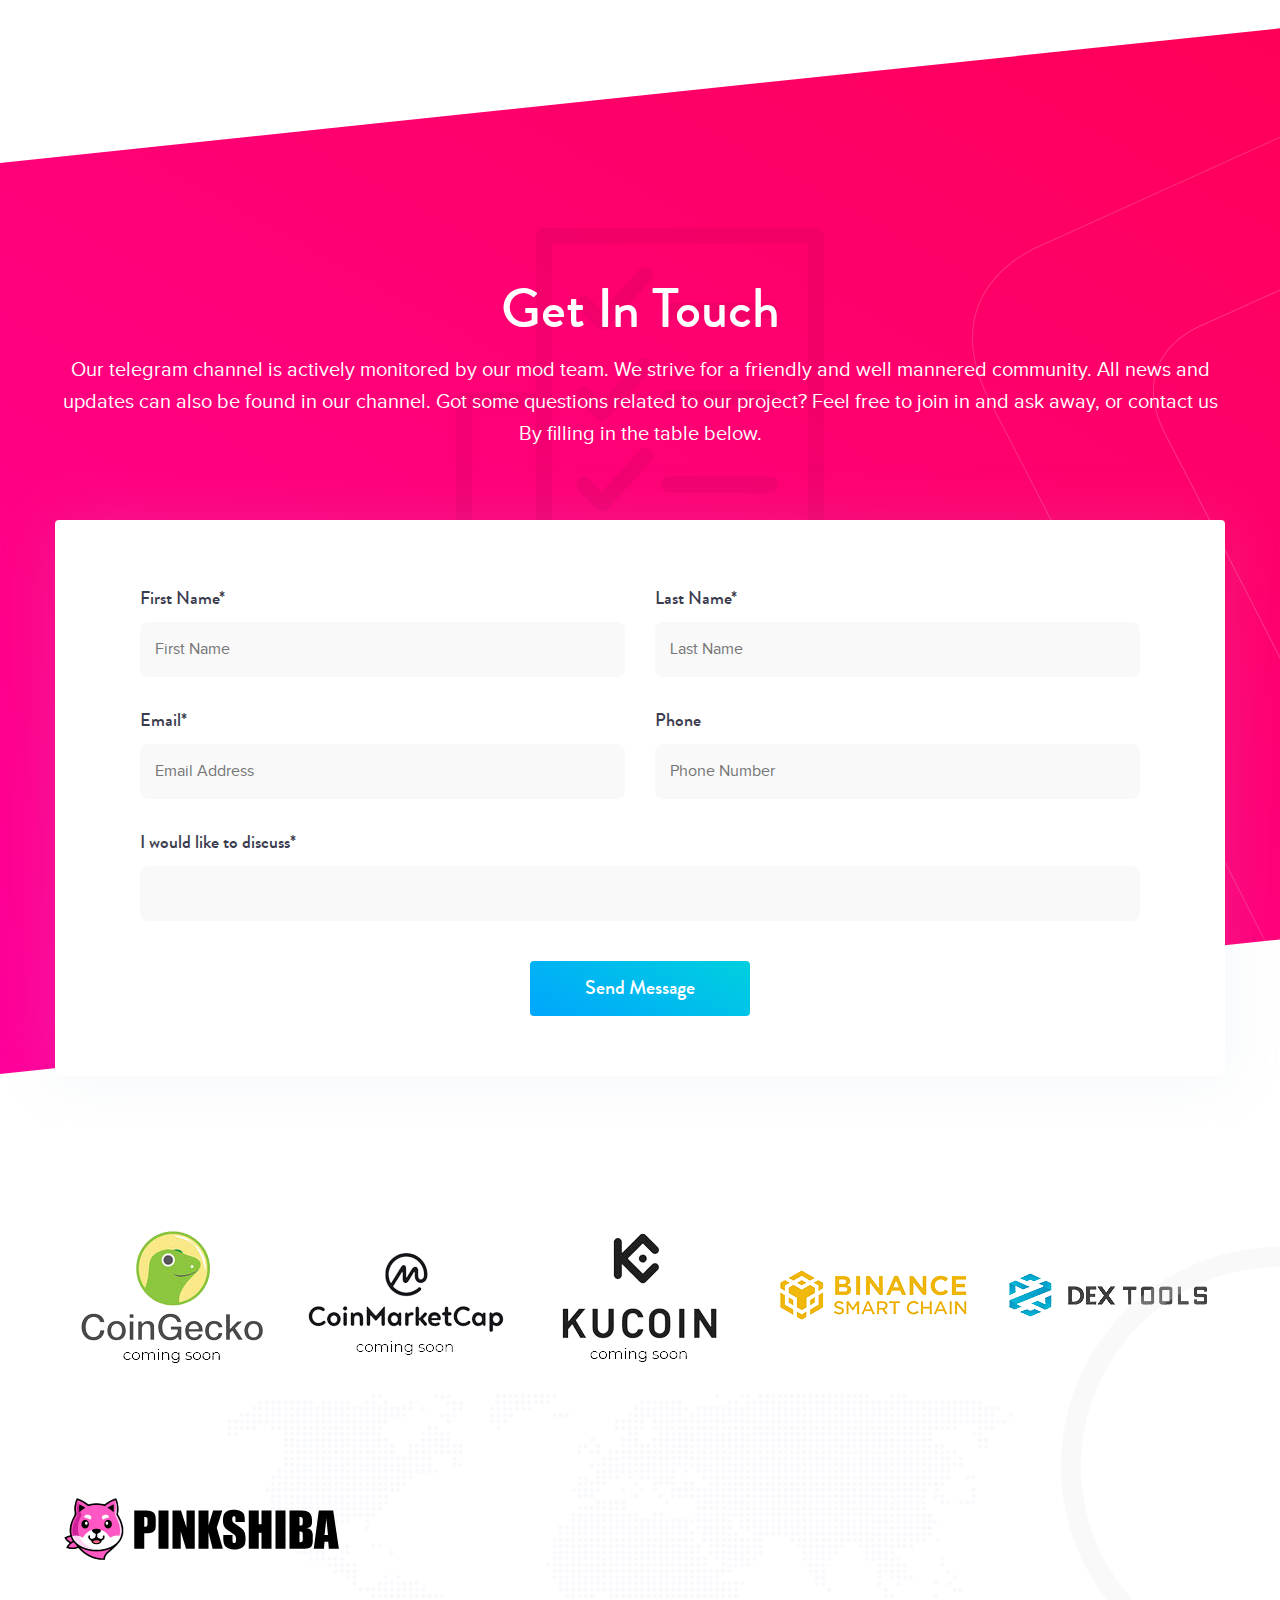
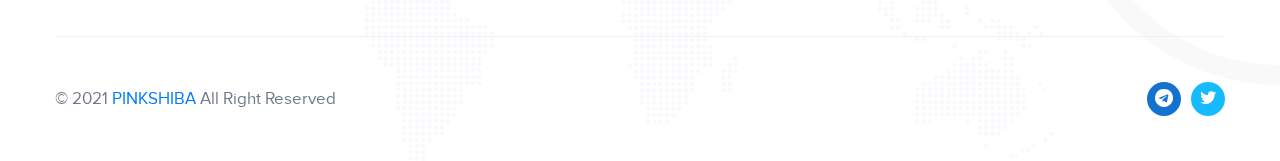
<file: index-3.html>
<!DOCTYPE html>
<html lang="en">
	<head>
		<meta charset="UTF-8">
		<meta name="keywords" content="pinkshiba, shiba, pink, crypto, pinksale">
		<meta name="author" content="pinkshiba">
		<meta name="description" content="Why you need to choose PinkShiba? because we give you 7% SHIBA rewards and we have anti rug system we care about our holders more then anything else!">
		<meta name='og:image' content='images/home/ogg.png'>
		<!-- For IE -->
		<meta http-equiv="X-UA-Compatible" content="IE=edge">
		<!-- For Resposive Device -->
		<meta name="viewport" content="width=device-width, initial-scale=1.0">

		<title>$PINKSHIBA - HOLD $PINKSHIBA EARN $SHIBA</title>

		<!-- Favicon -->
		<link rel="icon" type="image/png" sizes="56x56" href="images/fav-icon/icon.png">

		<!-- Main style sheet -->
		<link rel="stylesheet" type="text/css" href="css/style.css">
		<!-- responsive style sheet -->
		<link rel="stylesheet" type="text/css" href="css/responsive.css">
		<!-- Color Css -->
		<link rel="stylesheet" type="text/css" href="css/color-three.css">


		<!-- Fix Internet Explorer ______________________________________-->

		<!--[if lt IE 9]>
			<script src="http://html5shiv.googlecode.com/svn/trunk/html5.js"></script>
			<script src="vendor/html5shiv.js"></script>
			<script src="vendor/respond.js"></script>
		<![endif]-->
			
	</head>

	<body>
		<div class="main-page-wrapper">

			<!-- ********************** Loading Transition ************************ -->
			<div id="loader-wrapper">
				<div id="loader"></div>
			</div>

			<div class="html-top-content">
				<!-- ********************** Theme Top Banne & Header ************************ -->
				<div class="theme-top-section">
					<!-- ^^^^^^^^^^^^^^^^^ Theme Menu ^^^^^^^^^^^^^^^ -->
					<header class="theme-main-menu full-width color-white">
						<div class="clearfix">
							<div class="menu-wrapper clearfix">
								<div class="logo"><a href="index.html"><img src="images/logo/logo2.png" alt="Logo"></a></div>
								
								<ul class="right-widget celarfix">
									<li>
										<div id="polyglotLanguageSwitcher">
											<form action="#">
												<select id="polyglot-language-options">
													<option id="en" value="en" selected>En</option>
													<option id="fr" value="fr">Fr</option>
													<option id="de" value="de">Ger</option>
													<option id="it" value="it">It</option>
													<option id="es" value="es">Sp</option>
												</select>
											</form>
										</div> <!-- End #polyglotLanguageSwitcher -->
									</li>
									<li class="login-button"><a href="https://drive.google.com/file/d/1BD-h8FNWIpi-vYV2tW8tGeiSnwo00Vrx/view?usp=sharing">WHITEPAPER <i class="flaticon-right-thin"></i></a></li>
								</ul> <!-- /.right-widget -->

								<!-- Navigation -->
							    <nav class="navbar navbar-expand-lg dark-bg" id="mega-menu-holder">
							    	<div class="clearfix">
							    		<button class="navbar-toggler" type="button" data-toggle="collapse" data-target="#navbarResponsive" aria-controls="navbarResponsive" aria-expanded="false" aria-label="Toggle navigation">
							    		  <i class="fa fa-bars" aria-hidden="true"></i>
							    		</button>
							    		<div class="collapse navbar-collapse" id="navbarResponsive">
							    		  <ul class="navbar-nav">
							    		  	<li class="nav-item">
							    		  	  <a class="nav-link js-scroll-trigger" href="#about">HOME</a>
							    		  	</li>
							    		  	<li class="nav-item">
							    		  	  <a class="nav-link js-scroll-trigger" href="#features">TOKENOMICS</a>
							    		  	</li>
							    		  	<li class="nav-item">
							    		  	  <a class="nav-link js-scroll-trigger" href="#services">OUR ROADMAP</a>
							    		  	</li>
							    		  	<li class="nav-item">
							    		  	  <a class="nav-link js-scroll-trigger" href="#apps-review">WHITEPAPER & FAQ</a>
							    		  	</li>
							    		  	<li class="nav-item">
							    		  	  <a class="nav-link js-scroll-trigger" href="#contact">CONTACT US</a>
							    		  	</li>
							    		  </ul>
							    		</div>
							    	</div>
							    </nav>

								
							</div> <!-- /.menu-wrapper -->
						</div> <!-- /.container -->
					</header> <!-- /.theme-main-menu -->
					


					<!-- ^^^^^^^^^^^^^^^^^ Theme Banner ^^^^^^^^^^^^^^^ -->
					<div id="theme-banner" class="theme-banner-three">
						<img src="images/shape/16.png" alt="" class="shape-one">
						<img src="images/shape/17.png" alt="" class="shape-two">
						<img src="images/shape/19.png" alt="" class="shape-four">
						<div class="container">
							<div class="main-text-wrapper">
								<h1>HOLD $PINKSHIBA <br>& EARN $SHIBA</h1>
								<p>Why you need to choose PinkShiba? because we give <br>you 7% SHIBA rewards and we have anti rug system <br>we care about our holders more then anything else!</p>
								<ul class="button-group clearfix">
									<li><a href="#">TELEGRAM</a></li>
								</ul>
								<img src="images/shape/18.png" alt="" class="shape-three">
								<img src="images/icon/3.png" alt="" class="shape-five">
							</div>
						</div>
					</div> <!-- /.theme-banner-three -->
				</div> <!-- /.theme-top-section -->
				



		        <!--
				=====================================================
					Our Feature Four
				=====================================================
				-->
				<div class="our-features-four" id="features">
					<img src="images/shape/27.png" alt="" class="shape">
					<div class="container">
						<div class="theme-title text-center">
							<h2>TOKENOMICS </h2>
							<h3>The tax will be 15% and divided in 3 parts:</h3>
						</div>
						

						<div class="row">
							<div class="col-md-4 col-sm-6 col-xs-12" data-aos="fade-up" data-aos-duration="900">
								<div class="single-feature">
									<div class="icon-box">
										<img src="images/shape/20.png" alt="" class="primary-icon">
									</div>
									<h3>5% Marketing</h3>
									<p>We have great plans for Marketing  (For PRESALE & LAUNCH & After LAUNCH!)</p>
									<a href="#"><i class="flaticon-right-thin"></i></a>
								</div> <!-- /.single-feature -->
							</div> <!-- /.col- -->
							<div class="col-md-4 col-sm-6 col-xs-12" data-aos="fade-up" data-aos-duration="1200">
								<div class="single-feature">
									<div class="icon-box">
										<img src="images/shape/21.png" alt="" class="primary-icon">
									</div>
									<h3>7% SHIBA Rewards</h3>
									<p>More Profit to HOLDERS & Higher MarketCap!</p>
									<a href="#"><i class="flaticon-right-thin"></i></a>
								</div> <!-- /.single-feature -->
							</div> <!-- /.col- -->
							<div class="col-md-4 col-sm-6 col-xs-12" data-aos="fade-up" data-aos-duration="1500">
								<div class="single-feature">
									<div class="icon-box">
										<img src="images/shape/22.png" alt="" class="primary-icon">
									</div>
									<h3>3% BuyBack</h3>
									<p>To PUMP the project TO THE MOON! And Atchive Higher MarketCap!</p>
									<a href="#"><i class="flaticon-right-thin"></i></a>
								</div> <!-- /.single-feature -->
							</div> <!-- /.col- -->
						</div> <!-- /.row -->

						<div class="theme-title text-center">
							<h2><br> <br>PRESALE INFORMATIONS</h2>
							<h4><br> <br>The presale will be hold this THURSDAY 25 NOVEMBRE<br> <br>Softcap: 50 BNB | Hardcap: 100 BNB<br>Min-Max Buy: 0.1 - 1 BNB<br> <br>Total supply : 1000000000 PINKSHIBA<br> <br>Presale rate:<br>1BNB = 5000000 PINKSHIBA<br> <br>Pancakeswap listing rate:<br>1BNB = 5000000 PINKSHIBa</h4>
						</div>
					</div> <!-- /.container -->
				</div> <!-- /.our-features-four -->




				<!--
				=====================================================
					About Us
				=====================================================
				-->
				<div class="about-cryto style-two" id="about">
					<div class="container">
						<div class="row">
							<div class="col-lg-6 order-lg-last">
								<div class="theme-title">
									<div class="upper-heading">What is PINKSHIBA?</div>
									<h2>HOLD $PINKSHIBA & EARN $SHIBA</h2>
								</div> <!-- /.theme-title -->
								<p class="sub-text">PinkShiba Token is a BEP-20 utility token That aims to produce passive income for our token holders by developing various profit-generating businesses.<br></p>
								<h4>Why you need to choose PinkShiba?</h4>
								<p>because we give you 7% SHIBA rewards and we have anti rug system we care about our holders more then anything else!<br> <br></p>
								<a href="#" class="learn-more">TELEGRAM</a>
								<p class="know-more"><br>Want to learn more about us? <a href="https://drive.google.com/file/d/1BD-h8FNWIpi-vYV2tW8tGeiSnwo00Vrx/view?usp=sharing">Click Here!</a></p>
							</div>
							<div class="col-lg-6 order-lg-first">
								<div class="icon-data">
									<div class="single-box" data-aos="fade-right" data-aos-duration="1100">
										<img src="images/icon/14.png" alt="">
										<h3>Safe Investment</h3>
										<p>Investing In PINKSHIBA Is TOTALLY SAFE Thanks To Our Anti-Bots System.</p>
									</div> <!-- /.single-box -->
									<div class="single-box" data-aos="fade-down" data-aos-duration="1100">
										<img src="images/icon/15.png" alt="">
										<h3>Our Project</h3>
										<p>Our Project Is UNIQUE, STRONG, And OPTIMISTIC ... (Check Our Whitepaper For More INFORMATIONS)</p>
									</div> <!-- /.single-box -->
									<div class="single-box" data-aos="fade-up" data-aos-duration="1100">
										<img src="images/icon/16.png" alt="">
										<h3>High Profit</h3>
										<p>Our Marketing Plans and Tokonomics Can Guarantee To You The Biggest Profit As A HOLDER!</p>
									</div> <!-- /.single-box -->
								</div> <!-- /.icon-data -->
							</div>
						</div>
					</div> <!-- /.container -->
				</div>





				<!--
				=====================================================
					Our Feature Five
				=====================================================
				-->
				<div class="our-feature-five" id="services">
					<img src="images/shape/28.png" alt="" class="shape">
					<div class="container">
						<div class="row single-block">
							<div class="col-lg-6">
								<div class="text">
									<h2 class="title">Phase 1:</h2>
									<p>- Website Launch and Social Media<br>- Community Growth<br>- Smart Contract Develop<br>- First Marketing Wave<br></p>
								</div> <!-- /.text -->
							</div> <!-- /.col- -->
							<div class="col-lg-6 img-box"><div><img src="images/shape/23.png" alt=""></div></div>
						</div> <!-- /.row -->

						<div class="row single-block">
							<div class="col-lg-6 order-lg-last">
								<div class="text">
									<h2 class="title">Phase 2:</h2>
									<p>- Presale on PINKSALE<br>- Influencers Partnerships<br>- Marketing focused on Influencers and Community Promotion</p>
								</div> <!-- /.text -->
							</div> <!-- /.col- -->
							<div class="col-lg-6 order-lg-first img-box"><div><img src="images/shape/24.png" alt=""></div></div>
						</div> <!-- /.row -->

						<div class="row single-block">
							<div class="col-lg-6">
								<div class="text">
									<h2 class="title">Phase 3:</h2>
									<p>- PancakeSwap Listing<br>- Dextools Trending<br>- Continuous Marketing Push<br>- 1000 Holders</p>
								</div> <!-- /.text -->
							</div> <!-- /.col- -->
							<div class="col-lg-6 img-box"><div><img src="images/shape/25.png" alt=""></div></div>
						</div> <!-- /.row -->

						<div class="row single-block">
							<div class="col-lg-6 order-lg-last">
								<div class="text">
									<h2 class="title">Phase 4:</h2>
									<p>- CoinGecko Listing<br>- CoinMarketCap Listing<br>- Sponsorships<br>- Re-evaluation of Roadmap<br>- To the moon</p>
								</div> <!-- /.text -->
							</div> <!-- /.col- -->
							<div class="col-lg-6 order-lg-first img-box"><div><img src="images/shape/54.png" alt=""></div></div>
						</div> <!-- /.row -->
					</div> <!-- /.container -->
				</div> <!-- /.our-feature-five -->
				
				



				<!--
				=====================================================
					Apps Overview
				=====================================================
				-->
				<div class="apps-overview color-three" id="apps-review">
					<img src="images/shape/29.png" alt="" class="shape">
					<div class="overlay-bg">
						<div class="container">
							<div class="inner-wrapper">
								<img src="images/home/s8.png" alt="" class="s8-mockup" data-aos="fade-down" data-aos-duration="2500">
								<img src="images/home/x.png" alt="" class="x-mockup" data-aos="fade-up" data-aos-duration="2500">
								<div class="row">
									<div class="col-lg-5 offset-lg-7">
										<div class="text">
											<h3>Don't forget to check our WHITEPAPER</h3>
											<h2>OUR WHITEPAPER</h2>
											<h6>You can download our whitepaper to get all the information related to PINKSHIBA</h6>
											<p><br></p>
											<ul class="button-group">
												<li><a href="https://drive.google.com/file/d/1BD-h8FNWIpi-vYV2tW8tGeiSnwo00Vrx/view?usp=sharing">WHITEPAPER</a></li>
											</ul>
										</div> <!-- /.text -->
									</div>
								</div>
							</div> <!-- /.inner-wrapper -->
						</div>
					</div> <!-- /.overlay-bg -->
				</div> <!-- /.apps-overview -->



				<!--
				=====================================================
					Testimonial Section
				=====================================================
				-->
				<div class="testimonial-section">
					<div class="full-width">
					</div> <!-- /.full-width -->
				</div> <!-- /.testimonial-section -->


				<!-- 
				=============================================
					FaQ Section
				============================================== 
				-->
				<div class="faq-section">
					<div class="container">
						<div class="theme-title text-center">
							<h2>FAQ’s</h2>
						</div>

						<div class="row">
							<div class="col-lg-6">
								<div class="accordion-one">
									<div class="panel-group theme-accordion" id="accordion">
									  <div class="panel">
									    <div class="panel-heading active-panel">
									      <h6 class="panel-title">
									        <a data-toggle="collapse" data-parent="#accordion" href="#collapse1">
									        Which launchpad will the Pre Sale be on?</a>
									      </h6>
									    </div>
									    <div id="collapse1" class="panel-collapse collapse show">
									      <div class="panel-body">
									      	<p>PINKSALE</p>
									      </div>
									    </div>
									  </div> <!-- /panel 1 -->
									  <div class="panel">
									    <div class="panel-heading">
									      <h6 class="panel-title">
									        <a data-toggle="collapse" data-parent="#accordion" href="#collapse2">
									        What is the minimum and maximum buy? 🚀</a>
									      </h6>
									    </div>
									    <div id="collapse2" class="panel-collapse collapse">
									      <div class="panel-body">
									      	<p>Minimum 0.1 BNB  and Maximum 1 BNB</p>
									      </div>
									    </div>
									  </div> <!-- /panel 2 -->
									  <div class="panel">
									    <div class="panel-heading">
									      <h6 class="panel-title">
									        <a data-toggle="collapse" data-parent="#accordion" href="#collapse3">
									        What are the plans for marketing?</a>
									      </h6>
									    </div>
									    <div id="collapse3" class="panel-collapse collapse">
									      <div class="panel-body">
									      	<p>We are currently working with a major Crypto influencer and Marketing team, details Coming soon:)</p>
									      </div>
									    </div>
									  </div> <!-- /panel 3 -->
									  <div class="panel">
									    <div class="panel-heading">
									      <h6 class="panel-title">
									        <a data-toggle="collapse" data-parent="#accordion" href="#collapse4">
									       Is liquidity locked?</a>
									      </h6>
									    </div>
									    <div id="collapse4" class="panel-collapse collapse">
									      <div class="panel-body">
									      	<p>Yes, it will be locked for 1 year after the presale.</p>
									      </div>
									    </div>
									  </div> <!-- /panel 4 -->
									</div> <!-- end #accordion -->
								</div> <!-- End of .accordion-one -->
							</div>

							<div class="col-lg-6">
								<div class="accordion-one">
									<div class="panel-group theme-accordion" id="accordion-two">
									  <div class="panel">
									    <div class="panel-heading">
									      <h6 class="panel-title">
									        <a data-toggle="collapse" data-parent="#accordion-two" href="#collapse11">
									        What is the Soft Cap & Hard Cap?</a>
									      </h6>
									    </div>
									    <div id="collapse11" class="panel-collapse collapse">
									      <div class="panel-body">
									      	<p>SC= 50 BNB - HC= 100 BNB</p>
									      </div>
									    </div>
									  </div> <!-- /panel 1 -->
									  <div class="panel">
									    <div class="panel-heading">
									      <h6 class="panel-title">
									        <a data-toggle="collapse" data-parent="#accordion-two" href="#collapse22">
									        Is there a reward for holding?</a>
									      </h6>
									    </div>
									    <div id="collapse22" class="panel-collapse collapse">
									      <div class="panel-body">
									      	<p>we give you 7% SHIBA rewards as a Holder 🚀</p>
									      </div>
									    </div>
									  </div> <!-- /panel 2 -->
									</div> <!-- end #accordion-two -->
								</div> <!-- End of .accordion-one -->
							</div>
						</div>
					</div>
				</div> <!-- /.faq-section -->




				<!-- 
				=============================================
					Contact Us One
				============================================== 
				-->
				<div class="contact-us-one bg-color m0" id="contact">
					<img src="images/shape/26.png" alt="" class="shape">
					<img src="images/shape/30.png" alt="" class="shape-two">
					<div class="container">
						<div class="theme-title text-center">
							<h2>Get In Touch</h2>
							<p>Our telegram channel is actively monitored by our mod team. We strive for a friendly and well mannered community. All news and updates can also be found in our channel. Got some questions related to our project? Feel free to join in and ask away, or contact us By filling in the table below. </p>
						</div>
						<form action="#" class="form-validation" autocomplete="off">
							<div class="row">
								<div class="col-md-6">
									<label>First Name*</label>
									<input type="text" placeholder="First Name" name="firstName">
								</div>
								<div class="col-md-6">
									<label>Last Name*</label>
									<input type="text" placeholder="Last Name" name="lastName">
								</div>
								<div class="col-md-6">
									<label>Email*</label>
									<input type="email" placeholder="Email Address" name="email">
								</div>
								<div class="col-md-6">
									<label>Phone</label>
									<input type="text" placeholder="Phone Number" name="phone">
								</div>
								<div class="col-12">
									<label>I would like to discuss*</label>
									<input type="text" name="message">
								</div>
							</div>
							<button>Send Message</button>
						</form>
						<!--Contact Form Validation Markup -->
						<!-- Contact alert -->
						<div class="alert-wrapper" id="alert-success">
							<div id="success">
								<button class="closeAlert"><i class="fa fa-times" aria-hidden="true"></i></button>
								<div class="wrapper">
					               	<p>Your message was sent successfully.</p>
					             </div>
					        </div>
					    </div> <!-- End of .alert_wrapper -->
					    <div class="alert-wrapper" id="alert-error">
					        <div id="error">
					           	<button class="closeAlert"><i class="fa fa-times" aria-hidden="true"></i></button>
					           	<div class="wrapper">
					               	<p>Sorry!Something Went Wrong.</p>
					            </div>
					        </div>
					    </div> <!-- End of .alert_wrapper -->
					</div>
				</div> <!-- /.contact-us-one -->


				<!--
				=====================================================
					Partner Slider
				=====================================================
				-->
				<div class="partner-section">
					<div class="container">
						<div class="partner-slider">
							<div class="item"><a href="#"><img src="images/logo/p-1.png" alt=""></a></div>
							<div class="item"><a href="#"><img src="images/logo/p-2.png" alt=""></a></div>
							<div class="item"><a href="#"><img src="images/logo/p-3.png" alt=""></a></div>
							<div class="item"><a href="#"><img src="images/logo/p-4.png" alt=""></a></div>
							<div class="item"><a href="#"><img src="images/logo/p-5.png" alt=""></a></div>
							<div class="item"><a href="#"><img src="images/logo/p-11.png" alt=""></a></div>
						</div>
					</div>
				</div>





				<!--
				=====================================================
					Footer 
				=====================================================
				-->
				<footer class="theme-footer">
					<img src="images/shape/31.png" alt="" class="shape">
					<div class="container">
						<div class="inner-wrapper">
							<div class="top-footer-data-wrapper">
								<div class="row">
									<div class="col-lg-4 col-sm-6 footer-logo">
										<div class="logo"><a href="index.html"><img src="images/logo/logo.png" alt="Logo"></a></div>
									</div> <!-- /.footer-logo -->
								</div> <!-- /.row -->
							</div> <!-- /.top-footer-data-wrapper -->

							<div class="bottom-footer clearfix">
								<p class="copyright">&copy; 2021 <a href="#">PINKSHIBA</a> All Right Reserved</p>
								<ul>
									<li><a href="#"><i class="fa fa-telegram" aria-hidden="true"></i></a></li>
									<li><a href="#"><i class="fa fa-twitter" aria-hidden="true"></i></a></li>
								</ul>
							</div> <!-- /.bottom-footer -->
						</div>
					</div> <!-- /.container -->
				</footer>

			</div> <!-- /.html-top-content -->


			
	        <!-- Scroll Top Button -->
			<button class="scroll-top tran3s color-one-bg">
				<i class="fa fa-long-arrow-up" aria-hidden="true"></i>
			</button>




		<!-- Js File_________________________________ -->
		<!-- jQuery first, then Popper.js, then Bootstrap JS -->
    	<!-- jQuery -->
		<script src="vendor/jquery.2.2.3.min.js"></script>
		<!-- Popper js -->
		<script src="vendor/popper.js/popper.min.js"></script>
		<!-- Bootstrap JS -->
		<script src="vendor/bootstrap/js/bootstrap.min.js"></script>

		<!-- Vendor js _________ -->
		<!-- Plugin JavaScript -->
    	<script src="vendor/jquery-easing/jquery.easing.min.js"></script>
		<!-- Language Stitcher -->
		<script src="vendor/language-switcher/jquery.polyglot.language.switcher.js"></script>
		<!-- js count to -->
		<script src="vendor/jquery.appear.js"></script>
		<script src="vendor/jquery.countTo.js"></script>
		<!-- Fancybox -->
		<script src="vendor/fancybox/dist/jquery.fancybox.min.js"></script>
		<!-- owl Carousel -->
		<script src="vendor/owl-carousel/owl.carousel.min.js"></script>
		<!-- AOS js -->
		<script src="vendor/aos-next/dist/aos.js"></script>
		<!-- Road Map js -->
		<script src="vendor/roadmap/jquery.roadmap.js"></script>



		<!-- Theme js -->
		<script src="js/theme.js"></script>

		</div> <!-- /.main-page-wrapper -->
	</body>
</html>
</file>
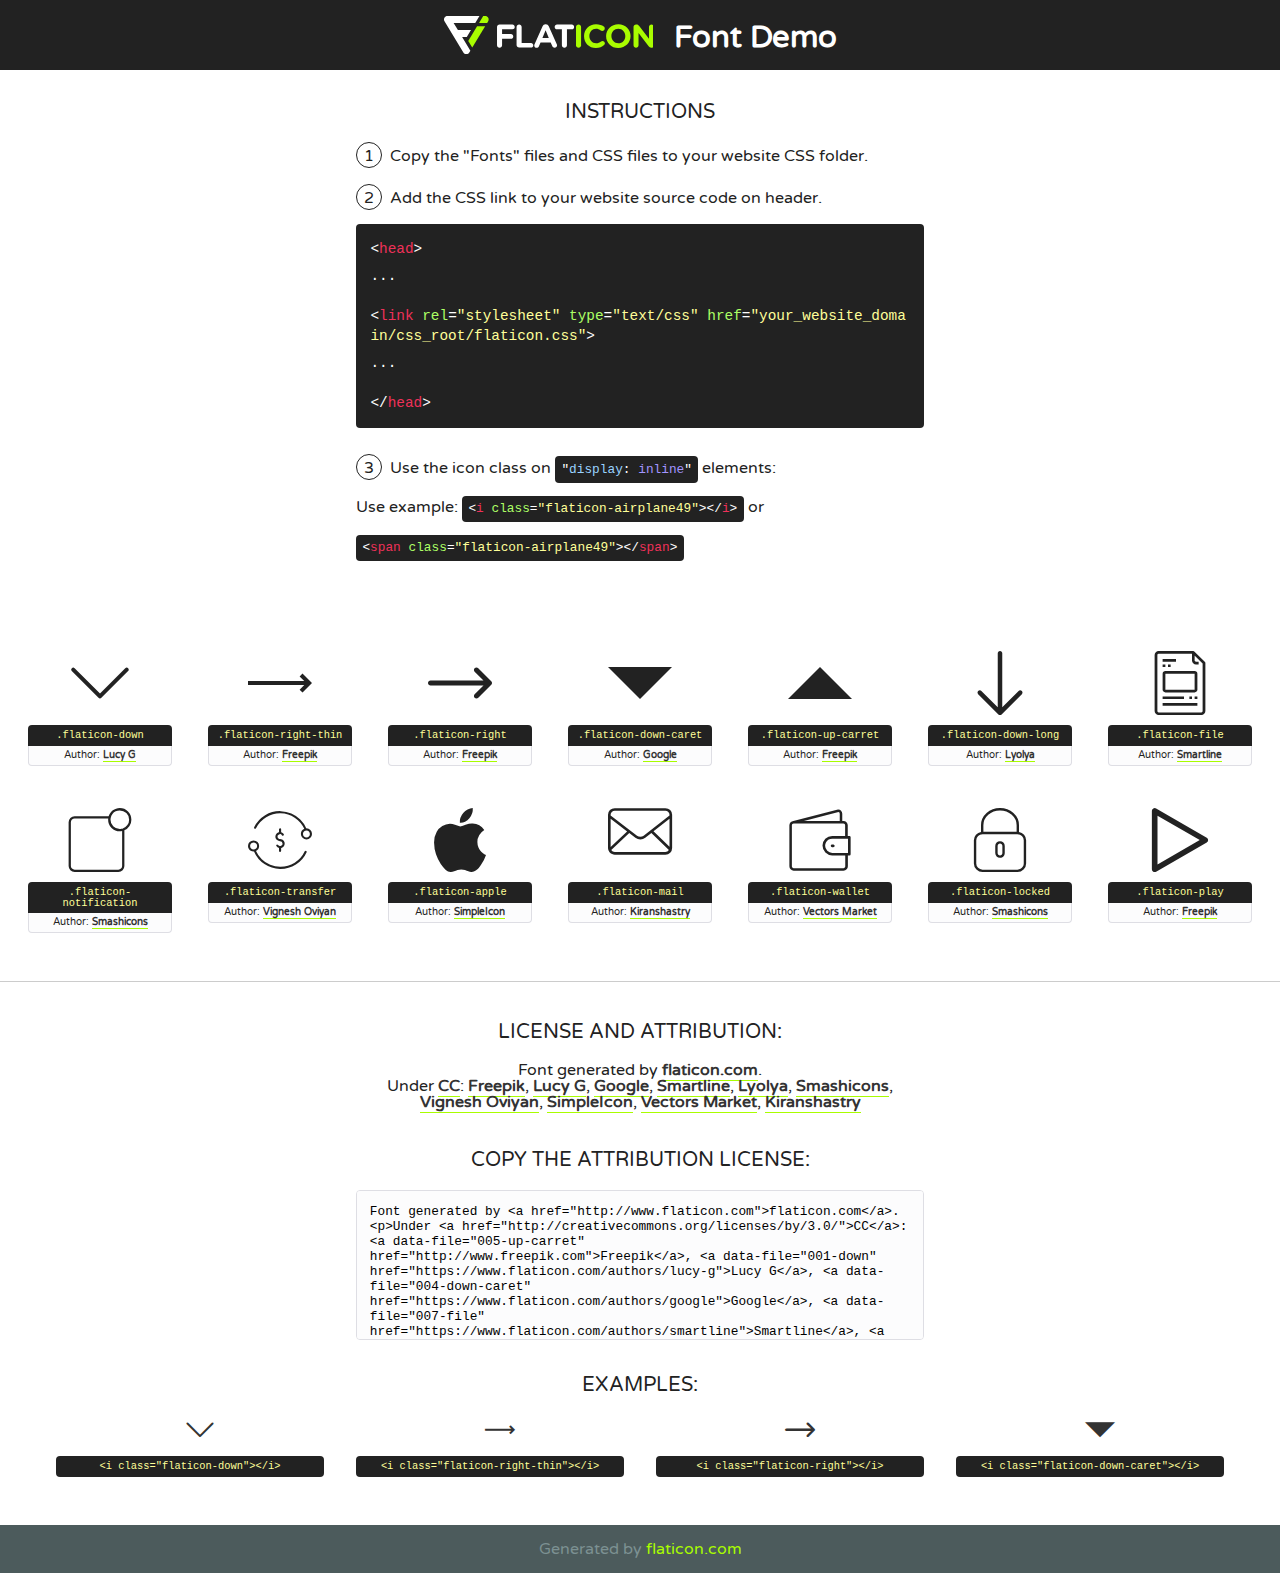
<file: fonts/icon/font/flaticon.html>
<!DOCTYPE html>
<!--
  Flaticon icon font: Flaticon
  Creation date: 02/10/2018 20:17
-->
<html>
<!DOCTYPE html>
<html>

<head>
    <title>Flaticon WebFont</title>
    <link href="http://fonts.googleapis.com/css?family=Varela+Round" rel="stylesheet" type="text/css" />
    <link rel="stylesheet" type="text/css" href="flaticon.css">
    <meta charset="UTF-8">
    <style>
    html, body, div, span, applet, object, iframe,
    h1, h2, h3, h4, h5, h6, p, blockquote, pre,
    a, abbr, acronym, address, big, cite, code,
    del, dfn, em, img, ins, kbd, q, s, samp,
    small, strike, strong, sub, sup, tt, var,
    b, u, i, center,
    dl, dt, dd, ol, ul, li,
    fieldset, form, label, legend,
    table, caption, tbody, tfoot, thead, tr, th, td,
    article, aside, canvas, details, embed, 
    figure, figcaption, footer, header, hgroup, 
    menu, nav, output, ruby, section, summary,
    time, mark, audio, video {
        margin: 0;
        padding: 0;
        border: 0;
        font-size: 100%;
        font: inherit;
        vertical-align: baseline;
    }
    /* HTML5 display-role reset for older browsers */
    article, aside, details, figcaption, figure, 
    footer, header, hgroup, menu, nav, section {
        display: block;
    }
    body {
        line-height: 1;
    }
    ol, ul {
        list-style: none;
    }
    blockquote, q {
        quotes: none;
    }
    blockquote:before, blockquote:after,
    q:before, q:after {
        content: '';
        content: none;
    }
    table {
        border-collapse: collapse;
        border-spacing: 0;
    }
    body {
        font-family: 'Varela Round', Helvetica, Arial, sans-serif;
        font-size: 16px;
        color: #222;
    }
    a {
        color: #333;
        border-bottom: 1px solid #a9fd00;
        font-weight: bold;
        text-decoration: none;
    }
    * {
        -moz-box-sizing: border-box;
        -webkit-box-sizing: border-box;
        box-sizing: border-box;
        margin: 0;
        padding: 0;
    }
    [class^="flaticon-"]:before, [class*=" flaticon-"]:before, [class^="flaticon-"]:after, [class*=" flaticon-"]:after {
        font-family: Flaticon;
        font-size: 30px;
        font-style: normal;
        margin-left: 20px;
        color: #333;
    }
    .wrapper {
        max-width: 600px;
        margin: auto;
        padding: 0 1em;
    }
    .title {
        font-size: 1.25em;
        text-align: center;
        margin-bottom: 1em;
        text-transform: uppercase;
    }
    header {
        text-align: center;
        background-color: #222;
        color: #fff;
        padding: 1em;
    }
    header .logo {
        width: 210px;
        height: 38px;
        display: inline-block;
        vertical-align: middle;
        margin-right: 1em;
        border: none;
    }
    header strong {
        font-size: 1.95em;
        font-weight: bold;
        vertical-align: middle;
        margin-top: 5px;
        display: inline-block;
    }
    .demo {
        margin: 2em auto;
        line-height: 1.25em;
    }
    .demo ul li {
        margin-bottom: 1em;
    }
    .demo ul li .num {
        color: #222;
        border-radius: 20px;
        display: inline-block;
        width: 26px;
        padding: 3px;
        height: 26px;
        text-align: center;
        margin-right: 0.5em;
        border: 1px solid #222;
    }
    .demo ul li code {
        background-color: #222;
        border-radius: 4px;
        padding: 0.25em 0.5em;
        display: inline-block;
        color: #fff;
        font-family: Consolas,Monaco,Lucida Console,Liberation Mono,DejaVu Sans Mono,Bitstream Vera Sans Mono,Courier New, monospace;
        font-weight: lighter;
        margin-top: 1em;
        font-size: 0.8em;
        word-break: break-all;
    }
    .demo ul li code.big {
        padding: 1em;
        font-size: 0.9em;
    }
    .demo ul li code .red {
        color: #EF3159;
    }
    .demo ul li code .green {
        color: #ACFF65;
    }
    .demo ul li code .yellow {
        color: #FFFF99;
    }
    .demo ul li code .blue {
        color: #99D3FF;
    }
    .demo ul li code .purple {
        color: #A295FF;
    }
    .demo ul li code .dots {
        margin-top: 0.5em;
        display: block;
    }
    #glyphs {
        border-bottom: 1px solid #ccc;
        padding: 2em 0;
        text-align: center;
    }
    .glyph {
        display: inline-block;
        width: 9em;
        margin: 1em;
        text-align: center;
        vertical-align: top;
        background: #FFF;
    }
    .glyph .glyph-icon {
        padding: 10px;
        display: block;
        font-family:"Flaticon";
        font-size: 64px;
        line-height: 1;
    }
    .glyph .glyph-icon:before {
        font-size: 64px;
        color: #222;
        margin-left: 0;
    }
    .class-name {
        font-size: 0.65em;
        background-color: #222;
        color: #fff;
        border-radius: 4px 4px 0 0;
        padding: 0.5em;
        color: #FFFF99;
        font-family: Consolas,Monaco,Lucida Console,Liberation Mono,DejaVu Sans Mono,Bitstream Vera Sans Mono,Courier New, monospace;
    }
    .author-name {
        font-size: 0.6em;
        background-color: #fcfcfd;
        border: 1px solid #DEDEE4;
        border-top: 0;
        border-radius: 0 0 4px 4px;
        padding: 0.5em;
    }
    .class-name:last-child {
        font-size: 10px;
        color:#888;
    }
    .class-name:last-child a {
        font-size: 10px;
        color:#555;
    }
    .class-name:last-child a:hover {
        color:#a9fd00;
    }
    .glyph > input {
        display: block;
        width: 100px;
        margin: 5px auto;
        text-align: center;
        font-size: 12px;
        cursor: text;
    }
    .glyph > input.icon-input {
        font-family:"Flaticon";
        font-size: 16px;
        margin-bottom: 10px;
    }
    .attribution .title {
        margin-top: 2em;
    }
    .attribution textarea {
        background-color: #fcfcfd;
        padding: 1em;
        border: none;
        box-shadow: none;
        border: 1px solid #DEDEE4;
        border-radius: 4px;
        resize: none;
        width: 100%;
        height: 150px;
        font-size: 0.8em;
        font-family: Consolas,Monaco,Lucida Console,Liberation Mono,DejaVu Sans Mono,Bitstream Vera Sans Mono,Courier New, monospace;
        -webkit-appearance: none;
    }
    .iconsuse {
        margin: 2em auto;
        text-align: center;
        max-width: 1200px;
    }
    .iconsuse:after {
        content: '';
        display: table;
        clear: both;
    }
    .iconsuse .image {
        float: left;
        width: 25%;
        padding: 0 1em;
    }
    .iconsuse .image p {
        margin-bottom: 1em;
    }
    .iconsuse .image span {
        display: block;
        font-size: 0.65em;
        background-color: #222;
        color: #fff;
        border-radius: 4px;
        padding: 0.5em;
        color: #FFFF99;
        margin-top: 1em;
        font-family: Consolas,Monaco,Lucida Console,Liberation Mono,DejaVu Sans Mono,Bitstream Vera Sans Mono,Courier New, monospace;
    }
    #footer {
        text-align: center;
        background-color: #4C5B5C;
        color: #7c9192;
        padding: 1em;
    }
    #footer a {
        border: none;
        color: #a9fd00;
        font-weight: normal;
    }
    @media (max-width: 960px) {
        .iconsuse .image {
            width: 50%;
        }
    }
    @media (max-width: 560px) {
        .iconsuse .image {
            width: 100%;
        }
    }
    </style>
</head>

<body class="characters-off">

    <header>
        <a href="http://www.flaticon.com" target="_blank" class="logo">
            <svg version="1.1" xmlns="http://www.w3.org/2000/svg" xmlns:xlink="http://www.w3.org/1999/xlink" xmlns:a="http://ns.adobe.com/AdobeSVGViewerExtensions/3.0/" viewBox="0 0 560.875 102.036" enable-background="new 0 0 560.875 102.036" xml:space="preserve">
                <defs>
                </defs>
                <g>
                    <g class="letters">
                        <path fill="#ffffff" d="M141.596,29.675c0-3.777,2.985-6.767,6.764-6.767h34.438c3.426,0,6.15,2.728,6.15,6.15
                        c0,3.43-2.724,6.149-6.15,6.149h-27.674v13.091h23.719c3.429,0,6.151,2.724,6.151,6.15c0,3.43-2.723,6.149-6.151,6.149h-23.719
                        v17.574c0,3.773-2.986,6.761-6.764,6.761c-3.779,0-6.764-2.989-6.764-6.761V29.675z"></path>
                        <path fill="#ffffff" d="M193.844,29.149c0-3.781,2.985-6.767,6.764-6.767c3.776,0,6.763,2.985,6.763,6.767v42.957h25.039
                        c3.426,0,6.149,2.726,6.149,6.153c0,3.425-2.723,6.15-6.149,6.15h-31.802c-3.779,0-6.764-2.986-6.764-6.768V29.149z"></path>
                        <path fill="#ffffff" d="M241.891,75.71l21.438-48.407c1.492-3.341,4.215-5.357,7.906-5.357h0.792
                        c3.686,0,6.323,2.017,7.815,5.357l21.439,48.407c0.436,0.967,0.701,1.845,0.701,2.723c0,3.602-2.809,6.501-6.414,6.501
                        c-3.161,0-5.269-1.845-6.499-4.655l-4.132-9.661h-27.059l-4.301,10.102c-1.144,2.631-3.426,4.214-6.237,4.214
                        c-3.517,0-6.24-2.81-6.24-6.325C241.1,77.64,241.451,76.677,241.891,75.71z M279.932,58.666l-8.521-20.297l-8.526,20.297H279.932
                        z"></path>
                        <path fill="#ffffff" d="M314.864,35.387H301.86c-3.429,0-6.239-2.813-6.239-6.238c0-3.429,2.811-6.24,6.239-6.24h39.533
                        c3.426,0,6.237,2.811,6.237,6.24c0,3.425-2.811,6.238-6.237,6.238h-13.001v42.785c0,3.773-2.99,6.761-6.764,6.761
                        c-3.779,0-6.764-2.989-6.764-6.761V35.387z"></path>
                        <path fill="#A9FD00" d="M352.615,29.149c0-3.781,2.985-6.767,6.767-6.767c3.774,0,6.761,2.985,6.761,6.767v49.024
                        c0,3.773-2.987,6.761-6.761,6.761c-3.781,0-6.767-2.989-6.767-6.761V29.149z"></path>
                        <path fill="#A9FD00" d="M374.132,53.836v-0.179c0-17.481,13.178-31.801,32.065-31.801c9.22,0,15.459,2.458,20.557,6.238
                        c1.402,1.054,2.637,2.985,2.637,5.357c0,3.692-2.985,6.59-6.681,6.59c-1.845,0-3.071-0.702-4.044-1.319
                        c-3.776-2.813-7.729-4.393-12.562-4.393c-10.364,0-17.831,8.611-17.831,19.154v0.173c0,10.542,7.291,19.329,17.831,19.329
                        c5.715,0,9.492-1.756,13.359-4.834c1.049-0.874,2.458-1.491,4.039-1.491c3.429,0,6.325,2.813,6.325,6.236
                        c0,2.106-1.056,3.78-2.282,4.834c-5.539,4.834-12.036,7.733-21.878,7.733C387.572,85.464,374.132,71.493,374.132,53.836z"></path>
                        <path fill="#A9FD00" d="M433.009,53.836v-0.179c0-17.481,13.79-31.801,32.766-31.801c18.981,0,32.592,14.143,32.592,31.628v0.173
                        c0,17.483-13.785,31.807-32.769,31.807C446.625,85.464,433.009,71.32,433.009,53.836z M484.224,53.836v-0.179
                        c0-10.539-7.725-19.326-18.626-19.326c-10.893,0-18.449,8.611-18.449,19.154v0.173c0,10.542,7.73,19.329,18.626,19.329
                        C476.676,72.986,484.224,64.378,484.224,53.836z"></path>
                        <path fill="#A9FD00" d="M506.233,29.321c0-3.774,2.99-6.763,6.767-6.763h1.401c3.252,0,5.183,1.583,7.029,3.953l26.093,34.265
                        V29.059c0-3.692,2.99-6.677,6.681-6.677c3.683,0,6.671,2.985,6.671,6.677v48.934c0,3.78-2.987,6.765-6.764,6.765h-0.436
                        c-3.257,0-5.188-1.581-7.034-3.953l-27.056-35.492v32.944c0,3.687-2.985,6.676-6.678,6.676c-3.683,0-6.673-2.989-6.673-6.676
                        V29.321z"></path>
                    </g>
                    <g class="insignia">
                        <path fill="#ffffff" d="M48.372,56.137h12.517l11.156-18.537H37.186L25.688,18.539h57.825L94.668,0H9.271
                        C5.925,0,2.842,1.801,1.198,4.716c-1.644,2.907-1.593,6.482,0.134,9.343l50.38,83.501c1.678,2.781,4.689,4.476,7.938,4.476
                        c3.246,0,6.257-1.695,7.935-4.476l2.898-4.804L48.372,56.137z"></path>
                        <g class="i">
                            <path fill="#A9FD00" d="M93.575,18.539h0.031v0.004l21.652,0.004l2.705-4.488c1.727-2.861,1.778-6.436,0.133-9.343
                            C116.454,1.801,113.371,0,110.026,0h-5.294L93.575,18.539z"></path>
                            <polygon fill="#A9FD00" points="88.291,27.356 64.725,66.486 75.519,84.404 109.942,27.356"></polygon>
                        </g>
                    </g>
                </g>
            </svg>
        </a>
        <strong>Font Demo</strong>
    </header>


    <section class="demo wrapper">

        <p class="title">Instructions</p>

        <ul>
            <li>
                <span class="num">1</span>Copy the "Fonts" files and CSS files to your website CSS folder.
            </li>
            <li>
                <span class="num">2</span>Add the CSS link to your website source code on header.
                <code class="big">
                    &lt;<span class="red">head</span>&gt;
                    <br/><span class="dots">...</span>
                    <br/>&lt;<span class="red">link</span> <span class="green">rel</span>=<span class="yellow">"stylesheet"</span> <span class="green">type</span>=<span class="yellow">"text/css"</span> <span class="green">href</span>=<span class="yellow">"your_website_domain/css_root/flaticon.css"</span>&gt;
                    <br/><span class="dots">...</span>
                    <br/>&lt;/<span class="red">head</span>&gt;
                </code>
            </li>

            <li>
                <p>
                    <span class="num">3</span>Use the icon class on <code>"<span class="blue">display</span>:<span class="purple"> inline</span>"</code> elements:
                    <br />
                    Use example: <code>&lt;<span class="red">i</span> <span class="green">class</span>=<span class="yellow">&quot;flaticon-airplane49&quot;</span>&gt;&lt;/<span class="red">i</span>&gt;</code> or <code>&lt;<span class="red">span</span> <span class="green">class</span>=<span class="yellow">&quot;flaticon-airplane49&quot;</span>&gt;&lt;/<span class="red">span</span>&gt;</code>
            </li>
        </ul>

    </section>




   <section id="glyphs">          
    
      
        <div class="glyph"><div class="glyph-icon flaticon-down"></div>
            <div class="class-name">.flaticon-down</div>
            <div class="author-name">Author: <a data-file="001-down" href="https://www.flaticon.com/authors/lucy-g">Lucy G</a> </div> 
        </div>        
        
        <div class="glyph"><div class="glyph-icon flaticon-right-thin"></div>
            <div class="class-name">.flaticon-right-thin</div>
            <div class="author-name">Author: <a data-file="002-right-thin" href="http://www.freepik.com">Freepik</a> </div> 
        </div>        
        
        <div class="glyph"><div class="glyph-icon flaticon-right"></div>
            <div class="class-name">.flaticon-right</div>
            <div class="author-name">Author: <a data-file="003-right" href="http://www.freepik.com">Freepik</a> </div> 
        </div>        
        
        <div class="glyph"><div class="glyph-icon flaticon-down-caret"></div>
            <div class="class-name">.flaticon-down-caret</div>
            <div class="author-name">Author: <a data-file="004-down-caret" href="https://www.flaticon.com/authors/google">Google</a> </div> 
        </div>        
        
        <div class="glyph"><div class="glyph-icon flaticon-up-carret"></div>
            <div class="class-name">.flaticon-up-carret</div>
            <div class="author-name">Author: <a data-file="005-up-carret" href="http://www.freepik.com">Freepik</a> </div> 
        </div>        
        
        <div class="glyph"><div class="glyph-icon flaticon-down-long"></div>
            <div class="class-name">.flaticon-down-long</div>
            <div class="author-name">Author: <a data-file="006-down-long" href="https://www.flaticon.com/authors/lyolya">Lyolya</a> </div> 
        </div>        
        
        <div class="glyph"><div class="glyph-icon flaticon-file"></div>
            <div class="class-name">.flaticon-file</div>
            <div class="author-name">Author: <a data-file="007-file" href="https://www.flaticon.com/authors/smartline">Smartline</a> </div> 
        </div>        
        
        <div class="glyph"><div class="glyph-icon flaticon-notification"></div>
            <div class="class-name">.flaticon-notification</div>
            <div class="author-name">Author: <a data-file="008-notification" href="https://www.flaticon.com/authors/smashicons">Smashicons</a> </div> 
        </div>        
        
        <div class="glyph"><div class="glyph-icon flaticon-transfer"></div>
            <div class="class-name">.flaticon-transfer</div>
            <div class="author-name">Author: <a data-file="009-transfer" href="https://www.flaticon.com/authors/vignesh-oviyan">Vignesh Oviyan</a> </div> 
        </div>        
        
        <div class="glyph"><div class="glyph-icon flaticon-apple"></div>
            <div class="class-name">.flaticon-apple</div>
            <div class="author-name">Author: <a data-file="010-apple" href="https://www.flaticon.com/authors/simpleicon">SimpleIcon</a> </div> 
        </div>        
        
        <div class="glyph"><div class="glyph-icon flaticon-mail"></div>
            <div class="class-name">.flaticon-mail</div>
            <div class="author-name">Author: <a data-file="011-mail" href="https://www.flaticon.com/authors/kiranshastry">Kiranshastry</a> </div> 
        </div>        
        
        <div class="glyph"><div class="glyph-icon flaticon-wallet"></div>
            <div class="class-name">.flaticon-wallet</div>
            <div class="author-name">Author: <a data-file="012-wallet" href="https://www.flaticon.com/authors/vectors-market">Vectors Market</a> </div> 
        </div>        
        
        <div class="glyph"><div class="glyph-icon flaticon-locked"></div>
            <div class="class-name">.flaticon-locked</div>
            <div class="author-name">Author: <a data-file="013-locked" href="https://www.flaticon.com/authors/smashicons">Smashicons</a> </div> 
        </div>        
        
        <div class="glyph"><div class="glyph-icon flaticon-play"></div>
            <div class="class-name">.flaticon-play</div>
            <div class="author-name">Author: <a data-file="014-play" href="http://www.freepik.com">Freepik</a> </div> 
        </div>        
        

    </section>



    <section class="attribution wrapper"   style="text-align:center;">

      <div class="title">License and attribution:</div><div class="attrDiv">Font generated by <a href="http://www.flaticon.com">flaticon.com</a>. <div><p>Under <a href="http://creativecommons.org/licenses/by/3.0/">CC</a>: <a data-file="005-up-carret" href="http://www.freepik.com">Freepik</a>, <a data-file="001-down" href="https://www.flaticon.com/authors/lucy-g">Lucy G</a>, <a data-file="004-down-caret" href="https://www.flaticon.com/authors/google">Google</a>, <a data-file="007-file" href="https://www.flaticon.com/authors/smartline">Smartline</a>, <a data-file="006-down-long" href="https://www.flaticon.com/authors/lyolya">Lyolya</a>, <a data-file="013-locked" href="https://www.flaticon.com/authors/smashicons">Smashicons</a>, <a data-file="009-transfer" href="https://www.flaticon.com/authors/vignesh-oviyan">Vignesh Oviyan</a>, <a data-file="010-apple" href="https://www.flaticon.com/authors/simpleicon">SimpleIcon</a>, <a data-file="012-wallet" href="https://www.flaticon.com/authors/vectors-market">Vectors Market</a>, <a data-file="011-mail" href="https://www.flaticon.com/authors/kiranshastry">Kiranshastry</a></p>  </div>
      </div>
      <div class="title">Copy the Attribution License:</div>

    <textarea onclick="this.focus();this.select();">Font generated by &lt;a href=&quot;http://www.flaticon.com&quot;&gt;flaticon.com&lt;/a&gt;. <p>Under <a href="http://creativecommons.org/licenses/by/3.0/">CC</a>: <a data-file="005-up-carret" href="http://www.freepik.com">Freepik</a>, <a data-file="001-down" href="https://www.flaticon.com/authors/lucy-g">Lucy G</a>, <a data-file="004-down-caret" href="https://www.flaticon.com/authors/google">Google</a>, <a data-file="007-file" href="https://www.flaticon.com/authors/smartline">Smartline</a>, <a data-file="006-down-long" href="https://www.flaticon.com/authors/lyolya">Lyolya</a>, <a data-file="013-locked" href="https://www.flaticon.com/authors/smashicons">Smashicons</a>, <a data-file="009-transfer" href="https://www.flaticon.com/authors/vignesh-oviyan">Vignesh Oviyan</a>, <a data-file="010-apple" href="https://www.flaticon.com/authors/simpleicon">SimpleIcon</a>, <a data-file="012-wallet" href="https://www.flaticon.com/authors/vectors-market">Vectors Market</a>, <a data-file="011-mail" href="https://www.flaticon.com/authors/kiranshastry">Kiranshastry</a></p>  
     </textarea>

    </section>

    <section class="iconsuse">

          <div class="title">Examples:</div>            
             
            <div class="image">
                <p>
                    <i class="glyph-icon flaticon-down"></i> 
                    <span>&lt;i class=&quot;flaticon-down&quot;&gt;&lt;/i&gt;</span>
                </p>
            </div>
            
            <div class="image">
                <p>
                    <i class="glyph-icon flaticon-right-thin"></i> 
                    <span>&lt;i class=&quot;flaticon-right-thin&quot;&gt;&lt;/i&gt;</span>
                </p>
            </div>
            
            <div class="image">
                <p>
                    <i class="glyph-icon flaticon-right"></i> 
                    <span>&lt;i class=&quot;flaticon-right&quot;&gt;&lt;/i&gt;</span>
                </p>
            </div>
            
            <div class="image">
                <p>
                    <i class="glyph-icon flaticon-down-caret"></i> 
                    <span>&lt;i class=&quot;flaticon-down-caret&quot;&gt;&lt;/i&gt;</span>
                </p>
            </div>
                       
        </div>
                            
    </section>

<div id="footer">
    <div>Generated by <a href="http://www.flaticon.com">flaticon.com</a>
    </div>
</div>



</body>
</html>
</file>
<file: css/style.css>
/*CSS Document */

/* 
    Created on : 05/12/2018. 
    Description: cryto - Bitcoin & Cryptocurrency Landing Page HTML Template.
    Version    : 1.0.
    Author     : @creativegigs.
   
*/

/* ------------------------------------------ */
/*             TABLE OF CONTENTS
/* ------------------------------------------ */
/*   01 - Loading Transition  */
/*   02 - Click To Top  */
/*   03 - Global Settings */
/*   04 - Theme Menu */
/*   05 - Theme Main Banner */
/*   06 - Stock Market Price */
/*   07 - Our Features   */
/*   08 - Our Feature Two   */
/*   09 - Apps Overview  */
/*   10 - Theme Counter  */
/*   11 - Our Work Progress  */
/*   12 - Testimonial Section  */
/*   13 - Conatct Us  */
/*   14 - Footer  */
/*   15 - About cryto  */
/*   16 - Our Feature Three  */
/*   17 - Token Sale */
/*   18 - Our Road Mape */
/*   19 - Our Team */



/**
* Importing necessary  Styles.
**/
/*--------- Fonts ----------*/
@import url('../fonts/custom-font/pn-reg/stylesheet.css');
@import url('../fonts/custom-font/bg-b/stylesheet.css');
@import url('../fonts/custom-font/bg-md/stylesheet.css');
@import url('../fonts/custom-font/bg-l/stylesheet.css');
@import url('../fonts/custom-font/bg-reg/stylesheet.css');
@import url('../fonts/custom-font/lovelo/stylesheet.css');

/*----bootstrap css ----- */
@import url('../vendor/bootstrap/css/bootstrap.min.css');
/*----font awesome -------*/
@import url('../fonts/font-awesome/css/font-awesome.min.css');
/*----owl-carousel css----*/
@import url('../vendor/owl-carousel/owl.carousel.css');
@import url('../vendor/owl-carousel/owl.theme.css');
/*-------- AOS css ------*/
@import url('../vendor/aos-next/dist/aos.css');
/*--------- flat-icon ---------*/
@import url('../fonts/icon/font/flaticon.css');
/*----Language Switcher---*/
@import url('../vendor/language-switcher/polyglot-language-switcher.css');
/*----------- Fancybox css -------*/
@import url('../vendor/fancybox/dist/jquery.fancybox.min.css');
/*---------------- Roadmap CSS -------------*/
@import url('../vendor//roadmap/jquery.roadmap.min.css');
/*---------------- Custom Animation -------------*/
@import url('custom-animation.css');
/*** 

====================================================================
  Loading Transition
====================================================================

 ***/
#loader-wrapper {
  position: fixed;
  top: 0;
  left: 0;
  width: 100%;
  height: 100%;
  z-index: 999999;
  background: #fff;
  overflow: hidden;
}
#loader {
  background: url(../images/1.gif);
  width: 64px;
  height: 64px;
  position: relative;
  top: 50%;
  margin: -32px auto 0 auto;
}
/*** 

====================================================================
  Click To Top
====================================================================

 ***/
.scroll-top {
  width:28px;
  height:28px;
  position: fixed;
  bottom: 5px;
  right: 10px;
  z-index: 9999;
  text-align: center;
  color:#fff;
  font-size: 16px;
  display: none;
}
.scroll-top:after {
  position: absolute;
  z-index: -1;
  content: '';
  top: 100%;
  left: 5%;
  height: 10px;
  width: 90%;
  opacity: 1;
  background: radial-gradient(ellipse at center, rgba(0, 0, 0, 0.25) 0%, rgba(0, 0, 0, 0) 80%);
}
/*** 

====================================================================
  Global Settings
====================================================================

 ***/
::-webkit-scrollbar{ width: 8px; }
::-webkit-scrollbar-track { background: #f4f4f4;}
 @font-face {
  font-family: 'font-awesome';
  src: url('../fonts/font-awesome/fonts/fontawesome-webfont.ttf');
  src: url('../fonts/font-awesome/fonts/fontawesome-webfont.eot'), /* IE9 Compat Modes */
       url('../fonts/font-awesome/fonts/fontawesome-webfont.woff2') format('woff2'), /* Super Modern Browsers */
       url('../fonts/font-awesome/fonts/fontawesome-webfont.woff') format('woff'), /* Pretty Modern Browsers */
       url('../fonts/font-awesome/fonts/fontawesome-webfont.svg') format('svg'); /* Legacy iOS */
 }
 body {
  /*   font-family: 'brandon_grotesquebold';
  font-family: 'brandon_grotesquemedium';
  font-family: 'brandon_grotesque_regularRg';
  font-family: 'loveloline_light';    */
  font-family: 'proxima_novaregular';
  font-weight: normal;
  color:rgba(48,61,83,0.7);
  font-size: 18px;
  position: relative;
 }
.main-page-wrapper {overflow-x:hidden;}
 h1,h2,h3,h4,h5,h6,p,ul { margin:0;padding: 0;}
 h1,h2,h3,h4,h5,h6 {color:#283249;}
 h1 {font-family: 'brandon_grotesquebold'; font-size: 70px; line-height: 75px;}
 h2 {font-family: 'brandon_grotesquemedium'; font-size: 50px;}
 h3 {font-size: 28px; font-weight: normal; font-family: 'proxima_novaregular';}
 h4 {font-size: 24px; font-family: 'brandon_grotesquemedium';}
 h5 {font-size: 22px; font-weight: 500;}
 h6 {font-size: 20px; font-family: 'brandon_grotesque_regularRg'; }
 p {line-height: 32px;}
 ul {list-style-type: none;}
 a {text-decoration: none; display: inline-block;}
 a:hover,a:focus,a:visited {text-decoration: none; outline: none;}
 img {max-width: 100%; display: block;}
 button {border:none;outline: none;box-shadow: none;display: block; padding: 0;cursor: pointer;}
 button:focus {outline: none;}
 input,textarea {outline: none; -webkit-box-shadow: none; box-shadow: none;-webkit-transition: all 0.3s ease-in-out;transition: all 0.3s ease-in-out;}
 .float-left {float: left;}
 .float-right {float: right;}
 .section-spacing {padding-top: 130px;}
 .inner-page-spacing {margin-bottom: 130px;}
.tran3s,h2 a,h3 a,h4 a,h5 a,h6 a,#theme-banner .button-group li a,.theme-banner-one .main-text-wrapper .play-buttton,#mega-menu-holder ul> li> a:before,
#mega-menu-holder>ul> li a,.theme-main-menu .right-widget .login-button a,.our-feature-two .text .learn-more,.testimonial-section .owl-theme .owl-dots .owl-dot span,
.subscribe-banner form button,.theme-footer .top-footer-data-wrapper .footer-list ul li a,.partner-slider .item img,.apps-overview .inner-wrapper .button-group li a,
.contact-us-one form button,.contact-section-dark form button,.blog-grid-style .single-blog-post .date a,.blog-grid-style .single-blog-post .share-meta li a,
.blog-grid-style .single-blog-post .share-meta li button,.theme-pagination ul li a,.theme-main-sidebar .sidebar-categories ul li a,.our-features-four .single-feature a,
.our-feature-five .text .learn-more  {
  -webkit-transition: all 0.3s ease-in-out;
  transition: all 0.3s ease-in-out;
 }
.tran4s,.our-features-one .single-feature .icon-box img,.hover-effect-one .single-blog-post .image-box img {
  -webkit-transition: all 0.4s ease-in-out;
  transition: all 0.4s ease-in-out;
 }
/*--------------- Theme Title ------------*/
.theme-title h2 {
  font-family: 'brandon_grotesquemedium';
  font-size: 55px;
  line-height: 65px;
  font-weight: normal;
}
.theme-title .upper-heading {
  font-size: 20px;
  text-transform: uppercase;
  color: rgba(27,27,27,0.3);
  letter-spacing: 1.5px;
  padding-bottom: 20px;
}
/*---------------- Theme Button --------------*/
body .theme-button {
  font-family: 'Nunito', sans-serif;
  font-size: 20px;
  font-weight: 600;
  text-transform: capitalize;
  text-align: center;
  color: #fff;
  line-height: 52px;
  border-radius: 25px;
  padding: 0 50px;
  position: relative;
  z-index: 9;
}
body .theme-button i {
  font-size: 22px;
  vertical-align: -1px;
  margin-right: 10px;
}
body .theme-button span {
  position: absolute;
  border-radius: 25px;
  top: 0;
  left: 0;
  right: 0;
  bottom: 0;
  opacity: 0;
  z-index: -1;
}
body .theme-button:hover span {opacity: 1;}
/*------------------- Theme Pagination ------------------*/
.theme-pagination {padding-top: 60px;}
.theme-pagination ul {margin: 0 -8px;display: inline-block;}
.theme-pagination ul li {float: left;padding: 0 8px;}
.theme-pagination ul li a {
  display: block;
  width: 40px;
  line-height: 38px;
  border: 1px solid rgba(0,0,0,0.05);
  color: #5f5f5f;
}
.theme-pagination ul li a:hover,.theme-pagination ul li.active a {color: #fff;}
.theme-pagination ul li.active a {cursor: default;}
/* ----------------------- Theme Top Section -----------------*/
.theme-top-section,#theme-banner,#theme-banner .main-text-wrapper {position: relative;z-index: 5;}
#theme-banner .button-group {display: inline-block;margin: 0 -10px;}
#theme-banner .button-group>li {float: left;padding: 0 10px; position: relative;}
.theme-top-section .blue-shape {
  position: absolute;
  left:0;
  right: 0;
  top:0;
  z-index: -1;
}
/*-------------------------- Theme Menu ---------------------*/
.theme-main-menu {
  position: fixed;
  left:0;
  right: 0;
  top:0;
  padding-top: 75px;
  z-index: 99;
  background: transparent;
  transition: all 0.3s ease-in-out;
}
.theme-main-menu.full-width {padding: 55px 80px 0;}
.menu-wrapper {position: relative;}
.theme-main-menu .logo {float: left;}
.theme-main-menu .logo a {display: block;margin-top: 5px;}
.theme-main-menu #mega-menu-holder,.theme-main-menu .right-widget {float: right;padding: 0;}
.theme-main-menu .right-widget {position: relative;z-index: 9;}
#mega-menu-holder ul> li> a {
  font-family: 'brandon_grotesque_regularRg';
  position: relative;
  padding: 7px 0 0;
  display: block;
  font-size: 20px;
  margin: 0 22px;
  color: #929eb3;
  -o-transition: all .3s linear;
  -moz-transition: all .3s linear;
  -webkit-transition: all .3s linear;
  transition: all .3s linear;
}
#mega-menu-holder ul> li> a:before {
  content: '';
  width: 100%;
  height: 2px;
  position: absolute;
  right: 0;
  top:100%;
  opacity: 0;
  transform: scale(0, 1);
}
#mega-menu-holder ul> li> a.active:before {opacity: 1;transform: scale(1);}
#mega-menu-holder .navbar-toggler {
  color: #fff;
  padding: 5px 10px;
  margin-bottom: 8px;
}
.theme-main-menu .right-widget>li {float: left;}
.theme-main-menu .right-widget .login-button a {
  width: 180px;
  height: 40px;
  line-height: 38px;
  border: 2px solid #ebebeb;
  border-radius: 20px;
  text-transform: uppercase;
  color: rgba(52,72,106,0.35);
  font-size: 16px;
  padding-left: 28px;
}
.theme-main-menu .right-widget .login-button a i {font-size: 18px;margin-left: 8px;vertical-align: middle;}
.theme-main-menu .right-widget .login-button a:hover,.theme-main-menu .right-widget .login-button a:hover i {color: #fff;}
#polyglotLanguageSwitcher {margin: 10px 20px 0 90px;}
#polyglotLanguageSwitcher span.trigger:before {
  content: '';
  font-family: 'font-awesome';
  position: absolute;
  top:0;
  right:0;
}
#polyglotLanguageSwitcher a {
  display: inline-block;
  font-size: 16px;
  color: #1a1a1a;
  text-transform: uppercase;
  padding: 1px 20px 0 30px;
  line-height: 14px;
}
.color-white #mega-menu-holder ul> li> a,.color-white #polyglotLanguageSwitcher>a,
.theme-main-menu.color-white .right-widget .login-button a {color: #fff;}
.theme-main-menu.color-white #mega-menu-holder .navbar-toggler {background: #fff;}
/*================= Sticky Menu ===============*/
.theme-main-menu.fixed {
  z-index: 9999;
  padding:10px 0;
  background: #fff;
  -webkit-box-shadow: 0px 13px 35px -12px rgba(0,0,0,0.15);
    box-shadow: 0px 13px 35px -12px rgba(0,0,0,0.15);
  -webkit-animation: menu_sticky 0.7s ease-in-out;
  animation: menu_sticky 0.7s ease-in-out;
}
.theme-main-menu.fixed.full-width {padding: 10px 80px;}
/*----------------------- Theme Banner One -------------------------*/
.theme-banner-one {
  background: url(../images/home/bg1.png) no-repeat center;
  background-size: cover;
}
.theme-banner-one .main-text-wrapper {padding: 318px 0 180px;}
.theme-banner-one .main-text-wrapper p {
  font-size: 22px;
  line-height: 37px;
  padding: 35px 0 50px;
}
.theme-banner-one .main-text-wrapper .button-group>li:first-child a {
  width: 140px;
  line-height: 55px;
  color: #fff;
  background:#fec25e;
  font-size: 18px;
  border-radius: 3px;
  text-align: center;
}
.theme-banner-one .main-text-wrapper .button-group>li:last-child .download-button,
.theme-banner-one .main-text-wrapper .button-group>li:last-child .dropdown-menu a {
  width: 250px;
  line-height: 55px;
  color: #fff;
  font-size: 18px;
  border-radius: 3px;
  text-align: left;
  padding-left: 28px;
}
.theme-banner-one .main-text-wrapper .button-group>li:last-child .dropdown-toggle {
  height: 55px;
  width: 50px;
  position: absolute;
  right: 0;
  top:0;
  box-shadow: none;
  cursor: pointer;
  border-radius: 0 3px 3px 0;
  padding: 0;
}
.theme-banner-one .main-text-wrapper .button-group>li:last-child .dropdown-menu {
  width: 250px;
  border: none;
  border-radius: 0;
  padding: 0;
}
.theme-banner-one .main-text-wrapper .button-group li a:hover {
  box-shadow: 0px 0px 22.5px 7.5px rgba(216, 225, 229, 0.3);
}
.theme-banner-one .main-text-wrapper .button-group>li:last-child .dropdown-toggle::after {
  content: "\f100";
  border: none;
  font-family: "Flaticon";
  color: #fff;
  line-height: 55px;
  height: 55px;
  width: 50px;
  top:0;
  margin: 0;
  display: block;
}
.theme-banner-one .main-text-wrapper .play-buttton:hover {color: #fff; }
.theme-banner-one .illustration {
  position: absolute;
  top:25%;
  right: 10%;
  z-index: -1;
}
.theme-banner-one .icon-shape-one {
  position: absolute;
  right: 7%;
  top:20%;
  animation: jump 2s ease-in-out alternate infinite;
}
.theme-banner-one .icon-shape-two {
  position: absolute;
  left: 8%;
  bottom:28%;
  animation: jump 2.5s ease-in-out alternate infinite;
}
.theme-banner-one .icon-shape-three {
  position: absolute;
  left: 17%;
  top:39%;
  animation: scale-up 5s ease-in-out alternate infinite;
}
.theme-banner-one .round-shape-one {
  position: absolute;
  left: 7%;
  top:20%;
  z-index: -1;
  width: 28px;
  height: 28px;
  border: 5px solid #ff8b90;
  border-right: none;
  border-top: none;
  border-radius: 0 0 0 85%;
  animation: border-one 2s ease-in-out alternate infinite;
}
.theme-banner-one .round-shape-two {
  position: absolute;
  left: 49%;
  top:21%;
  z-index: -1;
}

.theme-banner-one .round-shape-three {
  position: absolute;
  right: 22%;
  top:48%;
  z-index: -1;
  width: 28px;
  height: 28px;
  border: 5px solid #b377f6;
  border-right: none;
  border-bottom: none;
  border-radius: 85% 0 0 0;
  animation: border-two 2s ease-in-out alternate infinite;
}
/*----------------------- Theme Banner Two ----------------*/
.theme-banner-two .main-text-wrapper {padding: 305px 0 245px;}
.theme-banner-two .partner-slider .item img {opacity: 0.2;}
.theme-banner-two .partner-slider .item img:hover {opacity: 1;}

.theme-banner-two .main-text-wrapper h1 {color: #fff;}
.theme-banner-two .main-text-wrapper p {
  color: rgba(255,255,255,0.8);
  font-size: 24px;
  line-height: 38px;
  padding: 20px 0 50px;
}
.theme-banner-two .main-text-wrapper .button-group li a {
  font-family: 'brandon_grotesquemedium';
  line-height: 48px;
  border: 1px solid #fff;
  border-radius: 3px;
  color: #fff;
  padding: 0 36px;
}
.theme-banner-two .main-text-wrapper .button-group li a:hover {color: #161616;}
.theme-banner-two .cube-shape {
  position: absolute;
  top:7%;
  left: 5%;
  z-index: 1;
  animation:scale-up 8s ease-in-out alternate infinite;
}
.theme-banner-two .illustration {
  position: absolute;
  top:116px;
  right: 0;
  z-index: -1;
}
/*----------------------- Theme Banner Three -------------------------*/
.theme-banner-three {
  background: url(../images/home/bg8.png) no-repeat center center;
  background-size: cover;
}
.theme-banner-three .main-text-wrapper {padding: 320px 0 400px;}
.theme-banner-three .main-text-wrapper h1 {color: #fff;}
.theme-banner-three .main-text-wrapper p {
  font-size: 22px;
  line-height: 37px;
  padding: 50px 0 70px;
  color: #fff;
}
.theme-banner-three .main-text-wrapper .button-group>li:first-child a {
  width: 140px;
  line-height: 54px;
  color: #fff;
  font-size: 18px;
  border-radius: 5px;
  background: linear-gradient( 0deg, rgb(0,209,222) 0%, rgb(0,162,255) 100%);
  text-align: center;
}
.theme-banner-three .main-text-wrapper .button-group>li:last-child .download-button {color: rgba(16,16,16,0.5);}
.theme-banner-three .main-text-wrapper .button-group>li:last-child .download-button,
.theme-banner-three .main-text-wrapper .button-group>li:last-child .dropdown-menu a {
  width: 240px;
  line-height: 50px;
  border:2px solid #fff;
  font-size: 18px;
  border-radius: 5px;
  text-align: left;
  padding-left: 28px;
  color: #fff;
}
.theme-banner-three .main-text-wrapper .button-group>li:last-child .dropdown-menu a {
  color: #00c2e9;
}
.theme-banner-three .main-text-wrapper .button-group>li:last-child .dropdown-toggle {
  height: 54px;
  width: 50px;
  position: absolute;
  right: 0;
  top:0;
  box-shadow: none;
  cursor: pointer;
  border-radius: 0 25px 25px 0;
  padding: 0;
  background: transparent;
}
.theme-banner-three .main-text-wrapper .button-group>li:last-child .dropdown-menu {
  width: 240px;
  border: none;
  border-radius: 5px;
  padding: 0;
}
.theme-banner-three .main-text-wrapper .button-group li a:hover {box-shadow: 0px 1px 22.8px 1.2px rgba(111, 72, 72, 0.15);}
.theme-banner-three .main-text-wrapper .button-group>li:last-child .dropdown-toggle::after {
  content: "\f100";
  border: none;
  font-family: "Flaticon";
  color: #fff;
  line-height: 50px;
  height: 54px;
  width: 50px;
  top:0;
  margin: 0;
  display: block;
}
.theme-banner-three .shape-one {
  position: absolute;
  top:25px;
  right: 0;
  z-index: -1;
}
.theme-banner-three .shape-two {
  position: absolute;
  top:23%;
  right: 14%;
  z-index: -1;
}
.theme-banner-three .shape-three {
  position: absolute;
  bottom:14%;
  right: 48%;
  z-index: -1;
}
.theme-banner-three .shape-four {
  position: absolute;
  left: 3%;
  top:24%;
  z-index: -1;
  animation: jump 2s ease-in-out alternate infinite;
}
.theme-banner-three .shape-five {
  position: absolute;
  left: 0;
  top: 19%;
  animation: scale-up 5s ease-in-out alternate infinite;
}
/*----------------- Stock Market Price -----------------*/
.video-one__content {
  border-style: solid;
  border-width: 1px;
  border-color: #e9e9e9;
  border-radius: 15px;
  -webkit-box-shadow: 0px 15px 35px 0px rgba(0, 0, 0, 0.06);
          box-shadow: 0px 15px 35px 0px rgba(0, 0, 0, 0.06);
  padding: 20px;
  position: relative;
}
.video-one__content:before {
  content: '';
  position: absolute;
  top: 20px;
  bottom: 20px;
  left: 20px;
  right: 20px;
  background-color: #1b2143;
  opacity: .7;
  border-radius: 15px;
  -webkit-transition: all .4s ease;
  transition: all .4s ease;
}
.video-one__content > img {
  border-radius: 15px;
  width: 100%;
}
.video-one__content:hover:before {
  opacity: .3;
}
.video-one__content:hover .video-one__link {
  color: #fff;
  background-color: #ff0078;
}
.video-one__link {
  width: 145px;
  height: 145px;
  border-radius: 50%;
  background-color: #ff0078;
  text-align: center;
  display: -moz-flex;
  display: -ms-flex;
  display: -o-flex;
  display: -webkit-box;
  display: -ms-flexbox;
  display: flex;
  -webkit-box-pack: center;
      -ms-flex-pack: center;
          justify-content: center;
  -webkit-box-align: center;
      -ms-flex-align: center;
          align-items: center;
  position: absolute;
  top: 50%;
  left: 50%;
  -webkit-transform: translate(-50%, -50%) scale(1);
          transform: translate(-50%, -50%) scale(1);
  -webkit-transform-origin: center center;
          transform-origin: center center;
  color: #1b2143;
  -webkit-transition: background .4s ease;
  transition: background .4s ease;
}
.video-one__link:hover {
  color: #fff;
  background-color: #ff0078;
  -webkit-animation: playMover 1s linear 0s infinite alternate;
          animation: playMover 1s linear 0s infinite alternate;
}
.video-one__link i {
  font-size: 38px;
}
@-webkit-keyframes playMover {
  0%, 100% {
    -webkit-transform: translate(-50%, -50%) scale(1);
            transform: translate(-50%, -50%) scale(1);
  }
  25%, 70% {
    -webkit-transform: translate(-50%, -50%) scale(1.1);
            transform: translate(-50%, -50%) scale(1.1);
  }
  50% {
    -webkit-transform: translate(-50%, -50%) scale(1.2);
            transform: translate(-50%, -50%) scale(1.2);
  }
}
@keyframes playMover {
  0%, 100% {
    -webkit-transform: translate(-50%, -50%) scale(1);
            transform: translate(-50%, -50%) scale(1);
  }
  25%, 70% {
    -webkit-transform: translate(-50%, -50%) scale(1.1);
            transform: translate(-50%, -50%) scale(1.1);
  }
  50% {
    -webkit-transform: translate(-50%, -50%) scale(1.2);
            transform: translate(-50%, -50%) scale(1.2);
  }
}

.stock-market-price {padding-bottom: 50px;}
.stock-market-price #market-rate {padding: 10px 15px;}
.stock-market-price #market-rate .main-wrapper {
  background: #fff;
  box-shadow: 0px 3px 70px 0px rgba(187, 206, 233, 0.2);
  border-radius: 3px;
  padding: 30px 20px 30px 40px;
  position: relative;
  margin: 40px 0;
  text-align: left;
}
.stock-market-price #market-rate .main-wrapper .amount {
  font-family: 'brandon_grotesquemedium';
  font-size: 28px;
  color: #1a1a1a;
  padding-bottom: 5px;
}
.stock-market-price #market-rate .main-wrapper .title {color: rgba(26,26,26,0.5);}
.stock-market-price #market-rate .main-wrapper .current-info {
  position: absolute;
  right: 20px;
  top:22px;
}
.stock-market-price #market-rate .main-wrapper .current-info.range-down {color: #ff4c2f;}
.stock-market-price #market-rate .main-wrapper .current-info.range-up {color: #08dd67;}

.stock-market-price #market-rate .main-wrapper .icon {font-size: 8px;}
.stock-market-price #market-rate .main-wrapper .rate {
  display: block;
  position: relative;
  margin-top: -9px;
  padding-bottom: 22px;
} 
.stock-market-price #market-rate .main-wrapper .rate:before {
  content: '';
  width: 100%;
  height: 3px;
  position: absolute;
  bottom: 0;
  left:0;
}
.stock-market-price #market-rate .main-wrapper .range-down .rate:before {background: linear-gradient(90deg, rgb(255,116,93) 10%, rgba(255,255,255,1) 100%);}
.stock-market-price #market-rate .main-wrapper .range-up .rate:before {background: linear-gradient(90deg, rgb(8,221,103) 10%, rgba(255,255,255,1) 100%);}
/*--------------------- Our Features --------------------*/
.our-features-one {
  padding: 120px 0 155px;
  position: relative;
  border-bottom: 1px solid #f0f0f0;
}
.our-features-one:before {
  content: "\f105";
  font-family: "Flaticon";
  width: 50px;
  height: 50px;
  border-radius: 50%;
  border: 1px solid #f0f0f0;
  text-align: center;
  line-height: 50px;
  color: #c0c0c0;
  position: absolute;
  bottom: -25px;
  left: 50%;
  margin-left: -25px;
  background: #fff;
  z-index: 1;
}
.our-features-one .theme-title {text-align: center;padding-bottom: 70px;}
.our-features-one .single-feature .icon-box {
  width: 218px;
  height: 218px;
  border-radius: 50%;
  border: 2px solid #eff5fa;
  margin: 0 auto;
  position: relative;
}
.our-features-one .single-feature .icon-box img {
  position: absolute;
  margin: 0 auto;
  left: 50%;
  top:50%;
  transform: translate(-50% , -50%);
}
.our-features-one .single-feature .icon-box:before,
.our-features-one .single-feature .icon-box:after {
  content: '';
  width: 50px;
  height: 80px;
  background: #fff;
  position: absolute;
}
.our-features-one .single-feature .icon-box:before {left:-9px;top:25px;}
.our-features-one .single-feature .icon-box:after {right:-9px;bottom:25px;}
.our-features-one .single-feature {text-align: center;position: relative;}
.our-features-one .single-feature h3 {padding: 44px 0 20px;}
.our-features-one .single-feature.border-fix:before,
.our-features-one .single-feature.border-fix:after {
  content: '';
  width: 120px;
  height: 1px;
  border-top: 1px dashed #d8e2e9;
  position: absolute;
  top:29%;
}
.our-features-one .single-feature.border-fix:before {left:-75px;}
.our-features-one .single-feature.border-fix:after {right: -75px;}
/*-------------------- Our Feature Two --------------------*/
.our-feature-two {padding: 200px 0 320px;}
.our-feature-two .text {
  position: relative;
  padding: 0 0 60px 60px;
}
.our-feature-two .text .number {
  font-family: 'loveloline_light';
  font-size: 60px;
  color: #d8d8d8;
  position: relative;
}
.our-feature-two .text .number:before {
  content: '';
  position: absolute;
  width: 13px;
  height: 13px;
  border-radius: 50%;
  background: #ff8e9d;
  opacity: 0.32;
  top:35px;
  left:-67px;
}
.our-feature-two .text .number:after {
  content: '';
  position: absolute;
  width: 5px;
  height: 5px;
  border-radius: 50%;
  background: #ff8e9d;
  top:39px;
  left:-63px;
  z-index: 1;
}
.our-feature-two .text .title {
  font-size: 50px;
  line-height: 60px;
}
.our-feature-two .text .learn-more {
  font-family: 'brandon_grotesquemedium';
  font-size: 22px;
  color: #3c3c3c;
}
.our-feature-two .text .learn-more i {vertical-align: middle;font-size: 25px;margin-left: 12px;}
.our-feature-two .text p {padding: 30px 0;}
.our-feature-two .img-box img {margin: 60px auto 0;}
.our-feature-two .single-block:nth-child(1) .text {
  border-left: 1px dashed #dcdcdc;
  border-bottom: 1px dashed #dcdcdc;
  border-radius:  0 0 0 20px;
}
.our-feature-two .single-block:nth-child(1) .text:before {
  content: '';
  width: 1px;
  height: 39px;
  position: absolute;
  background: #fff;
  top:0;
  left:-1px;
}
.our-feature-two .single-block:nth-child(2) .img-box {
  border-right: 1px dashed #dcdcdc;
  border-radius:  0 20px 20px 0;
}
.our-feature-two .single-block:nth-child(2) .img-box>div {padding: 45px 65px 0 0;}
.our-feature-two .single-block:nth-child(2) .text {padding: 80px 40px 55px 45px;}
.our-feature-two .single-block:nth-child(3) .text {
  border-top: 1px dashed #dcdcdc;
  border-left: 1px dashed #dcdcdc;
  border-bottom: 1px dashed #dcdcdc;
  border-radius:  20px 0 0 20px;
  padding: 80px 0 55px 60px;
}
.our-feature-two .single-block:nth-child(3) .img-box>div {padding-top: 60px;}
.our-feature-two.dark-bg .text {padding: 0 0 150px 0;}
.our-feature-two.dark-bg .text .number:before,
.our-feature-two.dark-bg .text .number:after {display: none;}
.our-feature-two.dark-bg .text .number {color: #3d42e0;}
.our-feature-two.dark-bg .text .title {color: #fff;}
.our-feature-two.dark-bg .text p {color: #d0d0d9;}
.our-feature-two.dark-bg .row {margin: 0 -70px;}
.our-feature-two.dark-bg .row [class*="col"] {padding: 0 70px;}
.our-feature-two.dark-bg {padding: 170px 0 80px;}
/*----------------------- Apps Overview ---------------------*/
.apps-overview {position: relative;margin-bottom: 210px;}
.apps-overview.color-one {background:linear-gradient( 39deg, rgb(173,244,142) 0%, rgb(0,206,175) 100%);}
.apps-overview .overlay-bg {background-position: center center; position: relative;}
.apps-overview .overlay-bg .cube-shape-one {
  position: absolute;
  left: 0;
  bottom: 1%;
  animation: fade-in 1s ease-in-out alternate infinite;
}
.apps-overview .inner-wrapper {position: relative;padding: 135px 0 110px;}
.apps-overview .inner-wrapper .text h3 {
  font-size: 20px;
  text-transform: uppercase;
  color: #fff;
  letter-spacing: 1.8px;
}
.apps-overview .inner-wrapper .text h2 {
  color: #fff;
  padding: 6px 0 25px;
}
.apps-overview .inner-wrapper .text h6 {
  font-family: 'brandon_grotesquemedium';
  font-size: 24px;
  color: #fff;
  padding-bottom: 20px;
}
.apps-overview .inner-wrapper .text p {color: #fff;padding-bottom: 40px;}
.apps-overview .inner-wrapper .button-group li {display: inline-block;margin-right: 15px;}
.apps-overview .inner-wrapper .button-group li a {
  font-family: 'brandon_grotesquemedium';
  width: 170px;
  line-height: 55px;
  text-align: center;
  border-radius: 3px;
  background: #fff;
  font-size: 20px;
  color: #313131;
}
.apps-overview .inner-wrapper .button-group li a i {
  margin-right: 3px;
  font-size: 22px;
}
.apps-overview .inner-wrapper .button-group li a img {
  display: inline-block;
  width: 20px;
  margin-right: 2px;
  vertical-align: sub;
}
.apps-overview .inner-wrapper .s8-mockup {
  position: absolute;
  left: -110px;
  top:-130px;
  z-index: 1;
}
.apps-overview .inner-wrapper .x-mockup {
  position: absolute;
  left: -300px;
  bottom:-150px;
  z-index: 1;
}
.center {
  display: block;
  margin-left: auto;
  margin-right: auto;
  width: 70%;
}
.centerx {
  position: absolute;
  margin-left: -400px;
  margin-right: auto;
   bottom:-160px;
  width: 100%;
}
.center2 {
  display: block;
  margin-left: auto;
  margin-right: auto;
  width: 50%;
}
.apps-overview.color-two {background: #111ba8;margin-bottom: 0;}
.apps-overview.color-two .inner-wrapper .button-group li a:hover {background: #00c9d7;color: #fff;}
.apps-overview.color-three {background: #ff0078; padding: 160px 0 250px;margin-bottom: 50px;}
.apps-overview.color-three .shape {
  position: absolute;
  top:-150px;
  right: 0;
}
.apps-overview.color-three:before {
  content: '';
  width: 103%;
  height: 220px;
  background: #fff;
  position: absolute;
  top:-100px;
  right:0;
  transform: rotate(-6deg);
}
.apps-overview.color-three:after {
  content: '';
  width: 104%;
  height: 220px;
  background: linear-gradient( 90deg, rgb(249,250,255) 0%, rgb(255,255,255) 100%);
  position: absolute;
  bottom:-100px;
  left:-1%;
  transform: rotate(-6deg);
}
/*----------------------- Theme Counter ------------------*/
.theme-counter .bg-image {
  background: url(../images/home/bg3.png) no-repeat center;
  padding: 30px 0 120px;
}
.theme-counter .bg-image .theme-title p {
  font-size: 20px;
  line-height: 35px;
  text-align: right;
  padding: 10px 0 0 178px;
}
.theme-counter .bg-image .counter-wrapper {
  padding: 55px 100px 0;
  text-align: center;
}
.theme-counter .bg-image .counter-wrapper .number {
  font-family: 'brandon_grotesquelight';
  font-size: 36px;
  color: #1b1b1b;
}
.theme-counter .bg-image .counter-wrapper .number .timer {font-size: 65px;}
.theme-counter .bg-image .counter-wrapper p {
  font-family: 'brandon_grotesque_regularRg';
  font-size: 24px;
  color: #a9a9a9;
}
/*----------------------- Our Work Progress -------------------*/
.our-work-progress.bg-color {background: #f8fafc;}
.our-work-progress {
  margin: 30px 0 110px;
  padding: 95px 0 55px;
}
.our-work-progress .main-wrapper {max-width: 1920px;margin: 0 auto;}
.our-work-progress .main-wrapper .progress-slider-wrapper {
  float: right;
  padding-right: 15px;
  width: 55%;
}
.our-work-progress .main-wrapper .progress-slider-wrapper .inner-block {
  margin: 30px 0;
  box-shadow: 0px 0px 55px 0px rgba(134, 153, 174, 0.12);
  background: #fff;
  padding: 50px 7% 38px 18%;
  position: relative;
  border-radius: 5px;
  z-index: 1;
}
.our-work-progress .main-wrapper .progress-slider-wrapper .inner-block:before {
  content: '';
  width: 100%;
  height: 1px;
  background: #f0f3f6;
  position: absolute;
  left:0;
  bottom: 61px;
}
.our-work-progress .main-wrapper .progress-slider-wrapper .inner-block h3 {
  font-family: 'brandon_grotesquemedium';
  line-height: 30px;
  color: #1b1b1b;
  padding: 27px 0 25px;
}
.our-work-progress .main-wrapper .progress-slider-wrapper .inner-block .num {
  width: 50px;
  height: 50px;
  border: 2px solid #eeeeee;
  border-radius: 50%;
  margin-top: 17px;
  text-align: center;
  line-height: 50px;
  font-size:24px;
  color: rgba(0,0,0,0.2);
  background: #fff;
  position: relative;
  z-index: 1;
}
.our-work-progress .section-title-wrapper {
  float: left;
  width: 45%;
  padding-right: 75px;
  padding-left: 15px;
}
.our-work-progress .section-title-wrapper .theme-title {float: right;max-width: 400px;padding-top: 25px;}
.our-work-progress .section-title-wrapper .theme-title p {padding-top: 25px;}
.our-work-progress.style-two .main-wrapper .progress-slider-wrapper .inner-block {border:1px solid #e8e8e8;}
.our-work-progress.style-two .theme-title h2 {font-size: 52px;}
.our-work-progress .main-wrapper .progress-slider-wrapper .inner-block .date {margin: -15px 0 26px;}
/*----------------------- Testimonial Section --------------------*/
.owl-theme .owl-nav {margin: 0;}
.testimonial-section .theme-title {padding-bottom: 125px;}
.testimonial-section .single-block .img-block {
  width: 168px;
  height: 168px;
  border-radius: 50%;
  float: left;
}
.testimonial-section .single-block .img-block img {
  border-radius: 50%;
  width: 100%;
  height: 100%;
}
.testimonial-section .single-block .text {
  width: calc(100% - 168px);
  float: left;
  padding-left: 40px;
}
.testimonial-section .single-block .text .name {
  font-size: 24px;
  color: #303030;
  padding-bottom: 3px;
}
.testimonial-section .single-block .text p {
  font-size: 24px;
  line-height: 40px;
  color: rgba(29,32,35,0.7);
  padding: 16px 0 32px;
}
.testimonial-section .owl-theme .owl-dots {margin-top: 50px;}
.testimonial-section .owl-theme .owl-dots .owl-dot span {
  width: 9px;
  height: 9px;
  border: 1px solid #c3cadb;
  background: transparent;
  margin: 0 3px;
}
.testimonial-section .owl-theme .owl-dots .owl-dot.active span,
.testimonial-section .owl-theme .owl-dots .owl-dot:hover span {
  width: 17px;
  height: 7px;
  border-radius: 3px;
}
.testimonial-section .full-width {
  position: relative;
  background: linear-gradient( 90deg, rgb(249,250,255) 0%, rgb(255,255,255) 100%);
  padding: 60px 35px 80px;
  overflow:hidden;
}
.testimonial-section .full-width:after {
  content: '';
  width: 104%;
  height: 230px;
  background: #fff;
  position: absolute;
  bottom: -100px;
  left: -1%;
  transform: rotate(-6deg);
}
.testimonial-section .full-width .single-block {
  background: #fff;
  box-shadow: 0px 0px 100px 0px rgba(72, 91, 119, 0.05);
  padding: 45px 40px 50px;
  border-radius: 5px;
}
.testimonial-section .full-width .single-block .img-block {width: 140px;height: 140px;}
.testimonial-section .full-width .owl-theme .owl-dots .owl-dot span {
  background: rgba(70,95,233,0.2);
  border: none;
}
.testimonial-section .full-width .owl-theme .owl-dots {margin-top: 85px;}
/*---------------------- Contact Us One -------------*/
.contact-us-one {
  background: url(../images/home/3.jpg) no-repeat center;
  background-size: cover;
  background-attachment: fixed;
  margin-top: 125px;
}
.contact-us-one.m0 {margin: 0;}
.contact-us-one .overlay {
  background: rgba(0,0,0,0.53);
  padding: 110px 0 140px;
}
.contact-us-one .theme-title h2 {color: #fff;}
.contact-us-one .theme-title p {
  font-size: 20px;
  color: #fff;
  padding-top: 12px;
}
.contact-us-one form {
  margin-top: 70px;
  background: #fff;
  border-radius: 4px;
  box-shadow: 0px 3px 60px 0px rgba(166, 188, 206, 0.15);
  padding: 65px 85px 60px;
  position: relative;
  z-index: 1;
}
.contact-us-one form label {
  font-family: 'brandon_grotesquemedium';
  color: #3a3c4e;
  display: block;
  margin-bottom: 10px;
}
.contact-us-one form input {
  width: 100%;
  height: 55px;
  border: none;
  background: #f9f9f9;
  border-radius: 8px;
  padding: 0 15px;
  font-size: 16px;
  margin-bottom: 30px;
}
.contact-us-one form input:focus {box-shadow: 0px 3px 16px 0px rgba(63, 53, 53, 0.07);}
.contact-us-one form button {
  font-family: 'brandon_grotesquemedium';
  width: 220px;
  height: 55px;
  border-radius: 4px;
  display: block;
  margin: 10px auto 0;
  color: #fff;
  font-size: 20px;
}
.contact-us-one form button:hover {background: #fec25e;}
.contact-us-one.bg-color {
  position: relative;
  background: linear-gradient( 29deg, rgb(255,0,157) 0%, rgb(255,0,86) 100%);
  padding: 300px 0 50px;
  overflow:hidden;
  z-index: 1;
}
.contact-us-one.bg-color:before {
  content: '';
  width: 103%;
  height: 220px;
  background: #fff;
  position: absolute;
  top:-100px;
  right:0;
  transform: rotate(-6deg);
}
.contact-us-one.bg-color:after {
  content: '';
  width: 104%;
  height: 220px;
  background: #fff;
  position: absolute;
  bottom:-100px;
  left:-1%;
  transform: rotate(-6deg);
}
.contact-us-one.bg-color .shape {
  position: absolute;
  z-index: -1;
  top:250px;
  left:50%;
  transform: translateX(-50%);
}
.contact-us-one.bg-color .shape-two {
  position: absolute;
  right: 0;
  top:13%;
}
/*----------------- Partner Slider -----------*/
.partner-section {padding: 100px 0 30px;}
.partner-slider .item a {display: block;}
.partner-slider .item img {margin: 0 auto;}
/*------------------- Footer -----------------*/
.theme-footer {position: relative;z-index: 1;}
.theme-footer .shape {
  position: absolute;
  right: 0;
  top:-40%;
  z-index: -1;
}
.theme-footer .inner-wrapper {
  background: url(../images/home/bg4.png) no-repeat center center;
}
.theme-footer .top-footer-data-wrapper {
  border-bottom:1px solid #f1f1f1;
  padding: 95px 0 60px;
}
.theme-footer .top-footer-data-wrapper .footer-logo .email {
  font-size: 22px;
  color: #222222;
  display: block;
  margin: 12px 0 15px;
}
.theme-footer .top-footer-data-wrapper .footer-logo .mobile {font-size: 20px;color: #b6b5b5;}
.theme-footer .top-footer-data-wrapper .footer-list .title {
  font-size: 24px;
  padding-bottom: 28px;
}
.theme-footer .top-footer-data-wrapper .footer-list ul li a {
  font-size: 17px;
  line-height: 36px;
  color: rgb(33,33,33,0.7);
  display: block;
}
.theme-footer .bottom-footer {padding: 45px 0;}
.theme-footer .bottom-footer .copyright {float: left;font-size: 17px;line-height: 34px;}
.theme-footer .bottom-footer ul {float: right;}
.theme-footer .bottom-footer ul li {display: inline-block;}
.theme-footer .bottom-footer ul li a {
  width: 34px;
  height: 34px;
  line-height: 34px;
  text-align: center;
  border-radius: 50%;
  color: #fff;
  margin-left: 5px;
}
.theme-footer .bottom-footer ul li:nth-child(1) a {background: #1372cf;}
.theme-footer .bottom-footer ul li:nth-child(2) a {background: #16baff;}
.theme-footer .bottom-footer ul li:nth-child(3) a {background: #ef4140;}
.theme-footer.dark-style {background: #191eae;}
.theme-footer.dark-style .top-footer-data-wrapper {
  border-top:1px solid rgba(241,241,241,0.08);
  border-bottom:1px solid rgba(241,241,241,0.08);
}
.theme-footer.dark-style .top-footer-data-wrapper .footer-logo .email,
.theme-footer.dark-style .top-footer-data-wrapper .footer-logo .mobile,
.theme-footer.dark-style .top-footer-data-wrapper .footer-list .title,
.theme-footer.dark-style .bottom-footer .copyright,
.theme-footer.dark-style .bottom-footer .copyright a {color: #fff;}
.theme-footer.dark-style .top-footer-data-wrapper .footer-list ul li a {color: rgba(255,255,255,0.7);}
/*------------------- About cryto -------------------*/
.about-cryto {padding: 195px 0 140px;}
.about-cryto .theme-title {padding-top: 40px;}
.about-cryto .sub-text {
  font-size: 24px;
  line-height: 35px;
  color: rgba(255,255,255,0.8);
  padding: 28px 0 24px;
}
.about-cryto .text {
  font-size: 17px;
  color: #c9c9d8;
  padding-bottom: 32px;
}
.about-cryto .know-more {
  font-family: 'brandon_grotesquemedium';
  font-size: 20px;
  color: #fff;
}
.about-cryto .know-more a {text-decoration: underline;}
.about-cryto.style-two {
  background: #f9faff;
  padding: 235px 0 240px;
  overflow:hidden;
  position: relative;
}
.about-cryto.style-two:before {
  content: '';
  width: 103%;
  height: 270px;
  background: #fff;
  position: absolute;
  top:-130px;
  right:0;
  transform: rotate(-7deg);
}
.about-cryto.style-two:after {
  content: '';
  width: 103%;
  height: 270px;
  background: #fff;
  position: absolute;
  bottom:-130px;
  left:0;
  transform: rotate(-7deg);
}
.about-cryto.style-two .sub-text {color: #3e5065;}
.about-cryto.style-two .know-more {color: #2c2c2c;}
.about-cryto.style-two .text {color: #6a7587;}
.about-cryto.style-two .learn-more {
  width: 160px;
  line-height: 50px;
  border-radius: 25px;
  color: #fff;
  text-align: center;
  margin-bottom: 28px;
  background:linear-gradient( 45deg, rgb(0,166,253) 0%, rgb(0,208,223) 100%);
}
.about-cryto.style-two .icon-data {position: relative;height: 100%;}
.about-cryto.style-two .single-box {
  width: 310px;
  background: #fff;
  border-radius: 5px;
  box-shadow: 0px 0px 70px 0px rgba(139, 152, 171, 0.07);
  padding: 85px 40px 85px;
  position: absolute;
  z-index: 1;
}
.about-cryto.style-two .single-box:first-child {top:155px;left:-196px;}
.about-cryto.style-two .single-box:nth-child(2) {top:-125px;right:50px;}
.about-cryto.style-two .single-box:nth-child(3) {bottom:-175px;right:50px;}
.about-cryto.style-two .single-box h3 {padding: 22px 0;}
/*---------------- Our Feature Three ------------------*/
.our-features-three {
  background: #1217a4;
  padding: 120px 0 180px;
  position: relative;
  overflow: hidden;
  z-index: 1;
}
.our-features-three .theme-title {padding-bottom: 120px;}
.our-features-three .single-feature {text-align: center;}
.our-features-three .icon-box img {margin: 0 auto;}
.our-features-three .single-feature h3 {
  padding: 44px 0 20px;
  color: #fff;
}
.our-features-three .single-feature p {color: #c9c9d8;}
.our-features-three .main-bg-shape {
  position: absolute;
  top:0;
  left:50%;
  transform: translateX(-50%);
  z-index: -1;
}
.our-features-three .shape {
  border-left:1px solid rgba(231, 231, 231,0.15);
  position: absolute;
  width: 1px;
  transform: rotate(35deg);
}
.our-features-three .line-shape-one {
  left:19%;
  top:7%;
  height: 108px;
  animation: fade-in 0.35s ease-in-out alternate infinite;
}
.our-features-three .line-shape-two {
  left:0;
  top:37%;
  height: 249px;
  animation: fade-in 0.5s ease-in-out alternate infinite;
}
.our-features-three .line-shape-three {
  left:10%;
  bottom:13%;
  height: 102px;
  animation: fade-in 0.7s ease-in-out alternate infinite;
}
.our-features-three .line-shape-four {
  right:21%;
  top:3%;
  height: 163px;
  animation: fade-in 0.35s ease-in-out alternate infinite;
}
.our-features-three .line-shape-five {
  right:1%;
  top:15%;
  height: 163px;
  animation: fade-in 0.4s ease-in-out alternate infinite;
}
.our-features-three .line-shape-six {
  right:8%;
  bottom:0;
  height: 249px;
  animation: fade-in 0.6s ease-in-out alternate infinite;
}
.our-features-three .cube-shape {
  position: absolute;
  right: 0;
  top:41%;
  z-index: -1;
  animation: fade-in 1s ease-in-out alternate infinite;
}
/*-------------------- Token Sale -----------------*/
.token-sale-section.dark-bg {
  background: #1217a4;
  position: relative;
  z-index: 1;
}
.token-sale-section .overlay {
  background: url(../images/home/bg7.png) no-repeat center center;
  background-size: cover;
  padding: 130px 0 140px;
  position: relative;
}
.token-sale-section .overlay .cube-shape-one {
  position: absolute;
  right: 0;
  top:18%;
  z-index: -1;
  animation: fade-in 1s ease-in-out alternate infinite;
}
.token-sale-section .overlay .cube-shape-two {
  position: absolute;
  left: 5%;
  bottom: -8%;
  z-index: 5;
  animation: fade-in 1s ease-in-out alternate infinite;
}
.token-sale-section .theme-title p {
  color: #d0d0d9;
  padding: 15px 240px 0;
}
.token-sale-section .theme-title {padding-bottom: 120px;}
.token-sale-section .token-sale-text .title-wrapper {
  position: relative;
  padding-right: 215px;
  text-align: right;
}
.token-sale-section .token-sale-text .title-wrapper .stage {
  font-family: 'brandon_grotesquebold';
  width: 100px;
  line-height: 30px;
  display: inline-block;
  border-radius: 2px;
  text-align: center;
  color: #282828;
  font-size: 14px;
  text-transform: uppercase;
  letter-spacing: 1.5px;
  background: #efd421;
}
.token-sale-section .token-sale-text .title-wrapper .title {
  font-family: 'brandon_grotesquebold';
  font-size: 72px;
  color: #fff;
  line-height: 70px;
  margin-top: 20px;
  position: relative;
}
.token-sale-section .token-sale-text .title-wrapper .title:before { 
  content: '';
  width: 100px;
  height: 1px;
  position: absolute;
  background: #e7e7e7;
  top:40px;
  right: -175px;
}
.token-sale-section .token-sale-text .meta-data-wrapper .date-range {
  font-family: 'brandon_grotesquemedium';
  font-size: 22px;
  color: #fff;
  padding-bottom: 38px;
}
.token-sale-section .token-sale-text .meta-data-wrapper .table tr td {
  border: none;
  padding: 0 0 14px 0;
}
.token-sale-section .token-sale-text .meta-data-wrapper .table tr td:first-child {
  width: 30%;
  font-family: 'brandon_grotesquemedium';
  font-size: 20px;
  color: #efd421;
}
.token-sale-section .token-sale-text .meta-data-wrapper .table tr td:last-child {
  line-height: 28px;
  color: #d0d0d9;
}
.token-sale-section .token-sale-text .single-stage-data {padding-bottom: 55px;}
.token-sale-section.dark-bg .token-sale-allocation {padding-top: 70px;}
.token-sale-section .token-sale-allocation .theme-title {padding-bottom: 100px;}
.token-sale-section .token-sale-allocation .allocation-box {
  background: #0d27ab;
  border-radius: 3px;
  padding: 45px 15px 30px 40px;
}
.token-sale-section .token-sale-allocation .allocation-box p {
  line-height: 30px;
  color: #fff;
  padding-bottom: 45px;
}
.token-sale-section .token-sale-allocation .allocation-box ul li {
  position: relative;
  padding-left: 65px;
  margin-bottom: 38px;
}
.token-sale-section .token-sale-allocation .allocation-box ul li h3 {
  font-family: 'brandon_grotesquebold';
  font-size: 35px;
  margin-bottom: -3px;
}
.token-sale-section .token-sale-allocation .allocation-box ul li span {color: #fff;}
.token-sale-section .token-sale-allocation .allocation-box ul li:nth-child(1) h3 {color: #ffcc41;}
.token-sale-section .token-sale-allocation .allocation-box ul li:nth-child(2) h3 {color: #ec3737;}
.token-sale-section .token-sale-allocation .allocation-box ul li:nth-child(3) h3 {color: #a32dd9;}
.token-sale-section .token-sale-allocation .allocation-box ul li:before {
  content: '';
  width: 45px;
  height: 45px;
  border-radius: 50%;
  position: absolute;
  top:8px;
  left:0;
}
.token-sale-section .token-sale-allocation .allocation-box ul li:nth-child(1):before {border: 10px solid  #ffcc41;}
.token-sale-section .token-sale-allocation .allocation-box ul li:nth-child(2):before {border: 10px solid  #ec3737;}
.token-sale-section .token-sale-allocation .allocation-box ul li:nth-child(3):before {border: 10px solid  #a32dd9;}
.token-sale-section.light-bg .token-sale-allocation .allocation-box {
  background: #fff;
  border:1px solid #e3e3e3;
  border-radius: 5px;
}
.token-sale-section.light-bg .token-sale-allocation .allocation-box p,
.token-sale-section.light-bg .token-sale-allocation .allocation-box ul li span {color: #3b3b3b;}
.token-sale-section.light-bg {padding-bottom: 350px;}
/*---------------------- Our Road Mape ------------------*/
.our-road-map {
  background: #1217a4;
  position: relative;
  padding: 180px 0 400px;
}
.our-road-map .theme-title p {
  color: #d0d0d9;
  padding: 15px 240px 0;
}
.our-road-map .time-line-wrapper {width: 76%;margin: 0 auto;}
.our-road-map .theme-title {padding-bottom: 180px;}
.roadmap.roadmap--orientation-auto,.roadmap.roadmap--orientation-auto .roadmap__events {
  width: 100%;
}
.roadmap.roadmap--orientation-auto .roadmap__events {padding: 108px 0;}
.our-road-map .time-line-wrapper #timeline-frame .event__date {
  font-family: 'brandon_grotesquemedium';
  font-size: 22px;
  color: #fff;
  font-weight: normal;
}
.our-road-map .time-line-wrapper #timeline-frame .roadmap__events__event .event {
  border: 1px solid #282fea;
  border-radius: 3px;
  width: 100%;
  height: 100%;
  padding: 22px 0 0;
}
.our-road-map .time-line-wrapper #timeline-frame .roadmap__events__event .event:before {
  content: '';
  width: 10px;
  height: 10px;
  border-left: 1px solid #282fea;
  border-bottom: 1px solid #282fea;
  background: #1217a4;
  position: absolute;
  left: 50%;
  margin-left: -5px; 
}
.our-road-map .roadmap.roadmap--orientation-auto .roadmap__events__event:nth-child(odd) .event:before {
  top:-6px;
  transform: rotate(135deg);
}
.our-road-map .roadmap.roadmap--orientation-auto .roadmap__events__event:nth-child(even) .event:before {
  bottom: -6px;
  transform: rotate(-45deg);
}
.our-road-map .roadmap.roadmap--orientation-auto .roadmap__events__event {
  width: 211px;
  height: 145px;
  margin-left: -100px;
}
.our-road-map .time-line-wrapper #timeline-frame .roadmap__events__event .event p {
  font-size: 16px;
  line-height: initial;
  color: #7b7ffb;
  padding-top: 10px;
}
.our-road-map .roadmap.roadmap--orientation-auto .roadmap__events:after {
  height: 2px;
  background: #282ed7;
}
.our-road-map .roadmap.roadmap--orientation-auto .roadmap__events__event:before {
  width: 11px;
  height: 11px;
  border: 2px solid #363bda;
  background: #0c12ac;
  z-index: 1;
}
.our-road-map .roadmap.roadmap--orientation-auto .roadmap__events__event:nth-child(odd):before {top:32px;}
.our-road-map .roadmap.roadmap--orientation-auto .roadmap__events__event:nth-child(even):before {bottom:32px;}
.our-road-map .roadmap.roadmap--orientation-auto .roadmap__events__event:after {display: none;}
.roadmap.roadmap--orientation-auto .roadmap__navigation>* a, .roadmap.roadmap--orientation-horizontal .roadmap__navigation>* a,
.roadmap.roadmap--orientation-vertical .roadmap__navigation>* a {color: #363bda;}
.roadmap.roadmap--orientation-auto .roadmap__navigation>:last-child {right: -70px;}
.roadmap.roadmap--orientation-auto .roadmap__navigation>:first-child {left: -70px;}
.roadmap.roadmap--orientation-auto .roadmap__navigation>* {top: 48%;}
/*---------------------- FAQ Section ---------------------*/
.faq-section {padding: 35px 0 130px;}
.faq-section .theme-title {padding-bottom: 105px;}
.accordion-one .panel-heading {
  padding: 0;
  border-radius: 0;
  border:none;
}
.accordion-one .panel-heading h6 a {
  font-family: 'proxima_novaregular';
  font-weight: 700;
  border:none;
  font-size: 20px;
  line-height: 35px;
  color:#101530;
  padding: 0 0 0 50px;
  display: block;
  position: relative;
}
.accordion-one .panel-group .panel {
  margin: 0 0 45px;
  box-shadow: none;
  border-radius: 0;
  border:none;
}
.accordion-one .panel-group .panel:last-child {margin: 0;}
.accordion-one .panel-group .panel-heading a:before {
  content: '+';
  position: absolute;
  width: 36px;
  height: 36px;
  border: 2px solid #e7e7e7;
  line-height: 32px;
  text-align: center;
  color: #e0e0e0;
  border-radius: 50%;
  left:0;
  top:-1px;
}
.accordion-one .panel-group .panel-heading.active-panel a:before {
  content:"-";
  color: #7d1ed4;
  border-color: #7d1ed4;
}
.accordion-one .panel-group .panel-body {
  border:none;
  padding: 20px 0 0 50px;
  position: relative;
  z-index: 99;
} 
/*---------------------- Contact Section Dark ---------------------*/
.contact-section-dark {
  position: relative;
  background: #191eae;
  padding: 295px 0 140px;
}
.contact-section-dark:before {
  content: url(../images/shape/15.png);
  position: absolute;
  top:41%;
  left:0;
}
.contact-section-dark .cube-shape-one {
  position: absolute;
  top:55%;
  right: 0;
}
.contact-section-dark .theme-title h2 {color: #fff;}
.contact-section-dark .theme-title p {
  font-size: 20px;
  color: rgba(255,255,255,0.6);
  padding-top: 20px;
}
.contact-section-dark form {
  padding: 70px 100px 0;
}
.contact-section-dark form input ,
.contact-section-dark form textarea {
  border: none;
  background: #2529b2;
  margin-bottom: 35px;
  width: 100%;
  max-width: 100%;
  color: rgba(255,255,255,0.5);
}
.contact-section-dark form input {
  height: 60px;
  padding: 0 20px;
}
.contact-section-dark form textarea {
  height: 180px;
  max-height: 180px;
  resize:none;
  padding: 25px 20px;
}
.contact-section-dark form ::placeholder { color: #fff;opacity: 0.5;}
.contact-section-dark form :-ms-input-placeholder {  color: rgba(255,255,255,0.5);}
.contact-section-dark form ::-ms-input-placeholder { color: rgba(255,255,255,0.5);}
.contact-section-dark form button {
  font-family: 'brandon_grotesquemedium';
  width: 220px;
  height: 55px;
  border-radius: 4px;
  display: block;
  margin: 10px auto 0;
  color: #323232;
  font-size: 20px;
}
.contact-section-dark form button:hover {background: #00c9d6; color: #fff;}
/*======================= Form Validation ===================*/
.alert-wrapper {
  display: none;
  position: fixed;
  width: 100%;
  height:100%;
  background: rgba(0,0,0,0.6);
  top: 0;
  left: 0;
  z-index: 9999999;
}
#success,#error {
  position: relative;
  width:500px;
  height: 100px;
  top: calc(50% - 50px);
  left:calc(50% - 250px);
  background: rgba(0,0,0,0.8);
  text-align: center;
}
#success .wrapper,#error .wrapper {
  display: table;
  width:100%;
  height: 100%;
}
#success .wrapper p,#error .wrapper p{
  display: table-cell;
  vertical-align: middle;
  letter-spacing: 1px;
}
#success p {color: #26ace3;}
#error p {color: #C9182B;}
#error button,
#success button {
  color:#fff;
  width:40px;
  height:40px;
  line-height: 20px;
  background: transparent;
  border-radius: 50%;
  position: absolute;
  top: -20px;
  right: -20px;
  font-size: 20px;
}
.form-validation label.error {display: none !important;}
.form-validation input.error,.form-validation textarea.error {background: #ffe7e7 !important;}
.contact-section-dark .form-validation input.error,.contact-section-dark .form-validation textarea.error {background: #c73535 !important;}
/*---------------- Our Feature Four ------------------*/
.our-features-four {position: relative;padding: 180px 0 55px;}
.our-features-four .shape {
  position: absolute;
  top:-155px;
  right: -38px;
  z-index: -1;
}
.our-features-four .theme-title {padding-bottom: 100px;}
.our-features-four .single-feature {
  text-align: center;
  padding: 0 15px;
}
.our-features-four .single-feature .icon-box img {margin: 0 auto;}
.our-features-four .single-feature h3 {
  font-family: 'brandon_grotesquebold';
  padding: 45px 0 15px;
}
.our-features-four .single-feature a {font-size: 35px;color: #c0c0c0;margin-top: 15px;}
/*---------------- Our Feature Five ------------------*/
.our-feature-five {padding: 120px 0 220px;position: relative;z-index: 1;}
.our-feature-five .shape {
  position: absolute;
  top:-410px;
  right: 0;
  z-index: -1;
}
.our-feature-five .row {margin: 0 -80px;}
.our-feature-five .row [class*="col-"] {padding: 0 80px;}
.our-feature-five .single-block {padding-bottom: 150px;}
.our-feature-five .single-block:last-child {padding-bottom: 0;}
.our-feature-five .text {
  position: relative;
}
.our-feature-five .icon-box {
  width: 85px;
  height: 85px;
  position: relative;
  z-index: 1;
  border-radius: 50%;
}
.our-feature-five .icon-box img {
  margin: 0 auto;
  position: relative;
  top:50%;
  transform:translateY(-50%);
}
.our-feature-five .icon-box:before {
  content: '';
  width: 50px;
  height: 50px;
  position: absolute;
  top:50%;
  left:50%;
  border-radius: 50%;
  transform:translate(-50% ,-50%);
}
.our-feature-five .single-block:nth-child(1) .icon-box {background: rgba(0,208,223,0.08);}
.our-feature-five .single-block:nth-child(1) .icon-box:before {background: rgba(0,208,223,0.15);}
.our-feature-five .single-block:nth-child(2) .icon-box {background: rgba(252,228,227,0.3);}
.our-feature-five .single-block:nth-child(2) .icon-box:before {background: rgba(242,83,79,0.15);}
.our-feature-five .single-block:nth-child(3) .icon-box {background: rgba(5,142,229,0.08);}
.our-feature-five .single-block:nth-child(3) .icon-box:before {background: rgba(77,157,255,0.15);}
.our-feature-five .text .title {
  font-size: 50px;
  line-height: 60px;
  padding-top: 15px;
}
.our-feature-five .text .learn-more {
  font-family: 'brandon_grotesquemedium';
  font-size: 22px;
  color: #3c3c3c;
}
.our-feature-five .text .learn-more i {vertical-align: middle;font-size: 25px;margin-left: 12px;}
.our-feature-five .text p {padding: 30px 0;}
.our-feature-five .img-box img {margin: 0 auto;}
.our-feature-five .img-box>div {margin-top: 85px;}
/*----------------------- Our Team --------------------*/
.our-team {
  background: #f8fafc;
  padding: 140px 0 80px;
}
.our-team .theme-title {padding-bottom: 110px;}
.our-team .single-block {margin-bottom: 90px;}
.our-team .single-block .img-block {
  width: 168px;
  height: 168px;
  border-radius: 50%;
  float: left;
}
.our-team .single-block .img-block img {
  border-radius: 50%;
  width: 100%;
  height: 100%;
}
.our-team .single-block .text {
  width: calc(100% - 168px);
  float: left;
  padding-left: 40px;
}
.our-team .single-block .text .name {
  font-size: 24px;
  color: #303030;
  padding-bottom: 3px;
}
.our-team .single-block .text p {
  font-size: 24px;
  line-height: 40px;
  color: rgba(29,32,35,0.7);
  padding: 16px 0 32px;
}
/*------------------------ Theme Inner Banner ---------------------*/
.theme-inner-banner {
  text-align: center;
  padding: 250px 0 0 0;
  background: #fafcff;
  margin-bottom: 130px;
  position: relative;
  z-index: 1;
}
.theme-inner-banner h2 {
  font-family: 'proxima_novaregular';
  font-size: 50px;
}
.theme-inner-banner ul {
  background: #fff;
  padding: 35px 0;
  margin-top: 150px;
  border-bottom: 1px solid #f7f7f7;
}
.theme-inner-banner ul li {
  display: inline-block;
  margin: 0 5px;
  font-size: 22px;
}
/*--------------------- Blog Grid Style -------------------*/
.blog-grid-style .single-blog-post {margin-bottom: 60px;}
.hover-effect-one .single-blog-post .image-box {position: relative;overflow: hidden;background: #1b1b1b;}
.hover-effect-one .single-blog-post:hover .image-box img {
  opacity: 0.8;
  -webkit-transform: scale3D(1.1,1.1,1);
     -moz-transform: scale3D(1.1,1.1,1);
      -ms-transform: scale3D(1.1,1.1,1);
       -o-transform: scale3D(1.1,1.1,1);
          transform: scale3D(1.1,1.1,1);
}
.blog-grid-style .single-blog-post .post-meta-box {padding: 40px 0 0;}
.blog-grid-style .single-blog-post .date a {
  color: rgba(48,61,83,0.7);
  font-size: 20px;
  text-transform: capitalize;
}
.blog-grid-style .single-blog-post .title a {
  font-family: 'proxima_novaregular';
  font-size: 32px;
  margin: 20px 0 30px 0;
  color: #283249;
  line-height: 45px;
}
.blog-grid-style .single-blog-post .post-meta-box .read-more {
  margin-top: 12px;
  color: rgba(48,61,83,0.4);
  font-size: 40px;
  transition: all 0.3s ease-in-out;
}
.blog-grid-style .single-blog-post.text-style .post-meta-box {
  border:1px solid rgba(0,0,0,0.03);
  padding: 43px 45px 20px;
}
/*------------------------- Theme Sidebar -----------------------*/
.theme-main-sidebar .sidebar-box {padding: 0 0 70px;}
.theme-main-sidebar .sidebar-title {
  font-family: 'proxima_novaregular';
  font-weight: 700;
  position: relative;
  font-size: 22px;
  letter-spacing: 0.8px;
  margin-bottom: 25px;
}
.theme-main-sidebar .sidebar-categories ul li a {
  line-height: 52px;
  display: block;
  color: #565656;
  border-bottom: 1px solid #f4f4f4;
}
.theme-main-sidebar .sidebar-trending-post .single-trending-post .post h6 a {
  font-family: 'proxima_novaregular';
  font-weight: 700;
  line-height: 28px;
  font-size: 18px;
  color: #283249;
  margin: 0 0 10px 0;
}
.theme-main-sidebar .sidebar-trending-post .single-trending-post .post .date {font-size: 18px;text-transform: capitalize;}
.theme-main-sidebar .sidebar-trending-post .single-trending-post {
  margin-bottom: 10px;
  padding: 10px 0 20px;
  border-bottom: 1px solid #f4f4f4;
}
.theme-main-sidebar .sidebar-trending-post .single-trending-post:last-child {margin: 0;}
.theme-main-sidebar .sidebar-trending-post .single-trending-post:last-child {margin: 0;}
.theme-main-sidebar .sidebar-tags ul {margin: 0 -4px;}
.theme-main-sidebar .sidebar-tags ul li {float: left;padding: 0 4px;margin-bottom: 8px;}
.theme-main-sidebar .sidebar-tags ul li a {
  line-height: 35px;
  font-size: 14px;
  text-transform: uppercase;
  color: #868686;
  letter-spacing: 0.8px;
  padding: 0 15px;
  border: 1px solid rgba(0,0,0,0.06);
  transition: all 0.3s ease-in-out;
}
.theme-main-sidebar .sidebar-tags ul li a:hover {color: #fff;}
.theme-main-sidebar .sidebar-newsletter form {position: relative;}
.theme-main-sidebar .sidebar-newsletter form input {
  width: 100%;
  height: 60px;
  padding: 0 50px 0 20px;
  font-size: 18px;
  color: #868686;
  background-color: rgb(255, 255, 255);
  border:none;
  box-shadow: 0px 10px 19.99px 3.01px rgba(34, 58, 112, 0.05);
}
.theme-main-sidebar .sidebar-newsletter form button {
  position: absolute;
  top:0;
  bottom: 0;
  right: 0;
  width: 50px;
  background: transparent;
  color: #c1c0c5;
  transition: all 0.3s ease-in-out;
}
.theme-main-sidebar .sidebar-newsletter form button:hover {background: #fff;}
/*-------------------------- Blog Details -----------------*/
.blog-details .blog-main-post .date {
  font-size: 18px;
  text-transform: capitalize;
  padding: 60px 0 15px;
}
.blog-details .blog-main-post h3 {
  line-height: 40px;
  margin-bottom: 25px;
}
.blog-details .blog-main-post p {font-weight: 500;}
.blog-details .blog-main-post h2 {
  font-size: 32px;
  line-height: 50px;
  padding: 0 85px;
  margin: 80px 0 80px 0;
  position: relative;
}
.blog-details .blog-main-post h2:before {
  content: '';
  width: 55px;
  height: 2px;
  background: #000;
  position: absolute;
  top:25px;
  left:0;
}
.blog-details .blog-main-post h5 {
  font-size: 20px;
  line-height: 35px;
  margin-bottom: 35px;
  color: #000000;
}
.blog-details .tag-option {
  margin: 55px 0 110px 0;
}
.blog-details .tag-option ul li {
  display: inline-block;
  vertical-align: middle;
  font-weight: 700;
  color: #151515;
  line-height: 35px;
  margin-top: 30px;
}
.blog-details .tag-option ul li a {
  font-weight: normal;
  color: #9a9a9a;
  margin-left: 10px;
  font-size: 16px;
  vertical-align: middle;
}
.blog-details .tag-option ul.float-left li a {margin: 0;}
.blog-details .comment-area .comment-section h2 {
  font-size: 36px;
  margin-bottom: 85px;
  text-transform: capitalize;
}
.blog-details .comment-area .comment-section .comment {
  width: calc(100% - 75px);
  padding-left: 30px;
  position: relative;
}
.blog-details .comment-area .comment-section .comment h6 {
  font-weight: 600;
  margin-bottom: 6px;
}
.blog-details .comment-area .comment-section .comment span {color: #a5a5a5;}
.blog-details .comment-area .comment-section .comment p {
  font-weight: 500;
  margin-top: 20px;
}
.blog-details .comment-area .comment-section .comment button {
  text-transform: uppercase;
  color: #000;
  font-size: 16px;
  letter-spacing: 1px;
  position: absolute;
  top:25px;
  right: 0;
  background: transparent;
}
.blog-details .comment-area .comment-section img {
  width: 75px;
  height: 75px;
  border-radius: 50%;
}
.blog-details .comment-area .comment-section .single-comment {
  border-bottom: 1px solid #eaeaea;
  padding-bottom: 52px;
  margin-bottom: 55px;
}
.blog-details .comment-area .leave-comment h2 {
  font-size: 36px;
  margin: 100px 0 20px 0;
}
.blog-details .comment-area .leave-comment p {
  font-weight: 500;
  font-size: 18px;
  margin-bottom: 55px;
}
.blog-details .comment-area .leave-comment form input,
.blog-details .comment-area .leave-comment form textarea {
  border: 1px solid rgba(0,0,0,0.08);
  width: 100%;
  max-width: 100%;
  margin-bottom: 35px;
}
.blog-details .comment-area .leave-comment form input:focus,
.blog-details .comment-area .leave-comment form textarea:focus {
  border-color: transparent;
  -webkit-box-shadow: 0px 13px 35px -12px rgba(35,35,35,0.15);
    box-shadow: 0px 13px 35px -12px rgba(35,35,35,0.15);
}
.blog-details .comment-area .leave-comment form input {
  height: 55px;
  padding: 0 20px;
}
.blog-details .comment-area .leave-comment form textarea {
  height: 200px;
  max-height: 200px;
  padding: 20px;
}
.blog-details .comment-area .leave-comment form button {
  width: 176px;
  line-height: 50px;
  font-size: 15px;
  font-weight: 500;
  text-transform: uppercase;
  color: #fff;
  border-radius: 5px;
  transition: all 0.3s ease-in-out;
}
.blog-details .comment-area .leave-comment form button:hover {background: #fec25e;}
</file>
<file: css/responsive.css>
/* Responsive CSS Document */

/* 
    Created on : 05/12/2018. 
    Description: cryto - Bitcoin & Cryptocurrency Landing Page HTML Template.
    Version    : 1.0.
    Author     : @creativegigs.
   
*/

@media (min-width: 992px) {
  .container {
    padding-left: 0 !important;
    padding-right: 0 !important;
  }
}
@media (min-width: 1200px) and (max-width: 1600px) {
  .about-cryto.style-two .single-box:first-child {left:0;}
  .about-cryto.style-two .single-box {width: 252px; padding: 60px 25px;}
}
@media (min-width: 1200px) and (max-width: 1320px) {
  .theme-main-menu.full-width #mega-menu-holder {padding-left: 50px;}
  .theme-main-menu.full-width {padding: 65px 50px 0;}
}
@media (max-width: 1199px) {
  .about-cryto.style-two .single-box {width: 100%;position: static;padding: 25px 35px;margin-bottom: 10px;}
}
@media (min-width: 992px) and (max-width: 1199px) {
  #polyglotLanguageSwitcher {margin-left: 40px;}
  #mega-menu-holder ul> li> a {margin: 0 12px;}
  .theme-banner-one .main-text-wrapper p {margin-left: 150px;padding-right: 150px;}
  .theme-banner-one .main-text-wrapper {padding-top: 270px;}
  .our-features-one .single-feature.border-fix:before, .our-features-one .single-feature.border-fix:after {width: 80px;}
  .our-features-one .single-feature.border-fix:before {left: -50px;}
  .our-features-one .single-feature.border-fix:after {right: -50px;}
  .apps-overview .inner-wrapper .x-mockup {width: 40%;left: 195px;}
  .apps-overview .inner-wrapper .s8-mockup {width: 32%;left: -70px;}
  .theme-counter .bg-image .theme-title p {padding-left: 90px;}
  .token-sale-section .theme-title p,.our-road-map .theme-title p {padding: 15px 140px 0;}
  .token-sale-section .token-sale-text .title-wrapper {padding-right: 150px;}
  .token-sale-section .token-sale-text .title-wrapper .title:before {right: -130px;}
  .theme-main-menu.full-width {padding: 65px 40px 0;}
  .theme-main-menu.full-width #mega-menu-holder {padding-left: 30px;}
  .theme-banner-three .main-text-wrapper {padding-bottom: 300px;}
}
/*(min-width: 992px) and (max-width: 1199px)*/

@media (max-width: 991px) {
  .theme-main-menu #mega-menu-holder.dark-bg .navbar-nav {background:#1d1d21; }
  #mega-menu-holder.dark-bg ul> li> a {border-bottom: 1px solid rgba(255,255,255,0.08);}
  .theme-main-menu {padding: 30px 0 20px;}
  .theme-main-menu.full-width {padding: 30px 20px 20px;}
  .theme-main-menu.full-width #mega-menu-holder {padding-left: 0;}
  .theme-main-menu.full-width .navbar>div {width: 100%;}
  .theme-main-menu.fixed.full-width {padding: 10px 15px;}
  .theme-main-menu .right-widget .login-button {display: none;}
  #polyglotLanguageSwitcher {margin: 10px 0 0;}
  .theme-main-menu .logo {
    float: none;
    position: absolute;
    top:0;
    left:50%;
    transform:translateX(-50%);
    z-index: 5;
  }
  .theme-main-menu #mega-menu-holder {
    position: absolute;
    width: 100%;
    top:0;
    left:0;
    z-index: 1;
  }
  .theme-main-menu #mega-menu-holder .navbar-nav {background: #fff;box-shadow: 0px 0px 55px 0px rgba(134, 153, 174, 0.12);}
  #mega-menu-holder ul> li> a {margin: 0 10px;padding: 8px 0; border-bottom: 1px solid rgba(0,0,0,0.05);}
  #mega-menu-holder ul> li> a:before,.our-feature-two .text .number:before,.our-feature-two .text .number:after {display: none;}
  .theme-banner-one .main-text-wrapper p {padding-left: 0;padding-right: 0;}
  .our-features-one .single-feature.border-fix:before, .our-features-one .single-feature.border-fix:after,
  .apps-overview .inner-wrapper .s8-mockup,.apps-overview .inner-wrapper .x-mockup {display: none;}
  .our-features-one .single-feature .icon-box {width: 180px;height: 180px;}
  .theme-title h2 {font-size: 40px;line-height: 58px;}
  .our-features-one {padding: 80px 0 100px;}
  .our-feature-two {padding: 100px 0 50px;}
  .our-feature-two .text,.our-feature-two .single-block:nth-child(1) .text,.our-feature-two .single-block:nth-child(2) .text,
  .our-feature-two .single-block:nth-child(3) .text,.our-feature-two.dark-bg .text {border: none;padding: 0 0 60px;}
  .our-feature-two .single-block:nth-child(3) .img-box>div,.our-feature-two .single-block:nth-child(2) .img-box>div,.our-feature-two .img-box>div,
  .our-feature-two.dark-bg .img-box>div {padding: 0 0 50px;}
  .our-feature-two .single-block:nth-child(2) .img-box {border: none;}
  .apps-overview {margin-bottom: 100px;}
  .theme-counter .theme-title {text-align: center;}
  .theme-counter .bg-image .theme-title p {padding: 15px 0 0;text-align: center;}
  .theme-counter .bg-image .counter-wrapper {padding: 55px 0 0;}
  .theme-counter .bg-image,.testimonial-section .theme-title {padding-bottom: 100px;}
  .contact-us-one .overlay {padding: 90px 0 100px;}
  .contact-us-one form {padding: 45px 15px;}
  .theme-footer .top-footer-data-wrapper [class*="col-"] {padding-bottom: 40px;}
  .theme-footer .top-footer-data-wrapper {padding: 50px 0 20px;}
  .theme-footer .bottom-footer {padding: 30px 0;}
  .about-cryto,.our-features-three {padding: 80px 0 100px;}
  .our-feature-two.dark-bg {padding: 100px 0 80px 0;}
  .token-sale-section .overlay {padding: 100px 0;}
  .about-cryto img {margin: 40px auto 0;}
  .our-features-three .theme-title,.token-sale-section .theme-title,.our-road-map .theme-title {padding-bottom: 100px;}
  .token-sale-section .theme-title p,.our-road-map .theme-title p {padding: 15px 0 0;}
  .token-sale-section .token-sale-text .title-wrapper {text-align: left;padding: 0;margin-bottom: 45px;}
  .token-sale-section .token-sale-text .title-wrapper .title {padding-bottom: 10px;}
  .token-sale-section .token-sale-text .title-wrapper .title:before {
    top:auto;
    left:0;
    right: auto;
    bottom: 0;
  }
  .token-sale-section .token-sale-allocation {padding-top: 30px;}
  .token-sale-section .token-sale-allocation img {margin: 60px auto 0;}
  .our-road-map .roadmap.roadmap--orientation-auto .roadmap__events__event {width:auto;height: auto;margin: 0;}
  .our-road-map .time-line-wrapper #timeline-frame .roadmap__events__event .event {width: 210px;height: 120px;}
  .roadmap.roadmap--orientation-auto .roadmap__events {padding: 0;}
  .roadmap.roadmap--orientation-auto .roadmap__events__event:nth-child(odd) .event,
  .roadmap.roadmap--orientation-auto .roadmap__events__event:nth-child(even) .event {top:0; bottom: auto;}
  .our-road-map .roadmap.roadmap--orientation-auto .roadmap__events:after {height: 100%;width: 2px;}
  .our-road-map .time-line-wrapper #timeline-frame .roadmap__events__event .event:before {top:50%;}
  .our-road-map .roadmap.roadmap--orientation-auto .roadmap__events__event:nth-child(odd) .event:before {
    right: -6px;
    transform: rotate(220deg);
    margin-top: -6px;
    left:auto !important;
  }
  .our-road-map .roadmap.roadmap--orientation-auto .roadmap__events__event:nth-child(even) .event:before {
    left: -6px !important;
    transform: rotate(45deg);
    margin-top: -6px;
    margin-left: 0 !important;
  }
  .our-road-map .roadmap.roadmap--orientation-auto .roadmap__events__event:nth-child(odd):before,
  .our-road-map .roadmap.roadmap--orientation-auto .roadmap__events__event:nth-child(even):before {top:50%;bottom: auto;margin-top: -5px;}
  .our-road-map,.contact-section-dark {padding: 100px 0;}
  .theme-main-sidebar {padding-top: 100px;}
  .theme-pagination {padding-top: 0;}
  .theme-main-menu .logo a {margin: 0;}
  .our-feature-two .img-box img {margin-top: 0;}
  .theme-banner-three .shape-two {display: none;}
  .theme-banner-three .main-text-wrapper {padding: 180px 0 150px;}
  .our-features-four,.testimonial-section .full-width,.contact-us-one.bg-color {padding: 120px 0 100px;}
  .about-cryto.style-two {padding: 100px 0;}
  .about-cryto.style-two:before,.about-cryto.style-two:after,
  .our-features-four .shape,.apps-overview.color-three:before,
  .apps-overview.color-three:after,.apps-overview.color-three .shape,
  .our-feature-five .shape,.testimonial-section .full-width:after,
  .contact-us-one.bg-color:after,.contact-us-one.bg-color:before,
  .contact-us-one.bg-color .shape-two,.theme-footer .shape {display: none;}
  .about-cryto.style-two .icon-data {margin-top: 60px;}
  .about-cryto.style-two .single-box {text-align: center;}
  .about-cryto.style-two .single-box img {margin-top: 0;}
  .our-feature-five .img-box>div {margin-top: 60px;}
  .our-feature-five .single-block {padding-bottom: 100px;}
  .our-feature-five {padding-bottom: 120px;}
  .apps-overview.color-three {padding: 0;margin-bottom: 0;}
  .accordion-one .panel-group .panel:last-child {margin-bottom: 45px;}
} 
/*(max-width: 991px)*/

@media (min-width: 768px) and (max-width: 991px) {
  .theme-banner-one .main-text-wrapper {padding: 180px 0 50px;}
  .theme-banner-two .main-text-wrapper {padding: 180px 0 150px;}
  .theme-inner-banner {padding-top: 200px;}
}
/*(min-width: 768px) and (max-width: 991px)*/

@media (max-width: 767px) {
  #theme-banner h1 {font-size: 45px;line-height: 55px;}
  .theme-banner-one .main-text-wrapper p {font-size: 20px;line-height: 32px;padding: 30px 0 40px;}
  .theme-banner-one .main-text-wrapper,.theme-banner-two .main-text-wrapper {padding: 170px 0 40px;}
  .stock-market-price {padding-bottom: 0;}
  .theme-title h2 br {display: none;}
  .our-features-one .single-feature {padding-bottom: 40px;}
  .our-feature-two .text .title {font-size: 45px;line-height: 52px;}
  .apps-overview .inner-wrapper {padding: 100px 0 85px;}
  .theme-counter .bg-image {padding-top: 0;}
  .theme-counter .bg-image .counter-wrapper p {font-size: 20px;}
  .our-work-progress .section-title-wrapper {width: 100%;padding: 0 15px;}
  .our-work-progress .main-wrapper .progress-slider-wrapper {width: 100%;padding: 0 15px;}
  .our-work-progress .section-title-wrapper .theme-title {max-width: none;padding: 0 0 40px;}
  .contact-us-one .theme-title p br,.contact-section-dark .theme-title p br {display: none;}
  .contact-section-dark form {padding: 70px 50px 0;}
  .theme-banner-three .main-text-wrapper p br {display: none;}
  .theme-inner-banner h2 {font-size: 30px;}
  .theme-inner-banner {padding: 150px 0 0; margin-bottom: 80px;}
  .theme-inner-banner ul {margin-top: 100px;}
  .blog-grid-style .single-blog-post .title a {font-size: 25px;line-height: 38px; margin: 15px 0 20px;}
  .blog-grid-style .single-blog-post.text-style .post-meta-box {padding: 30px 15px 20px;}
  .inner-page-spacing {margin-bottom: 100px;}
  .blog-details .blog-main-post h2 {padding: 0 0 0 50px;margin: 60px 0;}
  .blog-details .blog-main-post h2:before {width: 32px;}
  .theme-banner-one .illustration {display: none;}
}
/*(max-width: 767px)*/

@media (min-width: 576px) and (max-width: 767px) {
  
}
/*(min-width: 576px) and (max-width: 767px)*/

@media (max-width: 575px) {
  .switcher .switch-menu {width: 270px;max-height: 350px;}
  .switcher {left: -270px;}
  .switcher #styleOptions li a {height: 120px;}
  .testimonial-section .single-block .img-block,.our-team .single-block .img-block {float: none;margin: 0 auto;}
  .testimonial-section .single-block .text,.our-team .single-block .text {float: none;text-align: center;padding: 40px 0 0;width: 100%;}
  .testimonial-section .single-block .text img,.our-team .single-block .text img {margin: 0 auto;}
  .testimonial-section .theme-title {padding-bottom: 60px;}
  .theme-footer .bottom-footer .copyright {float: none;text-align: center;padding-bottom: 20px;}
  .theme-footer .bottom-footer ul {float: none;text-align: center;}
  #theme-banner .button-group {margin: 0 -5px;}
  #theme-banner .button-group>li {float: none;padding: 5px 0;}
  .apps-overview .inner-wrapper .button-group li {display: block;margin:0;padding: 5px 0;}
  .our-road-map .time-line-wrapper #timeline-frame .roadmap__events__event .event {width: auto;padding: 22px 25px 0;}
  .contact-section-dark form {padding: 70px 0 0;}
  #theme-banner h1 br {display: none;}
  .blog-details .tag-option ul {width: 100%;}
  .blog-details .tag-option ul li {margin-top: 15px;}
  .blog-details .comment-area .comment-section .comment button {position: static;margin-top: 10px;}
}
/*(max-width: 575px)*/

@media (max-width: 650px) {
  #success, #error {
    width: 86%;
    height: auto;
    top: calc(50% - 50px);
    left: 7%;
    padding: 30px 10px;
  } 
}
@media (max-width: 400px) {
  
}
@media (max-width: 380px) {
  
}
</file>
<file: css/color-three.css>
.our-features-four .single-feature a:hover,.about-cryto .know-more a,.our-feature-five .text .learn-more:hover {color: #06d2d0;}

::-webkit-scrollbar-thumb,.theme-main-menu.fixed,.scroll-top { background: #ff0078;}
#mega-menu-holder .navbar-toggler {color:#5c09cf; }
.contact-us-one form button {background: linear-gradient( 29deg, rgb(0,166,253) 0%, rgb(0,208,223) 100%);}
#mega-menu-holder ul> li> a:before,.testimonial-section .owl-theme .owl-dots .owl-dot.active span, .testimonial-section .owl-theme .owl-dots .owl-dot:hover span {background: #ffffff;}
</file>
<file: fonts/icon/font/flaticon.css>
/*
  	Flaticon icon font: Flaticon
  	Creation date: 02/10/2018 20:17
  	*/

@font-face {
  font-family: "Flaticon";
  src: url("./Flaticon.eot");
  src: url("./Flaticon.eot?#iefix") format("embedded-opentype"),
       url("./Flaticon.woff") format("woff"),
       url("./Flaticon.ttf") format("truetype"),
       url("./Flaticon.svg#Flaticon") format("svg");
  font-weight: normal;
  font-style: normal;
}

@media screen and (-webkit-min-device-pixel-ratio:0) {
  @font-face {
    font-family: "Flaticon";
    src: url("./Flaticon.svg#Flaticon") format("svg");
  }
}

[class^="flaticon-"]:before, [class*=" flaticon-"]:before,
[class^="flaticon-"]:after, [class*=" flaticon-"]:after {   
  font-family: Flaticon;
        font-size: inherit;
font-style: normal;
color: inherit;
}

.flaticon-down:before { content: "\f100"; }
.flaticon-right-thin:before { content: "\f101"; }
.flaticon-right:before { content: "\f102"; }
.flaticon-down-caret:before { content: "\f103"; }
.flaticon-up-carret:before { content: "\f104"; }
.flaticon-down-long:before { content: "\f105"; }
.flaticon-file:before { content: "\f106"; }
.flaticon-notification:before { content: "\f107"; }
.flaticon-transfer:before { content: "\f108"; }
.flaticon-apple:before { content: "\f109"; }
.flaticon-mail:before { content: "\f10a"; }
.flaticon-wallet:before { content: "\f10b"; }
.flaticon-locked:before { content: "\f10c"; }
.flaticon-play:before { content: "\f10d"; }
</file>
